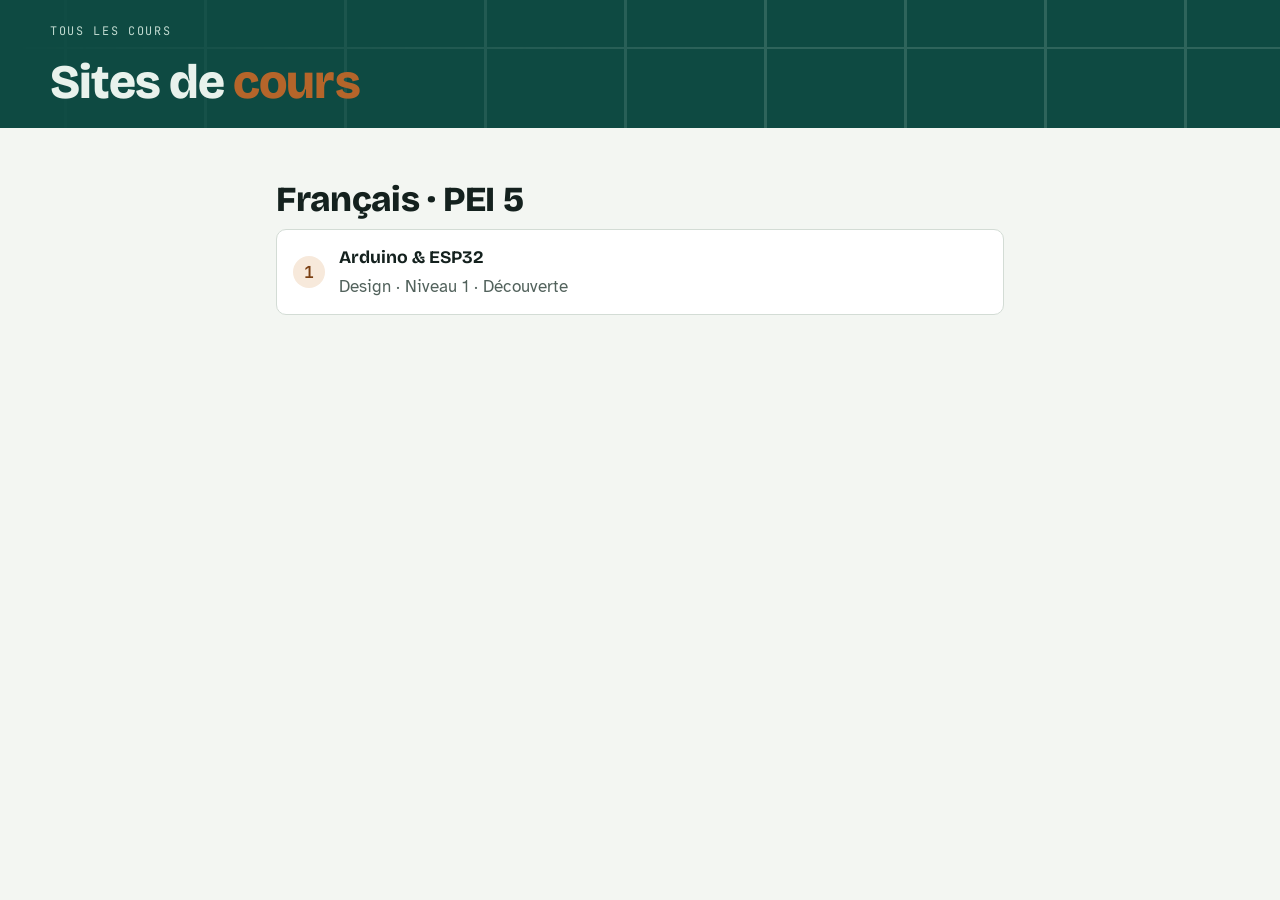
<file: index.html>
<!doctype html>
<html lang="fr">
<head>
<meta charset="utf-8">
<meta name="viewport" content="width=device-width,initial-scale=1">
<title>Sites de cours</title>
<link rel="preconnect" href="https://fonts.googleapis.com">
<link rel="preconnect" href="https://fonts.gstatic.com" crossorigin>
<link rel="stylesheet" href="https://fonts.googleapis.com/css2?family=Bricolage+Grotesque:opsz,wght@12..96,500;12..96,700;12..96,800&family=Atkinson+Hyperlegible:ital,wght@0,400;0,700;1,400&family=JetBrains+Mono:wght@400;600&display=swap">
<link rel="stylesheet" href="commun/base.css">
<link rel="stylesheet" href="commun/themes/circuit-imprime.css">
<link rel="stylesheet" href="commun/sommaire.css">
</head>
<body>
<header class="board"><div class="board-in"><p class="silk">Tous les cours</p><h1>Sites de <span>cours</span></h1></div></header>
<main class="sommaire">
  <h2>Français · PEI 5</h2>
  <ol class="etapes">
    <li><a href="fr/pei5/arduino-esp32/"><b>Arduino &amp; ESP32</b><span>Design · Niveau 1 · Découverte</span></a></li>
  </ol>
  <!-- Ajouter ici les autres niveaux et sites, puis une section « English » -->
</main>
</body>
</html>
</file>
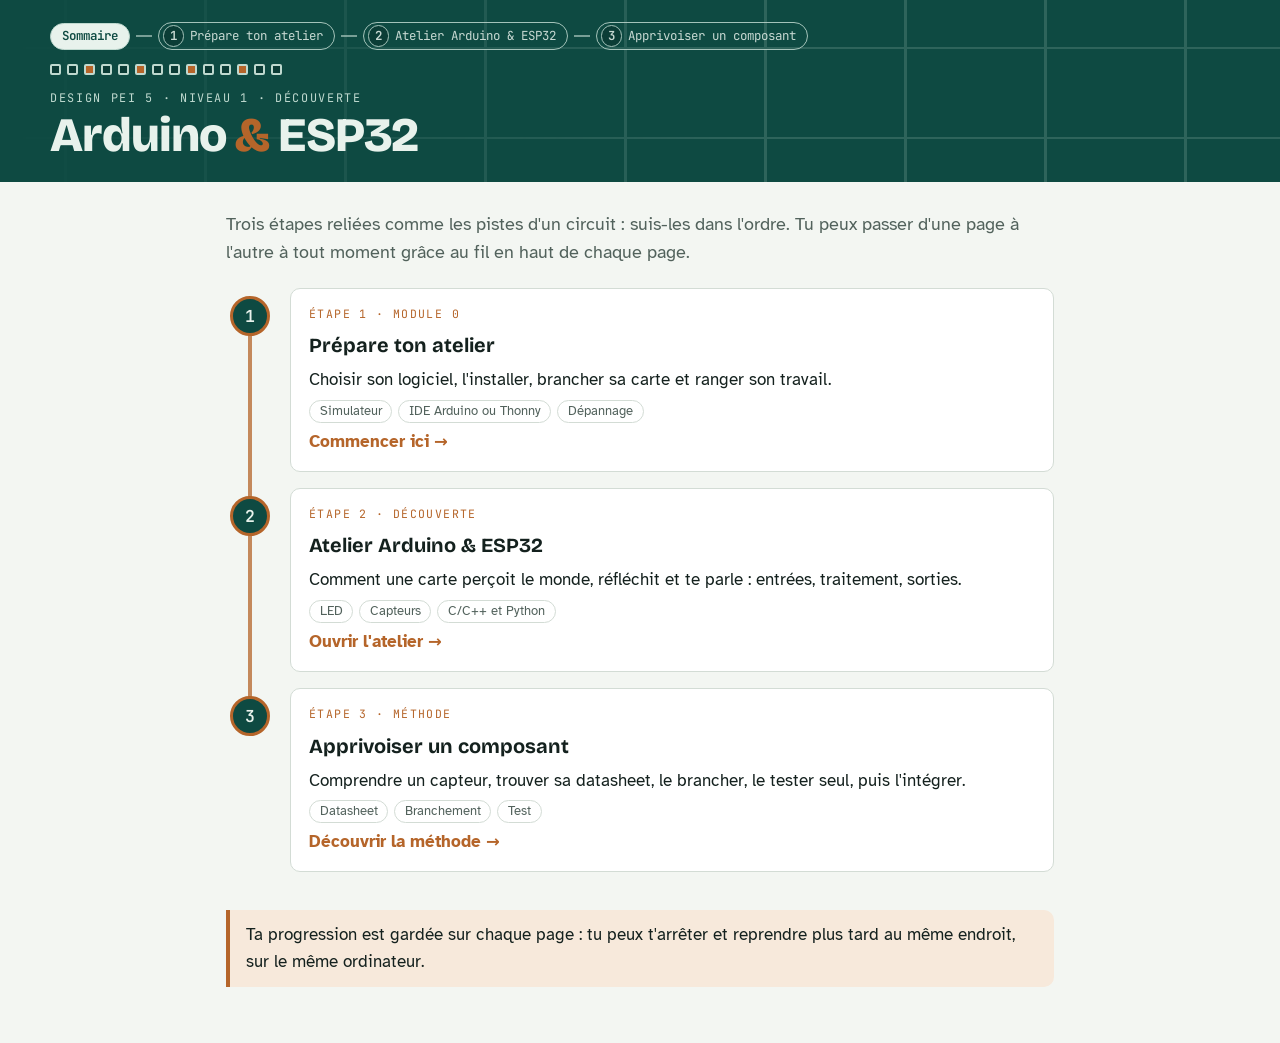
<file: fr/pei5/arduino-esp32/index.html>
<!doctype html>
<html lang="fr">
<head>
<meta charset="utf-8">
<meta name="viewport" content="width=device-width,initial-scale=1,viewport-fit=cover">
<title>Arduino &amp; ESP32 · Design PEI 5</title>
<link rel="preconnect" href="https://fonts.googleapis.com">
<link rel="preconnect" href="https://fonts.gstatic.com" crossorigin>
<link rel="stylesheet" href="https://fonts.googleapis.com/css2?family=Bricolage+Grotesque:opsz,wght@12..96,500;12..96,700;12..96,800&family=Atkinson+Hyperlegible:ital,wght@0,400;0,700;1,400&family=JetBrains+Mono:wght@400;600&display=swap">
<!-- Styles communs : à modifier une seule fois pour toutes les pages -->
<link rel="stylesheet" href="../../../commun/base.css">
<link rel="stylesheet" href="../../../commun/themes/circuit-imprime.css">
<link rel="stylesheet" href="../../../commun/parcours.css">
<!-- Intégrée dans Google Sites : le menu de Sites remplace le fil de parcours -->
<script>try{if(self!==top)document.documentElement.classList.add("integre")}catch(e){document.documentElement.classList.add("integre")}</script>
<style>
/* Page de liaison : les trois pages reliées par une piste de cuivre */
.hub{max-width:860px;margin:0 auto;padding:28px 16px 56px;display:grid;gap:22px}
.circuit{list-style:none;margin:0;padding:0;display:grid;gap:0;counter-reset:e}
.circuit li{counter-increment:e;display:grid;grid-template-columns:48px minmax(0,1fr);gap:16px}
.circuit .via{position:relative;display:flex;justify-content:center}
.circuit .via::before{content:"";position:absolute;top:0;bottom:0;width:4px;background:var(--copper);opacity:.75}
.circuit li:first-child .via::before{top:28px}
.circuit li:last-child .via::before{bottom:auto;height:28px}
.circuit .via span{position:relative;margin-top:8px;width:40px;height:40px;border-radius:50%;display:grid;place-items:center;background:var(--pcb);color:var(--pcb-ink);border:3px solid var(--copper);font-family:var(--f-mono);font-weight:600}
.circuit .via span::before{content:counter(e)}
.circuit a.card{display:grid;gap:6px;margin-bottom:16px;padding:16px 18px;background:var(--surface);border:1.5px solid var(--line);border-radius:var(--r);color:inherit;text-decoration:none;transition:border-color .2s,transform .2s}
.circuit a.card:hover{border-color:var(--copper);transform:translateX(3px)}
.circuit .card b{font-family:var(--f-display);font-size:1.25rem}
.circuit .card .etq{font-family:var(--f-mono);font-size:.72rem;letter-spacing:.12em;text-transform:uppercase;color:var(--copper)}
.circuit .card .tags{display:flex;gap:6px;flex-wrap:wrap}
.circuit .card .tags i{font-style:normal;font-size:.82rem;border:1px solid var(--line);border-radius:99px;padding:0 .6rem;color:var(--muted)}
.circuit .card .go{font-weight:700;color:var(--copper)}
.tip{border-left:4px solid var(--copper);background:var(--copper-soft);border-radius:0 var(--r) var(--r) 0;padding:12px 16px}
</style>
</head>
<body>
<header class="board">
  <div class="board-in">
    <nav class="fil" aria-label="Parcours du cours">
      <ol class="parcours">
        <li><a class="som" href="index.html" aria-current="page">Sommaire</a></li>
        <li><a href="Preparer-ton-atelier.html"><b>1</b><span class="t">Prépare ton atelier</span></a></li>
        <li><a href="Atelier-Arduino-ESP32.html"><b>2</b><span class="t">Atelier Arduino &amp; ESP32</span></a></li>
        <li><a href="Apprivoiser-un-composant.html"><b>3</b><span class="t">Apprivoiser un composant</span></a></li>
      </ol>
    </nav>
    <div class="pins" aria-hidden="true"><i></i><i></i><i></i><i></i><i></i><i></i><i></i><i></i><i></i><i></i><i></i><i></i><i></i><i></i></div>
    <div class="board-top">
      <div>
        <p class="silk">Design PEI 5 · Niveau 1 · Découverte</p>
        <h1>Arduino <span>&amp;</span> ESP32</h1>
      </div>
    </div>
  </div>
</header>

<main class="hub">
  <p class="lead">Trois étapes reliées comme les pistes d'un circuit : suis-les dans l'ordre. Tu peux passer d'une page à l'autre à tout moment grâce au fil en haut de chaque page.</p>
  <ol class="circuit">
    <li>
      <div class="via" aria-hidden="true"><span></span></div>
      <a class="card" href="Preparer-ton-atelier.html">
        <span class="etq">Étape 1 · Module 0</span>
        <b>Prépare ton atelier</b>
        <span>Choisir son logiciel, l'installer, brancher sa carte et ranger son travail.</span>
        <span class="tags"><i>Simulateur</i><i>IDE Arduino ou Thonny</i><i>Dépannage</i></span>
        <span class="go">Commencer ici →</span>
      </a>
    </li>
    <li>
      <div class="via" aria-hidden="true"><span></span></div>
      <a class="card" href="Atelier-Arduino-ESP32.html">
        <span class="etq">Étape 2 · Découverte</span>
        <b>Atelier Arduino &amp; ESP32</b>
        <span>Comment une carte perçoit le monde, réfléchit et te parle : entrées, traitement, sorties.</span>
        <span class="tags"><i>LED</i><i>Capteurs</i><i>C/C++ et Python</i></span>
        <span class="go">Ouvrir l'atelier →</span>
      </a>
    </li>
    <li>
      <div class="via" aria-hidden="true"><span></span></div>
      <a class="card" href="Apprivoiser-un-composant.html">
        <span class="etq">Étape 3 · Méthode</span>
        <b>Apprivoiser un composant</b>
        <span>Comprendre un capteur, trouver sa datasheet, le brancher, le tester seul, puis l'intégrer.</span>
        <span class="tags"><i>Datasheet</i><i>Branchement</i><i>Test</i></span>
        <span class="go">Découvrir la méthode →</span>
      </a>
    </li>
  </ol>
  <p class="tip">Ta progression est gardée sur chaque page : tu peux t'arrêter et reprendre plus tard au même endroit, sur le même ordinateur.</p>
</main>
</body>
</html>
</file>
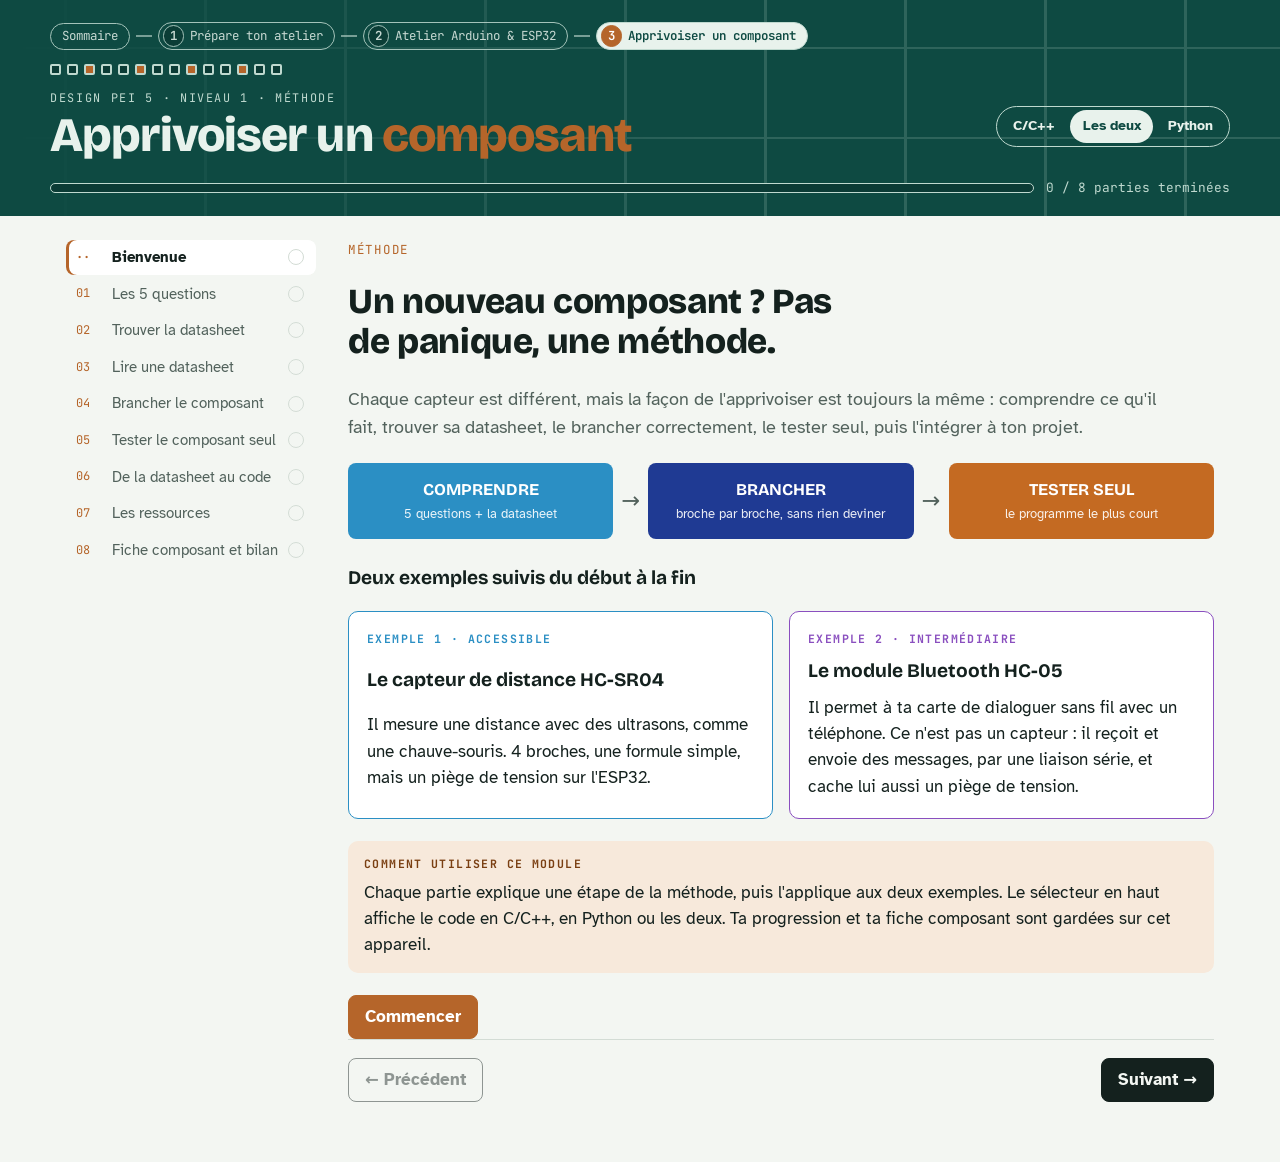
<file: fr/pei5/arduino-esp32/Apprivoiser-un-composant.html>
<!doctype html>
<html lang="fr">
<head>
<meta charset="utf-8">
<meta name="viewport" content="width=device-width,initial-scale=1,viewport-fit=cover">
<title>Apprivoiser un composant</title>
<link rel="preconnect" href="https://fonts.googleapis.com">
<link rel="preconnect" href="https://fonts.gstatic.com" crossorigin>
<link rel="stylesheet" href="https://fonts.googleapis.com/css2?family=Bricolage+Grotesque:opsz,wght@12..96,500;12..96,700;12..96,800&family=Atkinson+Hyperlegible:ital,wght@0,400;0,700;1,400&family=JetBrains+Mono:wght@400;600&display=swap">
<!-- Styles communs : à modifier une seule fois pour toutes les pages -->
<link rel="stylesheet" href="../../../commun/base.css">
<link rel="stylesheet" href="../../../commun/themes/circuit-imprime.css">
<link rel="stylesheet" href="../../../commun/parcours.css">
<!-- Intégrée dans Google Sites : le menu de Sites remplace le fil de parcours -->
<script>try{if(self!==top)document.documentElement.classList.add("integre")}catch(e){document.documentElement.classList.add("integre")}</script>
<style>
/* Ajouts du module méthode : mêmes jetons que l'atelier */
.steps{margin:0;padding-left:1.4rem;display:grid;gap:8px}
.steps li::marker{font-family:var(--f-mono);color:var(--copper);font-weight:600}
.kbd{font-family:var(--f-mono);font-size:.82em;border:1px solid var(--line);border-bottom-width:2px;border-radius:4px;padding:0 .35em;background:var(--paper)}
.ex{border:1.5px solid var(--line);border-radius:var(--r);background:var(--surface);padding:18px;display:grid;gap:12px;min-width:0}
.ex>.label{font-weight:700}
.ex.mid{border-color:#2B8FC4}.ex.mid>.label{color:#2B8FC4}
.ex.hard{border-color:#8A4FBF}.ex.hard>.label{color:#8A4FBF}
:root[data-theme="dark"] .ex.hard>.label{color:#C49AEB}
@media (prefers-color-scheme: dark){:root:not([data-theme="light"]) .ex.mid>.label{color:#7CC4EC}:root:not([data-theme="light"]) .ex.hard>.label{color:#C49AEB}}
.lvl-tag{display:inline-block;font-family:var(--f-mono);font-size:.7rem;letter-spacing:.08em;text-transform:uppercase;border-radius:99px;padding:.05rem .55rem;border:1px solid currentColor}
.zones{display:grid;gap:10px;grid-template-columns:repeat(auto-fit,minmax(200px,1fr))}
.zone{border-radius:8px;padding:12px;background:var(--paper);border:1px solid var(--line);display:grid;gap:4px;align-content:start}
.zone b{font-family:var(--f-display)}
.zone .n{font-family:var(--f-mono);font-size:.75rem;color:var(--copper)}
.wire{display:grid;gap:10px;grid-template-columns:repeat(auto-fit,minmax(210px,1fr))}
.fiche{display:grid;gap:12px;grid-template-columns:repeat(auto-fit,minmax(230px,1fr))}
.fiche input,.fiche select,.fiche textarea{width:100%}
textarea{font:inherit;padding:.4rem .6rem;border:1.5px solid var(--line);border-radius:8px;background:var(--paper);color:var(--ink);min-height:70px;resize:vertical}
.board-top a.back{color:var(--pcb-ink);font-size:.86rem;text-decoration:none;border-bottom:1px solid var(--silk)}
.res{display:grid;gap:10px}
.res a{font-weight:700}
@media print{.board,.rail,.foot-nav,.lang,.no-print{display:none!important}.wrap{display:block}section.mod{display:none!important}#m8{display:grid!important}#m8 .quiz,#m8 h3.qz{display:none}}
</style>
</head>
<body>
<header class="board">
  <div class="board-in">
    <nav class="fil" aria-label="Parcours du cours">
      <ol class="parcours">
        <li><a class="som" href="index.html">Sommaire</a></li>
        <li><a href="Preparer-ton-atelier.html"><b>1</b><span class="t">Prépare ton atelier</span></a></li>
        <li><a href="Atelier-Arduino-ESP32.html"><b>2</b><span class="t">Atelier Arduino &amp; ESP32</span></a></li>
        <li><a href="Apprivoiser-un-composant.html" aria-current="page"><b>3</b><span class="t">Apprivoiser un composant</span></a></li>
      </ol>
    </nav>
    <div class="pins" aria-hidden="true"><i></i><i></i><i></i><i></i><i></i><i></i><i></i><i></i><i></i><i></i><i></i><i></i><i></i><i></i></div>
    <div class="board-top">
      <div>
        <p class="silk">Design PEI 5 · Niveau 1 · Méthode</p>
        <h1>Apprivoiser un <span>composant</span></h1>
      </div>
      <div class="lang" role="group" aria-label="Langage affiché">
        <button id="lang-cpp" data-lang="cpp" aria-pressed="false">C/C++</button>
        <button id="lang-both" data-lang="both" aria-pressed="true">Les deux</button>
        <button id="lang-py" data-lang="py" aria-pressed="false">Python</button>
      </div>
    </div>
    <div class="meter"><div class="bar" aria-hidden="true"><b id="meter-bar"></b></div><span id="meter-txt">0 / 8 parties terminées</span></div>
  </div>
</header>

<div class="wrap">
  <nav class="rail" id="rail" aria-label="Parties de la méthode"></nav>
  <main id="main">

<!-- ================= ACCUEIL ================= -->
<section class="mod" id="accueil" data-title="Bienvenue">
  <p class="eyebrow">Méthode</p>
  <h2>Un nouveau composant ? Pas de panique, une méthode.</h2>
  <p class="lead">Chaque capteur est différent, mais la façon de l'apprivoiser est toujours la même : comprendre ce qu'il fait, trouver sa datasheet, le brancher correctement, le tester seul, puis l'intégrer à ton projet.</p>
  <div class="ets" aria-label="Comprendre, brancher, tester">
    <div style="background:#2B8FC4">COMPRENDRE<small>5 questions + la datasheet</small></div><span class="arrow">→</span>
    <div style="background:#1F3A93">BRANCHER<small>broche par broche, sans rien deviner</small></div><span class="arrow">→</span>
    <div style="background:#C46A22">TESTER SEUL<small>le programme le plus court</small></div>
  </div>
  <h3>Deux exemples suivis du début à la fin</h3>
  <div class="grid2">
    <div class="ex mid"><span class="label">Exemple 1 · accessible</span><h3 style="margin:0">Le capteur de distance HC-SR04</h3><p>Il mesure une distance avec des ultrasons, comme une chauve-souris. 4 broches, une formule simple, mais un piège de tension sur l'ESP32.</p></div>
    <div class="ex hard"><span class="label">Exemple 2 · intermédiaire</span><h3 style="margin:0">Le module Bluetooth HC-05</h3><p>Il permet à ta carte de dialoguer sans fil avec un téléphone. Ce n'est pas un capteur : il reçoit et envoie des messages, par une liaison série, et cache lui aussi un piège de tension.</p></div>
  </div>
  <div class="note tip"><span class="label">Comment utiliser ce module</span><p>Chaque partie explique une étape de la méthode, puis l'applique aux deux exemples. Le sélecteur en haut affiche le code en C/C++, en Python ou les deux. Ta progression et ta fiche composant sont gardées sur cet appareil.</p></div>
  <div class="row"><button class="btn copper" data-go="next">Commencer</button></div>
</section>

<!-- ================= 1 LES 5 QUESTIONS ================= -->
<section class="mod" id="m1" data-title="Les 5 questions" hidden>
  <p class="eyebrow">Partie 1</p>
  <h2>La démarche en 5 questions</h2>
  <p class="lead">Avant de brancher quoi que ce soit, réponds à ces cinq questions. Si tu ne sais pas répondre à l'une d'elles, c'est que tu dois encore lire la datasheet.</p>
  <div class="scroll"><table class="t">
    <thead><tr><th>Question</th><th>Pourquoi c'est important</th><th>HC-SR04</th><th>HC-05</th></tr></thead>
    <tbody>
      <tr><td>1. Que fait-il ?</td><td>Savoir ce qu'il mesure ou commande, et dans quelle unité.</td><td>Mesure une distance, de 2 à 400 cm</td><td>Échange des messages sans fil avec un téléphone, jusqu'à 10 m environ</td></tr>
      <tr><td>2. Entrée ou sortie ?</td><td>Une entrée informe la carte, une sortie est commandée par elle.</td><td>Entrée (capteur), mais la carte doit aussi lui envoyer un signal (Trig)</td><td>Les deux : il reçoit des messages et en envoie</td></tr>
      <tr><td>3. Numérique, analogique ou bus ?</td><td>Détermine la broche à utiliser et la façon de lire la valeur.</td><td>Numérique : on mesure la durée d'une impulsion</td><td>Liaison série : TX et RX, comme au module 7 de l'atelier</td></tr>
      <tr><td>4. Quelle tension ?</td><td>Une mauvaise tension peut détruire le composant ou la carte.</td><td><b>5 V</b> (attention avec l'ESP32 en 3,3 V)</td><td><b>5 V</b> pour l'alimentation, mais <b>3,3 V</b> pour les signaux</td></tr>
      <tr><td>5. Comment le brancher ?</td><td>Savoir quelle broche du composant va sur quelle broche de la carte.</td><td>VCC, Trig, Echo, GND</td><td>VCC, GND, TXD, RXD</td></tr>
    </tbody></table></div>
  <div class="lab">
    <p class="label">Labo · Entraîne-toi sur d'autres composants</p>
    <p>Pour chaque composant, indique comment la carte lit ou commande sa valeur.</p>
    <div class="sort" id="sort1"></div>
    <p id="sort1-res" class="score" aria-live="polite"></p>
  </div>
  <div class="note tip"><span class="label">Le savais-tu ?</span><p>Le même composant existe souvent seul (la <b>puce</b>) ou soudé sur une petite carte (le <b>module</b>). Le module ajoute des composants utiles : régulateur de tension, résistances, connecteur. Tu achètes presque toujours un module : c'est sa documentation qu'il faut lire en plus de celle de la puce.</p></div>
  <div class="note py"><span class="label">Une 6ᵉ question : ma carte le fait-elle déjà ?</span><p>L'ESP32 a le <b>Wi-Fi et le Bluetooth intégrés</b> : pas besoin de module, c'est l'objet du niveau 4. Le HC-05 sert surtout à donner le Bluetooth à un Arduino Uno. Avant d'acheter un module, vérifie toujours dans le tableau des caractéristiques de ta carte.</p></div>
</section>

<!-- ================= 2 TROUVER LA DATASHEET ================= -->
<section class="mod" id="m2" data-title="Trouver la datasheet" hidden>
  <p class="eyebrow">Partie 2</p>
  <h2>Trouver la bonne datasheet</h2>
  <p class="lead">La datasheet (fiche technique) est la carte d'identité du composant, écrite par son fabricant. En général en anglais, souvent longue, mais c'est la seule source sûre.</p>
  <div class="panel">
    <p class="label" style="color:var(--copper)">La méthode</p>
    <ol class="steps">
      <li><b>Lis la référence</b> imprimée sur le composant ou sur son module, à la loupe si besoin. C'est elle qu'on cherche, pas le nom donné par le vendeur.</li>
      <li><b>Cherche</b> « référence + datasheet », par exemple <code>HC-05 datasheet</code>.</li>
      <li><b>Préfère</b> le site du fabricant, puis les grands distributeurs de composants (Mouser, DigiKey, LCSC), qui donnent le document officiel.</li>
      <li><b>Cherche aussi la page du module</b> chez le vendeur ou chez Adafruit et SparkFun : elle donne le brochage du module et des exemples.</li>
      <li><b>Vérifie</b> que le document parle bien de ta référence exacte, et enregistre-le en PDF dans le dossier de ton projet.</li>
    </ol>
  </div>
  <div class="grid2">
    <div class="ex mid"><span class="label">HC-SR04</span>
      <p>Référence imprimée au dos du module. C'est un composant générique : il n'a <b>pas de fabricant unique</b>, et sa « datasheet » est une fiche de 3 pages diffusée par les distributeurs.</p>
      <p><b>Piège :</b> il existe un <b>HC-SR04P</b> (ou « 3,3 V ») qui fonctionne de 3 à 5,5 V. Même look, mais pas le même branchement possible. Regarde bien la référence.</p></div>
    <div class="ex hard"><span class="label">HC-05</span>
      <p>Lui aussi est un module générique, construit autour d'une puce Bluetooth. Sa datasheet décrit le module et ses commandes ; la page du vendeur précise la tension acceptée.</p>
      <p><b>Pièges :</b> le <b>HC-06</b> lui ressemble (4 broches, moins de réglages) et le <b>HM-10</b> utilise un autre Bluetooth (BLE). Regarde la référence imprimée au dos.</p></div>
  </div>
  <div class="note trap"><span class="label">Attention, piège</span><p>Méfie-toi des sites qui recopient des datasheets au milieu de publicités et de boutons « Télécharger » : le fichier peut être faux ou d'une autre version. Un PDF qui porte le logo du fabricant est la bonne source.</p></div>
  <h3>Quiz</h3>
  <div class="quiz" data-quiz="m2"></div>
</section>

<!-- ================= 3 LIRE ================= -->
<section class="mod" id="m3" data-title="Lire une datasheet" hidden>
  <p class="eyebrow">Partie 3</p>
  <h2>Lire une datasheet sans tout lire</h2>
  <p class="lead">Personne ne lit une datasheet de la première à la dernière page. Pour démarrer, quatre zones suffisent. Le reste servira plus tard.</p>
  <div class="zones">
    <div class="zone"><span class="n">ZONE 1</span><b>Description</b><span>« Features », « General description ». Ce que fait le composant, en une page.</span></div>
    <div class="zone"><span class="n">ZONE 2</span><b>Brochage</b><span>« Pin configuration », « Pin description ». Le nom et le rôle de chaque broche.</span></div>
    <div class="zone"><span class="n">ZONE 3</span><b>Valeurs électriques</b><span>« Electrical characteristics », « Absolute maximum ratings ». Les tensions et courants à respecter, et les limites à ne jamais dépasser.</span></div>
    <div class="zone"><span class="n">ZONE 4</span><b>Utilisation</b><span>« Typical application », « Timing diagram ». Un schéma de câblage ou la façon de dialoguer avec lui.</span></div>
  </div>
  <div class="grid2">
    <div class="ex mid"><span class="label">HC-SR04 · ce qu'on y lit</span>
      <div class="prose"><ul>
        <li><b>Zone 1 :</b> mesure de 2 cm à 4 m, angle de mesure d'environ 15°.</li>
        <li><b>Zone 2 :</b> VCC, Trig (déclenchement), Echo (réponse), GND.</li>
        <li><b>Zone 3 :</b> alimentation <b>5 V</b>, environ 15 mA. La broche Echo renvoie donc du 5 V.</li>
        <li><b>Zone 4 :</b> une impulsion de 10 µs sur Trig, puis Echo reste à l'état haut pendant le trajet aller-retour du son.</li>
      </ul></div></div>
    <div class="ex hard"><span class="label">HC-05 · ce qu'on y lit</span>
      <div class="prose"><ul>
        <li><b>Zone 1 :</b> Bluetooth classique, profil « port série » (SPP), portée d'environ 10 m.</li>
        <li><b>Zone 2 :</b> VCC, GND, TXD (il émet), RXD (il reçoit). Les broches EN et STATE servent plus tard.</li>
        <li><b>Zone 3 :</b> le module s'alimente en 5 V grâce à son régulateur, mais ses <b>signaux sont en 3,3 V</b> : RXD ne doit pas recevoir 5 V.</li>
        <li><b>Zone 4 :</b> 9600 bauds par défaut, code d'appairage <code>1234</code> (parfois <code>0000</code>), et ce que signifie le clignotement de sa LED.</li>
      </ul></div></div>
  </div>
  <div class="note py"><span class="label">Astuce pour l'anglais</span><p>Les mots qui reviennent le plus : <i>supply voltage</i> (tension d'alimentation), <i>current</i> (courant), <i>pin</i> (broche), <i>pull-up</i> (résistance de tirage), <i>typical</i> (valeur habituelle), <i>max</i> (à ne pas dépasser). Un traducteur en ligne fait le reste.</p></div>
  <div class="lab">
    <p class="label">Labo · Dans quelle zone chercher ?</p>
    <div class="sort" id="sort3"></div>
    <p id="sort3-res" class="score" aria-live="polite"></p>
  </div>
  <h3>Quiz</h3>
  <div class="quiz" data-quiz="m3"></div>
</section>

<!-- ================= 4 BRANCHER ================= -->
<section class="mod" id="m4" data-title="Brancher le composant" hidden>
  <p class="eyebrow">Partie 4</p>
  <h2>Brancher à partir de la datasheet</h2>
  <p class="lead">On ne branche jamais « au hasard » ou « comme sur la photo ». On relie chaque broche du composant à une broche de la carte en sachant pourquoi.</p>
  <div class="panel">
    <p class="label" style="color:var(--copper)">La méthode, carte débranchée</p>
    <ol class="steps">
      <li><b>L'alimentation :</b> relie VCC (ou VIN) à la tension lue en zone 3, et GND à GND. GND est commun à tout le montage.</li>
      <li><b>Le signal :</b> relie chaque broche de données à une broche libre de la carte, du bon type (numérique, analogique, SDA/SCL).</li>
      <li><b>La tension des signaux :</b> un signal de 5 V ne doit jamais arriver sur une broche de l'ESP32 (3,3 V maximum).</li>
      <li><b>Les résistances :</b> une LED en a toujours besoin, un bouton aussi (ou la résistance interne <code>INPUT_PULLUP</code>). La datasheet ou le guide du module dit s'il en faut d'autres.</li>
      <li><b>Note ton câblage</b> dans un tableau, ou dessine-le dans Wokwi ou Tinkercad avant de le réaliser.</li>
    </ol>
  </div>
  <h3>Le câblage des deux exemples</h3>
  <div class="grid2">
    <div class="ex mid"><span class="label">HC-SR04</span>
      <div class="scroll"><table class="t" style="min-width:0">
        <thead><tr><th>Broche</th><th>Arduino Uno</th><th>ESP32</th></tr></thead>
        <tbody>
          <tr><td>VCC</td><td>5V</td><td>VIN (5 V de l'USB)</td></tr>
          <tr><td>Trig</td><td>9</td><td>GPIO 5</td></tr>
          <tr><td>Echo</td><td>10</td><td>GPIO 18 <b>via un pont diviseur</b></td></tr>
          <tr><td>GND</td><td>GND</td><td>GND</td></tr>
        </tbody></table></div>
      <p>Sur l'Uno, tout est en 5 V : on relie directement. Sur l'ESP32, Echo renvoie 5 V : il faut l'abaisser à 3,3 V avec deux résistances.</p></div>
    <div class="ex hard"><span class="label">HC-05</span>
      <div class="scroll"><table class="t" style="min-width:0">
        <thead><tr><th>Broche</th><th>Arduino Uno</th><th>ESP32</th></tr></thead>
        <tbody>
          <tr><td>VCC</td><td>5V</td><td>VIN (5 V de l'USB)</td></tr>
          <tr><td>GND</td><td>GND</td><td>GND</td></tr>
          <tr><td>TXD</td><td>10 (RX logiciel)</td><td>GPIO 16 (RX2)</td></tr>
          <tr><td>RXD</td><td>11 <b>via un pont diviseur</b></td><td>GPIO 17 (TX2), en direct</td></tr>
        </tbody></table></div>
      <p>On <b>croise</b> : TXD du module va sur une broche qui reçoit, RXD sur une broche qui émet. Sur l'Uno, la broche 11 émet du 5 V : le même pont diviseur que pour le HC-SR04 protège RXD. L'ESP32 émet déjà en 3,3 V.</p></div>
  </div>
  <div class="lab">
    <p class="label">Calculatrice · Le pont diviseur de tension</p>
    <p>Deux résistances en série divisent la tension : signal 5 V → R1 → broche 3,3 V → R2 → GND. La broche reçoit <code>5 V × R2 / (R1 + R2)</code>. Il sert pour Echo du HC-SR04 vers l'ESP32, et pour RXD du HC-05 depuis l'Uno. Trouve un couple qui donne entre 3 et 3,3 V.</p>
    <div class="grid2">
      <div class="field"><label for="d-r1">R1 (côté signal 5 V)</label><select id="d-r1"><option>470</option><option selected>1000</option><option>2000</option><option>4700</option></select></div>
      <div class="field"><label for="d-r2">R2 (côté GND)</label><select id="d-r2"><option>470</option><option>1000</option><option selected>1000</option><option>2000</option><option>4700</option><option>10000</option></select></div>
    </div>
    <div class="grid3">
      <div class="stat"><span>Tension sur la broche</span><b id="d-v"></b><span>sur 5 V en entrée</span></div>
      <div class="stat"><span>Verdict pour l'ESP32</span><b id="d-ok"></b><span id="d-why"></span></div>
    </div>
  </div>
  <div class="lab">
    <p class="label">Labo · Câble le HC-SR04 sur l'ESP32</p>
    <p>Choisis où va chaque broche du capteur, puis vérifie.</p>
    <div class="wire" id="wire"></div>
    <div class="row"><button class="btn" id="wire-check">Vérifier mon câblage</button></div>
    <div id="wire-res" aria-live="polite"></div>
  </div>
  <div class="note trap"><span class="label">Attention, piège</span><p>Inverser VCC et GND peut détruire un capteur en une seconde. Avant de brancher l'USB, suis chaque fil du doigt, de la datasheet jusqu'à la carte.</p></div>
  <h3>Quiz</h3>
  <div class="quiz" data-quiz="m4"></div>
</section>

<!-- ================= 5 TESTER SEUL ================= -->
<section class="mod" id="m5" data-title="Tester le composant seul" hidden>
  <p class="eyebrow">Partie 5</p>
  <h2>Valider le composant tout seul</h2>
  <p class="lead">Un nouveau composant se teste <b>seul</b>, sur un montage minimal, avec le programme le plus court possible. Si ça ne marche pas, il n'y a que trois suspects : le composant, le câblage ou ce petit programme.</p>
  <div class="lab">
    <p class="label">Checklist · Avant de mettre sous tension</p>
    <div id="pre"></div>
    <p id="pre-res" class="score" aria-live="polite"></p>
  </div>
  <div class="panel">
    <p class="label" style="color:var(--copper)">La méthode du test seul</p>
    <ol class="steps">
      <li><b>Teste la carte d'abord</b> avec Blink : si la LED clignote, la carte, le câble et le logiciel vont bien.</li>
      <li><b>Branche uniquement le nouveau composant</b>, rien d'autre.</li>
      <li><b>Lance un programme minimal</b> qui affiche la valeur brute au moniteur série ou dans la console.</li>
      <li><b>Compare à une valeur connue</b> : ta main à 10 cm, la température de la pièce.</li>
      <li><b>Seulement ensuite</b>, intègre le composant à ton projet, une nouveauté à la fois.</li>
    </ol>
  </div>
  <div class="grid2">
    <div class="ex mid"><span class="label">HC-SR04 · test seul</span>
      <p>Le programme minimal de la partie 6 affiche la distance deux fois par seconde.</p>
      <div class="prose"><ul>
        <li><b>Attendu :</b> main à 10 cm → environ 10 cm ; vers le plafond → une grande valeur stable.</li>
        <li><b>Toujours 0 ou « pas d'écho » :</b> Trig et Echo inversés, ou pont diviseur mal câblé.</li>
        <li><b>Valeurs qui sautent :</b> objet trop petit, trop mou (un tissu absorbe le son) ou hors de l'angle de 15°.</li>
      </ul></div></div>
    <div class="ex hard"><span class="label">HC-05 · test seul en trois temps</span>
      <div class="prose"><ol class="steps">
        <li><b>Sa LED :</b> un clignotement rapide veut dire qu'il est alimenté et attend un téléphone.</li>
        <li><b>L'appairage :</b> sur un téléphone Android, appaire « HC-05 » (code <code>1234</code>), puis ouvre une application de terminal Bluetooth série. La LED clignote alors lentement.</li>
        <li><b>Le pont série :</b> avec le programme ci-dessous, ce que tu tapes sur le téléphone s'affiche au moniteur série, et inversement.</li>
      </ol></div>
      <p><b>Rien ne s'affiche :</b> TXD et RXD non croisés, ou vitesse différente de 9600 bauds.</p></div>
  </div>
  <h3>Le programme de test du HC-05 : un pont série</h3>
  <div class="code-pair">
    <figure class="code" data-l="cpp"><figcaption><button>Copier</button></figcaption><pre>#include &lt;SoftwareSerial.h&gt;

SoftwareSerial bt(10, 11);           // RX, TX vers le HC-05 (Uno)

void setup() {
  Serial.begin(9600);                // le moniteur série
  bt.begin(9600);                    // le HC-05
  Serial.println("Prêt : connecte ton téléphone");
}

void loop() {
  if (bt.available()) {              // téléphone → moniteur
    Serial.write(bt.read());
  }
  if (Serial.available()) {          // moniteur → téléphone
    bt.write(Serial.read());
  }
}</pre></figure>
    <figure class="code" data-l="py"><figcaption><button>Copier</button></figcaption><pre>from machine import UART
import time

bt = UART(2, baudrate=9600, tx=17, rx=16)   # vers le HC-05
bt.write("Bonjour depuis l'ESP32\n")

while True:
    if bt.any():                     # le téléphone a écrit ?
        print("Reçu :", bt.read())
    time.sleep(0.1)</pre></figure>
  </div>
  <div class="note tip"><span class="label">Valider sans matériel</span><p>Wokwi propose le HC-SR04 dans sa liste de composants : tu peux y tester ton câblage et ton programme avant de toucher un fil. Pour un composant absent du simulateur, compare ton montage au schéma d'un guide fiable (partie 7).</p></div>
  <h3>Quiz</h3>
  <div class="quiz" data-quiz="m5"></div>
</section>

<!-- ================= 6 CODE ================= -->
<section class="mod" id="m6" data-title="De la datasheet au code" hidden>
  <p class="eyebrow">Partie 6</p>
  <h2>De la datasheet au code</h2>
  <p class="lead">Deux cas fréquents : tu traduis la datasheet en quelques lignes (HC-SR04), ou tu réutilises un outil que tu connais déjà, ici la liaison série (HC-05). Pour les composants plus complexes, on utilise une <b>bibliothèque</b> écrite par d'autres.</p>
  <div class="ex mid"><span class="label">HC-SR04 · on code soi-même</span>
    <p>Zone 4 de la datasheet : une impulsion de 10 µs sur Trig, puis Echo reste haut pendant l'aller-retour du son. Le son parcourt 0,034 cm par microseconde, et on divise par 2 pour n'avoir que l'aller :</p>
    <p style="font-family:var(--f-mono);font-weight:600">distance (cm) = durée (µs) × 0,034 / 2</p>
    <div class="code-pair">
      <figure class="code" data-l="cpp"><figcaption><button>Copier</button></figcaption><pre>const int TRIG = 9;                  // ESP32 : 5
const int ECHO = 10;                 // ESP32 : 18 (via le pont diviseur)

void setup() {
  pinMode(TRIG, OUTPUT);
  pinMode(ECHO, INPUT);
  Serial.begin(9600);
}

void loop() {
  digitalWrite(TRIG, LOW);           // impulsion de 10 µs
  delayMicroseconds(2);
  digitalWrite(TRIG, HIGH);
  delayMicroseconds(10);
  digitalWrite(TRIG, LOW);
  long duree = pulseIn(ECHO, HIGH, 30000);   // en µs, 30 ms max
  float distance = duree * 0.034 / 2;
  Serial.print("Distance : ");
  Serial.print(distance);
  Serial.println(" cm");
  delay(500);
}</pre></figure>
      <figure class="code" data-l="py"><figcaption><button>Copier</button></figcaption><pre>from machine import Pin, time_pulse_us
import time

trig = Pin(5, Pin.OUT)
echo = Pin(18, Pin.IN)               # via le pont diviseur

while True:
    trig.value(0)                    # impulsion de 10 µs
    time.sleep_us(2)
    trig.value(1)
    time.sleep_us(10)
    trig.value(0)
    duree = time_pulse_us(echo, 1, 30000)   # en µs, 30 ms max
    if duree &gt; 0:
        print("Distance :", duree * 0.034 / 2, "cm")
    else:
        print("Pas d'écho")
    time.sleep(0.5)</pre></figure>
    </div>
  </div>
  <div class="ex hard"><span class="label">HC-05 · on réutilise la liaison série</span>
    <p>Pour la carte, le HC-05 est un simple <b>port série sans fil</b> : ce que le téléphone envoie arrive comme des caractères, exactement comme au module 7 de l'atelier. Ce programme allume la LED quand on envoie <code>1</code> et l'éteint avec <code>0</code>.</p>
    <div class="code-pair">
      <figure class="code" data-l="cpp"><figcaption><button>Copier</button></figcaption><pre>#include &lt;SoftwareSerial.h&gt;

SoftwareSerial bt(10, 11);           // RX, TX (Uno)

void setup() {
  pinMode(13, OUTPUT);
  Serial.begin(9600);
  bt.begin(9600);
}

void loop() {
  if (bt.available()) {
    char c = bt.read();              // un caractère reçu
    Serial.println(c);               // pour vérifier au moniteur
    if (c == '1') {
      digitalWrite(13, HIGH);
      bt.println("LED allumée");     // réponse au téléphone
    }
    if (c == '0') {
      digitalWrite(13, LOW);
      bt.println("LED éteinte");
    }
  }
}</pre></figure>
      <figure class="code" data-l="py"><figcaption><button>Copier</button></figcaption><pre>from machine import UART, Pin
import time

led = Pin(2, Pin.OUT)
bt = UART(2, baudrate=9600, tx=17, rx=16)

while True:
    if bt.any():
        msg = bt.read().strip()      # par exemple b'1'
        print("Reçu :", msg)
        if msg == b"1":
            led.value(1)
            bt.write("LED allumée\n")   # réponse au téléphone
        elif msg == b"0":
            led.value(0)
            bt.write("LED éteinte\n")
    time.sleep(0.1)</pre></figure>
    </div>
    <p class="only-cpp" style="color:var(--muted)">Sur l'ESP32 en C/C++, le Bluetooth est intégré : on utiliserait plutôt la bibliothèque BluetoothSerial fournie avec le paquet ESP32, sans module.</p>
  </div>
  <div class="note tip"><span class="label">Choisir une bibliothèque</span><p>Préfère celle du fabricant du module ou d'un grand nom (Adafruit, SparkFun), récente et avec des exemples. Ouvre toujours son <b>exemple</b> (Fichier › Exemples dans l'IDE Arduino) avant d'écrire ton propre code.</p></div>
  <h3>Quiz</h3>
  <div class="quiz" data-quiz="m6"></div>
</section>

<!-- ================= 7 RESSOURCES ================= -->
<section class="mod" id="m7" data-title="Les ressources" hidden>
  <p class="eyebrow">Partie 7</p>
  <h2>Les ressources incontournables</h2>
  <p class="lead">Quand tu bloques, ne cherche pas au hasard. Selon ta question, il y a un bon endroit où chercher.</p>
  <div class="scroll"><table class="t">
    <thead><tr><th>Je cherche…</th><th>Où chercher</th><th>Pourquoi</th></tr></thead>
    <tbody>
      <tr><td>La datasheet d'un composant</td><td>Le site du fabricant, puis <a href="https://www.mouser.fr" target="_blank" rel="noopener">Mouser</a>, <a href="https://www.digikey.fr" target="_blank" rel="noopener">DigiKey</a>, <a href="https://www.lcsc.com" target="_blank" rel="noopener">LCSC</a></td><td>Le document officiel, dans sa dernière version.</td></tr>
      <tr><td>Les broches de l'Arduino</td><td><a href="https://docs.arduino.cc" target="_blank" rel="noopener">docs.arduino.cc</a></td><td>Le brochage officiel de chaque carte Arduino.</td></tr>
      <tr><td>Les broches de l'ESP32</td><td><a href="https://docs.espressif.com" target="_blank" rel="noopener">docs.espressif.com</a> et l'article « ESP32 Pinout Reference » de <a href="https://randomnerdtutorials.com" target="_blank" rel="noopener">Random Nerd Tutorials</a></td><td>Quelles broches utiliser, et lesquelles éviter.</td></tr>
      <tr><td>Un guide de câblage pas à pas</td><td><a href="https://randomnerdtutorials.com" target="_blank" rel="noopener">Random Nerd Tutorials</a>, <a href="https://learn.adafruit.com" target="_blank" rel="noopener">Adafruit Learn</a>, les « Hookup Guides » de <a href="https://learn.sparkfun.com" target="_blank" rel="noopener">SparkFun</a></td><td>Schémas et code testés, souvent en C/C++ et en MicroPython.</td></tr>
      <tr><td>Une fonction du langage Arduino</td><td><a href="https://docs.arduino.cc/language-reference/" target="_blank" rel="noopener">Référence du langage Arduino</a></td><td>Chaque fonction expliquée, avec un exemple.</td></tr>
      <tr><td>Une fonction MicroPython</td><td><a href="https://docs.micropython.org/en/latest/esp32/quickref.html" target="_blank" rel="noopener">Référence rapide ESP32 de MicroPython</a></td><td>Broches, I2C, PWM, Wi-Fi : tout sur une page.</td></tr>
      <tr><td>Vérifier un montage sans matériel</td><td><a href="https://wokwi.com" target="_blank" rel="noopener">Wokwi</a> (ESP32 et Uno), <a href="https://www.tinkercad.com" target="_blank" rel="noopener">Tinkercad</a> (Uno)</td><td>Tester câblage et code sans rien risquer.</td></tr>
      <tr><td>Demander de l'aide</td><td><a href="https://forum.arduino.cc" target="_blank" rel="noopener">forum.arduino.cc</a>, section en français</td><td>Une grande communauté qui répond vite.</td></tr>
    </tbody></table></div>
  <div class="panel">
    <p class="label" style="color:var(--copper)">Bien poser sa question sur un forum</p>
    <ol class="steps">
      <li>Cherche d'abord si la question a déjà été posée, avec le message d'erreur exact.</li>
      <li>Donne la <b>carte</b>, le <b>composant</b> (référence exacte) et le <b>logiciel</b> utilisés.</li>
      <li>Joins une <b>photo nette du montage</b> ou un schéma (une capture de Wokwi convient).</li>
      <li>Colle ton <b>code complet</b> dans un bloc de code, et le <b>message d'erreur</b> complet.</li>
      <li>Explique ce que tu attendais, ce qui se passe à la place, et ce que tu as déjà essayé.</li>
    </ol>
  </div>
  <div class="note trap"><span class="label">Attention, piège</span><p>Une vidéo ou un article sans schéma ni référence exacte du composant est peu fiable. Vérifie toujours le brochage d'un guide avec la datasheet : deux modules qui se ressemblent n'ont pas forcément les broches dans le même ordre.</p></div>
  <div class="row"><button class="btn copper" id="m7-done">J'ai noté mes ressources</button></div>
</section>

<!-- ================= 8 BILAN ================= -->
<section class="mod" id="m8" data-title="Fiche composant et bilan" hidden>
  <p class="eyebrow">Partie 8 · Bilan</p>
  <h2>Ma fiche composant</h2>
  <p class="lead">Remplis cette fiche pour chaque nouveau composant. Elle résume la méthode et devient ton aide-mémoire. Elle est gardée sur cet appareil, et tu peux l'imprimer.</p>
  <div class="panel">
    <div class="row no-print"><span style="color:var(--muted)">Remplir avec un exemple :</span><button class="btn ghost" data-fill="hc">HC-SR04</button><button class="btn ghost" data-fill="bt">HC-05</button><button class="btn ghost" data-fill="">Vider</button></div>
    <div class="fiche" id="fiche"></div>
    <div class="row no-print"><button class="btn" id="f-print">Imprimer la fiche</button></div>
  </div>
  <h3 class="qz">Quiz final</h3>
  <div class="quiz" data-quiz="m8"></div>
  <div class="panel no-print" style="background:var(--copper-soft);border-color:var(--copper)">
    <p class="label" style="color:var(--copper-ink)">Et maintenant</p>
    <p>Applique la méthode à la photorésistance de la mission « lampe éco-intelligente » de l'atelier, puis à chaque capteur du niveau 2.</p>
    <div class="row"><a class="btn copper" href="Atelier-Arduino-ESP32.html" style="text-decoration:none">Ouvrir l'atelier Arduino &amp; ESP32</a><a class="btn ghost" href="index.html" style="text-decoration:none">Retour au sommaire</a></div>
  </div>
</section>

    <div class="foot-nav" id="foot">
      <button class="btn ghost" id="prev">← Précédent</button>
      <button class="btn" id="next">Suivant →</button>
    </div>
  </main>
</div>

<script>
(function(){
const LS = {get(k,d){try{const v=localStorage.getItem("aam:"+k);return v===null?d:JSON.parse(v)}catch(e){return d}},
            set(k,v){try{localStorage.setItem("aam:"+k,JSON.stringify(v))}catch(e){}}};
const $ = s=>document.querySelector(s), $$ = s=>[...document.querySelectorAll(s)];
const esc=s=>String(s).replace(/&/g,"&amp;").replace(/</g,"&lt;").replace(/>/g,"&gt;").replace(/"/g,"&quot;");
const fr=(n,d=2)=>n.toLocaleString("fr-FR",{minimumFractionDigits:d,maximumFractionDigits:d});

/* ---------- langage (même réglage que l'atelier) ---------- */
function setLang(l){document.documentElement.dataset.lang=l;$$(".lang button").forEach(b=>b.setAttribute("aria-pressed",b.dataset.lang===l));try{localStorage.setItem("aae1:lang",JSON.stringify(l))}catch(e){}}
$$(".lang button").forEach(b=>b.onclick=()=>setLang(b.dataset.lang));
let startLang="both";try{const v=localStorage.getItem("aae1:lang");if(v)startLang=JSON.parse(v)}catch(e){}
setLang(startLang);

/* ---------- coloration du code ---------- */
function hl(code,lang){
  const re = lang==="py"
    ? /(#.*$)|("(?:[^"\\]|\\.)*")|\b(\d+(?:\.\d+)?|0x[0-9A-Fa-f]+)\b|\b(from|import|while|True|False|if|else|elif|for|in|range|def|return|not|and|or|print)\b/gm
    : /(\/\/.*$)|("(?:[^"\\]|\\.)*")|\b(0x[0-9A-Fa-f]+|\d+(?:\.\d+)?)\b|\b(void|int|long|byte|float|char|const|if|else|for|while|return|HIGH|LOW|OUTPUT|INPUT|INPUT_PULLUP|true|false|HEX)\b|(#include)/gm;
  let out="",last=0;
  for(const m of code.matchAll(re)){out+=esc(code.slice(last,m.index));const c=m[1]?"c":m[2]?"s":m[3]?"n":"k";out+=`<span class="t-${c}">${esc(m[0])}</span>`;last=m.index+m[0].length}
  return out+esc(code.slice(last));
}
$$("figure.code pre").forEach(pre=>{const code=pre.textContent,lang=pre.closest(".code").dataset.l;pre.dataset.raw=code;
  pre.innerHTML=code.split("\n").map((l,i)=>`<span class="ln" data-i="${i}">${hl(l,lang)||" "}</span>`).join("")});
document.addEventListener("click",e=>{
  const b=e.target.closest("figure.code figcaption button"); if(!b)return;
  const raw=b.closest("figure").querySelector("pre").dataset.raw;
  const done=()=>{b.textContent="Copié";setTimeout(()=>b.textContent="Copier",1400)};
  try{navigator.clipboard.writeText(raw).then(done,()=>selectPre(b))}catch(err){selectPre(b)}
});
function selectPre(b){const r=document.createRange();r.selectNodeContents(b.closest("figure").querySelector("pre"));const s=getSelection();s.removeAllRanges();s.addRange(r);b.textContent="Ctrl+C"}

/* ---------- navigation ---------- */
const mods=$$("section.mod"), rail=$("#rail"), TOTAL=mods.length-1;
let done=LS.get("done",{});
mods.forEach((m,i)=>{
  const b=document.createElement("button");b.dataset.id=m.id;
  b.innerHTML=`<span class="n">${i===0?"··":String(i).padStart(2,"0")}</span><span class="t">${m.dataset.title}</span><span class="ck" aria-hidden="true"></span>`;
  b.setAttribute("aria-label",m.dataset.title);b.onclick=()=>show(m.id);rail.appendChild(b);
});
let cur=0;
function show(id,scroll=true){
  const i=Math.max(0,mods.findIndex(m=>m.id===id));cur=i;
  mods.forEach((m,j)=>m.hidden=j!==i);
  $$("#rail button").forEach((b,j)=>b.setAttribute("aria-current",j===i));
  $("#prev").disabled=i===0;$("#next").disabled=i===mods.length-1;
  $("#next").textContent=i===mods.length-1?"Fin de la méthode":"Suivant →";
  try{history.replaceState(null,"","#"+mods[i].id)}catch(e){}
  LS.set("cur",mods[i].id);
  if(scroll) window.scrollTo({top:0,behavior:"smooth"});
}
$("#prev").onclick=()=>show(mods[cur-1].id);
$("#next").onclick=()=>show(mods[cur+1].id);
$$("[data-go=next]").forEach(b=>b.onclick=()=>show(mods[cur+1].id));
function markDone(id){done[id]=true;LS.set("done",done);refreshDone()}
function refreshDone(){
  $$("#rail button").forEach(b=>b.classList.toggle("done",!!done[b.dataset.id]));
  const n=mods.slice(1).filter(m=>done[m.id]).length;
  $("#meter-bar").style.width=(n/TOTAL*100)+"%";$("#meter-txt").textContent=`${n} / ${TOTAL} parties terminées`;
}

/* ---------- quiz ---------- */
const QUIZ={
 m2:[{q:"Pour trouver la datasheet, on cherche…",o:["le nom donné par le vendeur","la référence imprimée sur le composant","la couleur du module"],a:1,w:"La référence exacte (HC-05, HC-SR04P…) est la seule clé fiable."},
     {q:"Quelle est la source la plus sûre ?",o:["Un PDF au logo du fabricant","Une vidéo sans schéma","Un site rempli de publicités"],a:0,w:"Le fabricant, ou un grand distributeur qui reprend son document officiel."},
     {q:"Tu veux le Bluetooth sur ton ESP32. Que vérifies-tu d'abord ?",o:["Si l'ESP32 ne l'a pas déjà intégré","La couleur du module","La longueur du câble"],a:0,w:"L'ESP32 a déjà le Wi-Fi et le Bluetooth : le HC-05 sert surtout à l'Uno."}],
 m3:[{q:"Dans quelle zone trouver la tension d'alimentation ?",o:["Description","Brochage","Valeurs électriques"],a:2,w:"« Electrical characteristics » et « Absolute maximum ratings »."},
     {q:"« Absolute maximum ratings » indique…",o:["les valeurs conseillées","les limites à ne jamais dépasser","les prix"],a:1,w:"Au-delà, le composant peut être détruit."},
     {q:"Le HC-05 s'alimente en 5 V. Quelle tension sa broche RXD accepte-t-elle ?",o:["3,3 V","5 V sans problème","12 V"],a:0,w:"Ses signaux sont en 3,3 V : depuis l'Uno, il faut un pont diviseur."}],
 m4:[{q:"La broche Echo du HC-SR04 renvoie 5 V. Sur l'ESP32, il faut…",o:["la relier directement","un pont diviseur de tension","une LED"],a:1,w:"Les broches de l'ESP32 supportent 3,3 V au maximum."},
     {q:"5 V × 2000 / (1000 + 2000) = ?",o:["2,5 V","3,33 V","5 V"],a:1,w:"R1 = 1 kΩ et R2 = 2 kΩ donnent environ 3,3 V : parfait pour l'ESP32."},
     {q:"La broche TXD du HC-05 se relie à…",o:["une broche qui reçoit (RX) sur la carte","une broche qui émet (TX) sur la carte","GND"],a:0,w:"On croise TX et RX, comme au module 7 de l'atelier."}],
 m5:[{q:"Pourquoi tester un composant seul ?",o:["Pour aller plus vite à la fin","Pour limiter les suspects en cas de problème","Parce que la carte ne supporte qu'un composant"],a:1,w:"Seuls restent le composant, son câblage et un petit programme."},
     {q:"La LED du HC-05 clignote très vite. Cela veut dire…",o:["qu'il est alimenté et attend un appairage","qu'il est connecté","qu'il est cassé"],a:0,w:"Une fois connecté, elle clignote lentement."},
     {q:"Ton iPhone ne voit pas le HC-05. Pourquoi ?",o:["L'iPhone ne propose pas ce Bluetooth « port série » classique","Le HC-05 est grillé","Il manque le Wi-Fi"],a:0,w:"Teste avec un téléphone Android ou un ordinateur. Pour l'iPhone, il faut un module BLE comme le HM-10."}],
 m6:[{q:"Une durée d'écho de 580 µs correspond à…",o:["environ 10 cm","environ 58 cm","environ 1 m"],a:0,w:"580 × 0,034 / 2 ≈ 9,9 cm."},
     {q:"Pourquoi le HC-05 n'a-t-il pas besoin d'une bibliothèque spéciale ?",o:["C'est une liaison série : on lit et on écrit des caractères","Il ne transmet rien","Il fonctionne en Wi-Fi"],a:0,w:"On réutilise ce qu'on sait déjà du module 7 de l'atelier."},
     {q:"Avant d'écrire ton code avec une nouvelle bibliothèque, tu…",o:["ouvres son exemple","supprimes Blink","changes de carte"],a:0,w:"L'exemple montre la bonne façon de l'utiliser."}],
 m8:[{q:"Quelle est la première étape face à un nouveau composant ?",o:["Le brancher pour voir","Répondre aux 5 questions avec la datasheet","Écrire tout le projet"],a:1,w:"Comprendre avant de brancher."},
     {q:"Un module indique « VIN 3.3–5 V ». Cela veut dire…",o:["qu'il a un régulateur et accepte les deux","qu'il faut deux alimentations","qu'il ne marche qu'en 4 V"],a:0,w:"Le régulateur abaisse le 5 V pour la puce."},
     {q:"Un composant inconnu ne répond pas. Tu…",o:["changes tout d'un coup","testes la carte avec Blink, puis le composant seul","achètes une autre carte"],a:1,w:"Une seule chose à la fois, du plus simple au plus complexe."},
     {q:"Où chercher le brochage officiel d'une ESP32 ?",o:["docs.espressif.com","Dans le moniteur série","Sur l'étiquette du câble"],a:0,w:"La documentation du fabricant, complétée par un guide fiable."},
     {q:"Que faut-il joindre à une question sur un forum ?",o:["Seulement « ça marche pas »","La référence du composant, une photo du montage, le code et l'erreur","Son mot de passe"],a:1,w:"Plus ta question est précise, plus la réponse est rapide."}]
};
let qans=LS.get("quiz",{});
$$(".quiz").forEach(box=>{
  const id=box.dataset.quiz, qs=QUIZ[id]; qans[id]=qans[id]||{};
  qs.forEach((q,i)=>{
    const d=document.createElement("div");d.className="q";
    d.innerHTML=`<p class="qt">${i+1}. ${q.q}</p><div class="opts">${q.o.map((o,j)=>`<button data-j="${j}">${o}</button>`).join("")}</div><p class="why" hidden></p>`;
    const btns=[...d.querySelectorAll(".opts button")];
    const apply=j=>{btns.forEach((b,k)=>{b.disabled=true;if(k===q.a)b.classList.add("good");else if(k===j)b.classList.add("wrong")});
      const w=d.querySelector(".why");w.hidden=false;w.innerHTML=(j===q.a?"<b style='color:var(--ok)'>Bravo.</b> ":"<b style='color:var(--bad)'>Pas tout à fait.</b> ")+q.w};
    btns.forEach(b=>b.onclick=()=>{const j=+b.dataset.j;qans[id][i]=j;LS.set("quiz",qans);apply(j);score()});
    if(qans[id][i]!==undefined) apply(qans[id][i]);
    box.appendChild(d);
  });
  const s=document.createElement("div");s.className="row";
  s.innerHTML=`<p class="score" aria-live="polite"></p><button class="btn ghost" hidden>Recommencer le quiz</button>`;box.appendChild(s);
  s.querySelector("button").onclick=()=>{qans[id]={};LS.set("quiz",qans);
    box.querySelectorAll(".q").forEach(q=>{q.querySelectorAll(".opts button").forEach(b=>{b.disabled=false;b.classList.remove("good","wrong")});q.querySelector(".why").hidden=true});
    s.querySelector("p").textContent="";s.querySelector("button").hidden=true;s.classList.remove("win")};
  function score(){
    const n=Object.keys(qans[id]).length, ok=qs.filter((q,i)=>qans[id][i]===q.a).length;
    if(n===qs.length){s.querySelector("p").textContent=`Score : ${ok} / ${qs.length}`+(ok===qs.length?" · parfait !":ok>=qs.length/2?" · bien joué":" · relis la partie et réessaie");
      s.querySelector("button").hidden=false;s.classList.add("win");markDone(box.closest("section").id)}
  }
  score();
});

/* ---------- jeux de tri ---------- */
function sortGame(el,res,items,cats,onDone){
  let st={};
  items.forEach((it,i)=>{
    const d=document.createElement("div");d.className="it";
    d.innerHTML=`<span>${it[0]}</span><span class="row">${cats.map(c=>`<button>${c}</button>`).join("")}</span>`;
    d.querySelectorAll("button").forEach(b=>b.onclick=()=>{st[i]=b.textContent===it[1];d.className="it "+(st[i]?"ok":"ko");
      d.querySelector("span").innerHTML=it[0]+(st[i]?"":` <small style="color:var(--bad)">→ réponse : ${it[1]}</small>`);
      const n=Object.keys(st).length;if(n===items.length){const k=Object.values(st).filter(Boolean).length;$(res).textContent=`${k} / ${items.length} bonnes réponses`;if(onDone)onDone()}});
    $(el).appendChild(d);
  });
}
sortGame("#sort1","#sort1-res",[["Bouton-poussoir","Numérique"],["Potentiomètre","Analogique"],["Photorésistance","Analogique"],["Écran OLED (SDA, SCL)","Série ou bus"],["Module Bluetooth HC-05 (TX, RX)","Série ou bus"],["LED","Numérique"],["Capteur de température LM35","Analogique"],["Capteur de mouvement PIR","Numérique"]],["Numérique","Analogique","Série ou bus"],()=>markDone("m1"));
sortGame("#sort3","#sort3-res",[["Quelle broche est l'alimentation ?","Brochage"],["Quelle tension maximale supporte-t-il ?","Valeurs électriques"],["Que mesure-t-il, et jusqu'où ?","Description"],["Comment déclencher une mesure ?","Utilisation"],["Quel courant consomme-t-il ?","Valeurs électriques"],["Où brancher la résistance conseillée ?","Utilisation"]],["Description","Brochage","Valeurs électriques","Utilisation"]);

/* ---------- partie 4 : pont diviseur ---------- */
function div(){
  const r1=+$("#d-r1").value,r2=+$("#d-r2").value,v=5*r2/(r1+r2);
  $("#d-v").textContent=fr(v)+" V";
  let ok,why;
  if(v>3.6){ok='<span class="pill bad">DANGER</span>';why="plus de 3,3 V : la broche risque d'être abîmée"}
  else if(v>=2.5){ok='<span class="pill ok">OK</span>';why="assez haut pour être lu comme HIGH, sans danger"}
  else {ok='<span class="pill warn">Trop bas</span>';why="l'ESP32 risque de ne pas voir le signal HIGH"}
  $("#d-ok").innerHTML=ok;$("#d-why").textContent=why;
}
["d-r1","d-r2"].forEach(i=>$("#"+i).onchange=div);div();

/* ---------- partie 4 : câblage ---------- */
const OPTS=["3V3","VIN (5 V)","GND","GPIO 5","GPIO 18 en direct","GPIO 18 via le pont diviseur"];
const WIRE=[["VCC","VIN (5 V)"],["Trig","GPIO 5"],["Echo","GPIO 18 via le pont diviseur"],["GND","GND"]];
$("#wire").innerHTML=WIRE.map((w,i)=>`<div class="field"><label for="w${i}">Broche ${w[0]} du capteur → ESP32 :</label><select id="w${i}"><option value="">choisir…</option>${OPTS.map(o=>`<option>${o}</option>`).join("")}</select></div>`).join("");
$("#wire-check").onclick=()=>{
  const v=WIRE.map((w,i)=>$("#w"+i).value);
  if(v.some(x=>!x)){$("#wire-res").innerHTML='<p style="color:var(--warn)">Choisis une broche pour chacun des quatre fils.</p>';return}
  const msg=[];
  if(v[0]==="GND"||v[3]==="VIN (5 V)"||v[3]==="3V3")msg.push("VCC et GND sont inversés ou mal placés : c'est le court-circuit qui détruit un capteur.");
  if(v[0]==="3V3")msg.push("Le HC-SR04 a besoin de 5 V (zone 3 de sa datasheet) : en 3,3 V il mesure mal ou pas du tout.");
  if(v[2]==="GPIO 18 en direct")msg.push("Echo renvoie 5 V : en direct, il peut abîmer la broche de l'ESP32. Passe par le pont diviseur.");
  if(v[1]==="GPIO 18 via le pont diviseur"||v[2]==="GPIO 5")msg.push("Trig et Echo sont inversés : la carte envoie l'impulsion sur Trig et écoute la réponse sur Echo.");
  const ok=v.every((x,i)=>x===WIRE[i][1]);
  if(ok){$("#wire-res").innerHTML='<p><span class="pill ok">Câblage correct</span> 5 V pour l\'alimentation, Trig en direct, Echo abaissé à 3,3 V, masse commune.</p>';markDone("m4w")}
  else $("#wire-res").innerHTML=`<div class="note trap"><span class="label">À corriger</span>${(msg.length?msg:["Une broche n'est pas au bon endroit : compare avec le tableau de câblage ci-dessus."]).map(m=>`<p>${m}</p>`).join("")}</div>`;
};

/* ---------- partie 5 : checklist ---------- */
const PRE=["La carte est débranchée pendant que je câble","VCC du composant va sur la tension lue dans la datasheet","Tous les GND sont reliés ensemble","Aucun signal de 5 V n'arrive sur une broche de l'ESP32","Chaque LED a sa résistance","J'ai suivi chaque fil du doigt, de la datasheet jusqu'à la carte","Rien d'autre n'est branché que le nouveau composant"];
let pre=LS.get("pre",{});
$("#pre").innerHTML=PRE.map((s,i)=>`<label class="check" for="p${i}"><input type="checkbox" id="p${i}" ${pre[i]?"checked":""}><span>${s}</span></label>`).join("");
function preScore(){const n=PRE.filter((s,i)=>pre[i]).length;$("#pre-res").textContent=n===PRE.length?"Tout est vérifié : tu peux brancher l'USB.":`${n} / ${PRE.length} vérifiés`}
PRE.forEach((s,i)=>$("#p"+i).onchange=e=>{pre[i]=e.target.checked;LS.set("pre",pre);preScore()});preScore();

/* ---------- partie 7 ---------- */
$("#m7-done").onclick=()=>{markDone("m7");$("#m7-done").textContent="C'est noté ✓"};
if(done.m7)$("#m7-done").textContent="C'est noté ✓";

/* ---------- partie 8 : fiche composant ---------- */
const FIELDS=[["nom","Nom du composant","text"],["ref","Référence exacte","text"],["role","Que fait-il ?","text"],["type","Entrée ou sortie ?","sel",["","Entrée","Sortie","Les deux"]],
 ["signal","Numérique, analogique, série ou bus ?","sel",["","Numérique","Analogique","Liaison série","Bus I2C","Autre"]],["tension","Tension d'alimentation","text"],["courant","Courant consommé","text"],
 ["broches","Broches et câblage","area"],["resist","Résistances ou précautions","area"],["code","Bibliothèque ou formule","text"],["test","Résultat du test seul","area"],["lien","Lien vers la datasheet","text"]];
const EX={
 hc:{nom:"Capteur de distance à ultrasons",ref:"HC-SR04",role:"Mesure une distance de 2 à 400 cm",type:"Entrée",signal:"Numérique",tension:"5 V",courant:"environ 15 mA",broches:"VCC → 5 V (VIN) · Trig → GPIO 5 · Echo → GPIO 18 · GND → GND",resist:"ESP32 : pont diviseur sur Echo (R1 = 1 kΩ, R2 = 2 kΩ)",code:"distance = durée × 0,034 / 2 (pulseIn ou time_pulse_us)",test:"Main à 10 cm → environ 10 cm affiché",lien:""},
 bt:{nom:"Module Bluetooth",ref:"HC-05",role:"Échange des messages sans fil avec un téléphone (environ 10 m)",type:"Les deux",signal:"Liaison série",tension:"5 V (signaux en 3,3 V)",courant:"environ 30 à 40 mA",broches:"VCC → 5 V · GND → GND · TXD → RX de la carte · RXD → TX de la carte (croisés)",resist:"Uno : pont diviseur sur RXD (R1 = 1 kΩ, R2 = 2 kΩ). ESP32 : en direct.",code:"Liaison série à 9600 bauds (SoftwareSerial ou UART)",test:"LED rapide → appairage code 1234 → LED lente → messages reçus au moniteur",lien:""}
};
let fiche=LS.get("fiche",{});
$("#fiche").innerHTML=FIELDS.map(([k,l,t,o])=>`<div class="field"${t==="area"?' style="grid-column:1/-1"':""}><label for="f-${k}">${l}</label>${
  t==="sel"?`<select id="f-${k}">${o.map(x=>`<option value="${x}">${x||"choisir…"}</option>`).join("")}</select>`:t==="area"?`<textarea id="f-${k}"></textarea>`:`<input type="text" id="f-${k}">`}</div>`).join("");
function fillFiche(){FIELDS.forEach(([k])=>$("#f-"+k).value=fiche[k]||"")}
FIELDS.forEach(([k])=>$("#f-"+k).addEventListener("input",e=>{fiche[k]=e.target.value;LS.set("fiche",fiche)}));
$$("[data-fill]").forEach(b=>b.onclick=()=>{fiche=b.dataset.fill?{...EX[b.dataset.fill]}:{};LS.set("fiche",fiche);fillFiche()});
$("#f-print").onclick=()=>{try{window.print()}catch(e){}};
fillFiche();

/* ---------- init ---------- */
refreshDone();
const start=(location.hash||"").slice(1)||LS.get("cur","accueil");
show(mods.some(m=>m.id===start)?start:"accueil",false);
})();
</script>
</body>
</html>
</file>
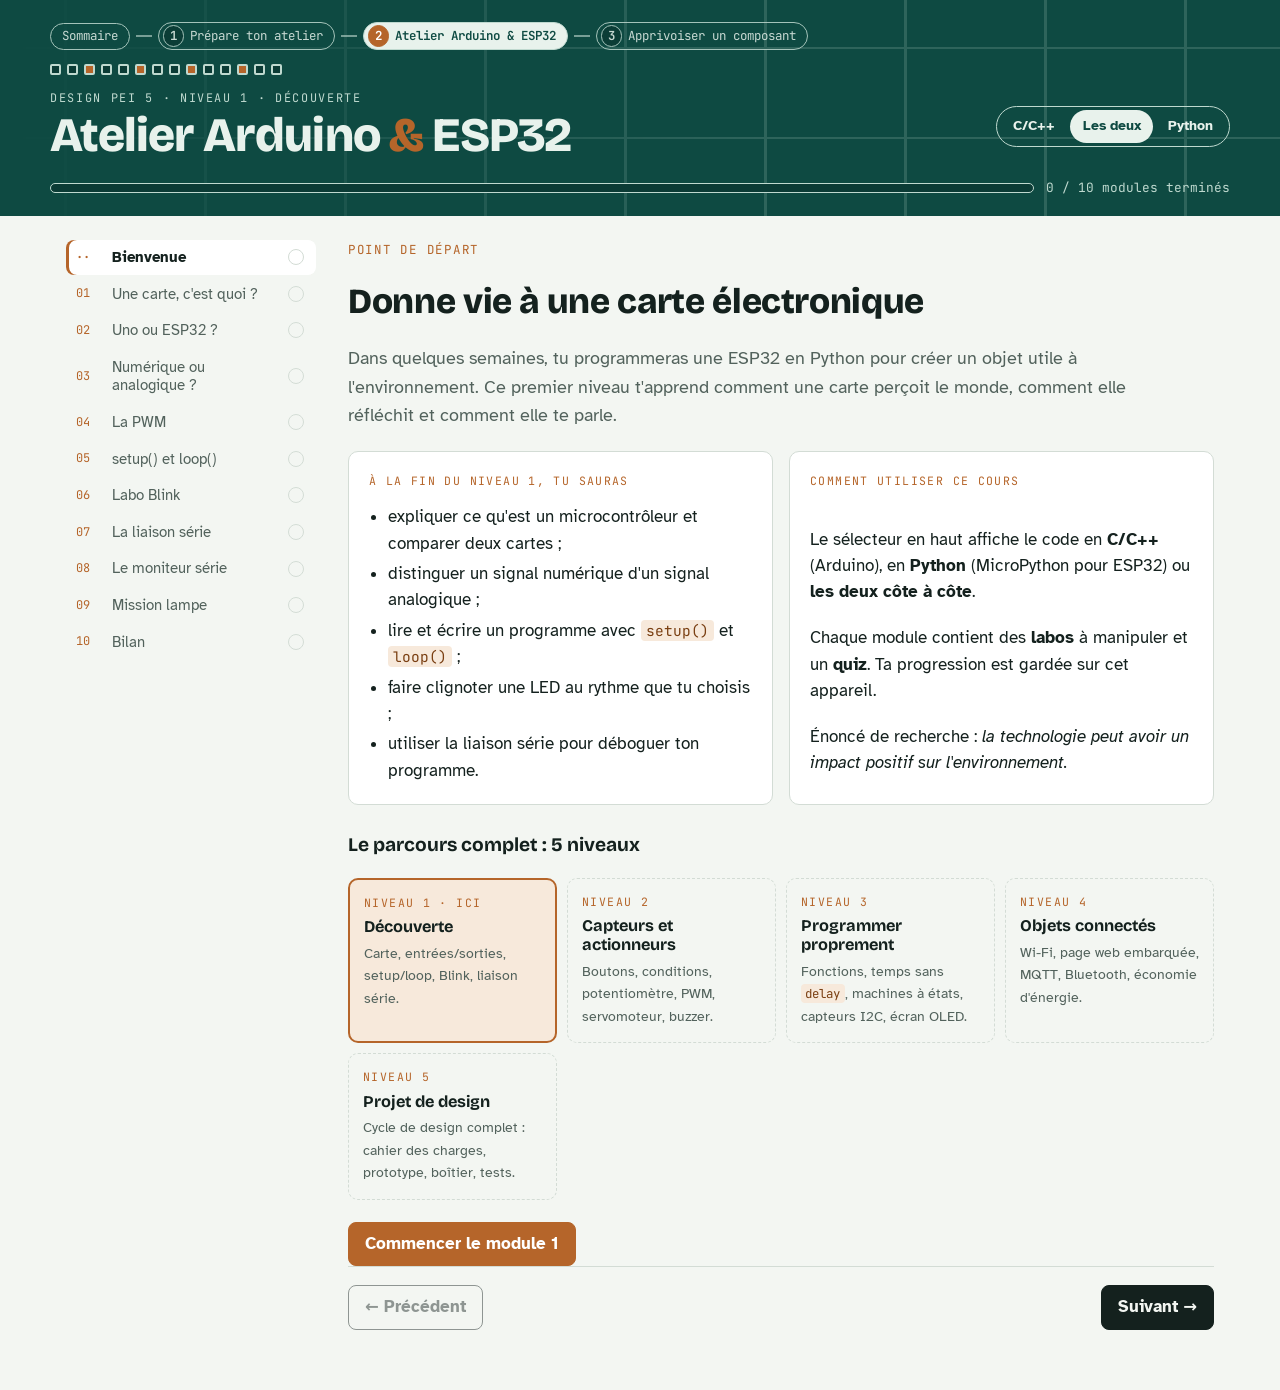
<file: fr/pei5/arduino-esp32/Atelier-Arduino-ESP32.html>
<!doctype html>
<html lang="fr">
<head>
<meta charset="utf-8">
<meta name="viewport" content="width=device-width,initial-scale=1,viewport-fit=cover">
<title>Atelier Arduino &amp; ESP32</title>
<link rel="preconnect" href="https://fonts.googleapis.com">
<link rel="preconnect" href="https://fonts.gstatic.com" crossorigin>
<link rel="stylesheet" href="https://fonts.googleapis.com/css2?family=Bricolage+Grotesque:opsz,wght@12..96,500;12..96,700;12..96,800&family=Atkinson+Hyperlegible:ital,wght@0,400;0,700;1,400&family=JetBrains+Mono:wght@400;600&display=swap">
<!-- Styles communs : à modifier une seule fois pour toutes les pages -->
<link rel="stylesheet" href="../../../commun/base.css">
<link rel="stylesheet" href="../../../commun/themes/circuit-imprime.css">
<link rel="stylesheet" href="../../../commun/parcours.css">
<!-- Intégrée dans Google Sites : le menu de Sites remplace le fil de parcours -->
<script>try{if(self!==top)document.documentElement.classList.add("integre")}catch(e){document.documentElement.classList.add("integre")}</script>
</head>
<body>
<header class="board">
  <div class="board-in">
    <nav class="fil" aria-label="Parcours du cours">
      <ol class="parcours">
        <li><a class="som" href="index.html">Sommaire</a></li>
        <li><a href="Preparer-ton-atelier.html"><b>1</b><span class="t">Prépare ton atelier</span></a></li>
        <li><a href="Atelier-Arduino-ESP32.html" aria-current="page"><b>2</b><span class="t">Atelier Arduino &amp; ESP32</span></a></li>
        <li><a href="Apprivoiser-un-composant.html"><b>3</b><span class="t">Apprivoiser un composant</span></a></li>
      </ol>
    </nav>
    <div class="pins" aria-hidden="true"><i></i><i></i><i></i><i></i><i></i><i></i><i></i><i></i><i></i><i></i><i></i><i></i><i></i><i></i></div>
    <div class="board-top">
      <div>
        <p class="silk">Design PEI 5 · Niveau 1 · Découverte</p>
        <h1>Atelier Arduino <span>&amp;</span> ESP32</h1>
      </div>
      <div class="lang" role="group" aria-label="Langage affiché">
        <button id="lang-cpp" data-lang="cpp" aria-pressed="false">C/C++</button>
        <button id="lang-both" data-lang="both" aria-pressed="true">Les deux</button>
        <button id="lang-py" data-lang="py" aria-pressed="false">Python</button>
      </div>
    </div>
    <div class="meter"><div class="bar" aria-hidden="true"><b id="meter-bar"></b></div><span id="meter-txt">0 / 10 modules terminés</span></div>
  </div>
</header>

<div class="wrap">
  <nav class="rail" id="rail" aria-label="Modules du cours"></nav>
  <main id="main">

<!-- ================= 0 ACCUEIL ================= -->
<section class="mod" id="accueil" data-title="Bienvenue">
  <p class="eyebrow">Point de départ</p>
  <h2>Donne vie à une carte électronique</h2>
  <p class="lead">Dans quelques semaines, tu programmeras une ESP32 en Python pour créer un objet utile à l'environnement. Ce premier niveau t'apprend comment une carte perçoit le monde, comment elle réfléchit et comment elle te parle.</p>
  <div class="grid2">
    <div class="panel">
      <p class="label" style="color:var(--copper)">À la fin du niveau 1, tu sauras</p>
      <div class="prose"><ul>
        <li>expliquer ce qu'est un microcontrôleur et comparer deux cartes ;</li>
        <li>distinguer un signal numérique d'un signal analogique ;</li>
        <li>lire et écrire un programme avec <code>setup()</code> et <code>loop()</code> ;</li>
        <li>faire clignoter une LED au rythme que tu choisis ;</li>
        <li>utiliser la liaison série pour déboguer ton programme.</li>
      </ul></div>
    </div>
    <div class="panel">
      <p class="label" style="color:var(--copper)">Comment utiliser ce cours</p>
      <div class="prose">
        <p>Le sélecteur en haut affiche le code en <b>C/C++</b> (Arduino), en <b>Python</b> (MicroPython pour ESP32) ou <b>les deux côte à côte</b>.</p>
        <p>Chaque module contient des <b>labos</b> à manipuler et un <b>quiz</b>. Ta progression est gardée sur cet appareil.</p>
        <p>Énoncé de recherche : <i>la technologie peut avoir un impact positif sur l'environnement.</i></p>
      </div>
    </div>
  </div>
  <h3>Le parcours complet : 5 niveaux</h3>
  <div class="levels">
    <div class="lvl cur"><span class="label">Niveau 1 · ici</span><h3>Découverte</h3><p>Carte, entrées/sorties, setup/loop, Blink, liaison série.</p></div>
    <div class="lvl"><span class="label">Niveau 2</span><h3>Capteurs et actionneurs</h3><p>Boutons, conditions, potentiomètre, PWM, servomoteur, buzzer.</p></div>
    <div class="lvl"><span class="label">Niveau 3</span><h3>Programmer proprement</h3><p>Fonctions, temps sans <code>delay</code>, machines à états, capteurs I2C, écran OLED.</p></div>
    <div class="lvl"><span class="label">Niveau 4</span><h3>Objets connectés</h3><p>Wi-Fi, page web embarquée, MQTT, Bluetooth, économie d'énergie.</p></div>
    <div class="lvl"><span class="label">Niveau 5</span><h3>Projet de design</h3><p>Cycle de design complet : cahier des charges, prototype, boîtier, tests.</p></div>
  </div>
  <div class="row"><button class="btn copper" data-go="next">Commencer le module 1</button></div>
</section>

<!-- ================= 1 CARTE ================= -->
<section class="mod" id="m1" data-title="Une carte, c'est quoi ?" hidden>
  <p class="eyebrow">Module 1</p>
  <h2>Une carte programmable, c'est quoi ?</h2>
  <div class="prose">
    <p>Une carte Arduino est une <b>petite carte électronique programmable</b> qui sert à réaliser des projets interactifs : allumer des lumières, commander des moteurs, lire des capteurs. On la programme depuis un ordinateur, puis elle fonctionne seule.</p>
    <p>Son cœur est un <b>microcontrôleur</b> : un ordinateur complet miniaturisé sur une seule puce, avec un processeur, de la mémoire et des broches d'entrée/sortie.</p>
    <p><b>Exemple :</b> un robot qui suit une ligne noire. Un capteur voit la ligne, le programme décide, les moteurs corrigent la trajectoire.</p>
  </div>
  <div class="ets" aria-label="Entrées, traitement, sorties">
    <div style="background:#2B8FC4">ENTRÉES<small>capteurs : bouton, lumière, température</small></div><span class="arrow">→</span>
    <div style="background:#1F3A93">TRAITEMENT<small>le programme décide</small></div><span class="arrow">→</span>
    <div style="background:#C46A22">SORTIES<small>actionneurs : LED, moteur, buzzer</small></div>
  </div>
  <div class="lab">
    <p class="label">Labo · Trie les composants</p>
    <p>Pour chaque composant, indique s'il s'agit d'une <b>entrée</b> (il informe la carte) ou d'une <b>sortie</b> (la carte le commande).</p>
    <div class="sort" id="sort1"></div>
    <p id="sort1-res" class="score" aria-live="polite"></p>
  </div>
  <div class="note tip"><span class="label">Le savais-tu ?</span><p>Arduino est né en 2005 à Ivrea, en Italie, pour aider des <b>étudiants en design</b> à créer des prototypes sans être ingénieurs. Ses plans sont libres (open source) : c'est pourquoi il existe tant de cartes compatibles.</p></div>
  <h3>Quiz</h3>
  <div class="quiz" data-quiz="m1"></div>
</section>

<!-- ================= 2 CARTES ================= -->
<section class="mod" id="m2" data-title="Uno ou ESP32 ?" hidden>
  <p class="eyebrow">Module 2</p>
  <h2>Arduino Uno ou ESP32 ?</h2>
  <p class="lead">Les deux cartes font le même métier. L'ESP32 est plus rapide, a beaucoup plus de mémoire et parle Wi-Fi et Bluetooth.</p>
  <div class="scroll">
    <table class="t">
      <thead><tr><th>Caractéristique</th><th>Arduino Uno</th><th class="hl">ESP32 DevKit</th><th>Ce que ça veut dire</th></tr></thead>
      <tbody>
        <tr><td>Microcontrôleur</td><td>ATmega328P, 8 bits</td><td class="hl">ESP32 double cœur, 32 bits</td><td>Le « cerveau ».</td></tr>
        <tr><td>Vitesse d'horloge</td><td>16 MHz</td><td class="hl">jusqu'à 240 MHz</td><td>Battements par seconde : 16 MHz = 16 millions.</td></tr>
        <tr><td>Tension de fonctionnement</td><td>5 V</td><td class="hl"><b>3,3 V</b></td><td>Tension maximale sur les broches.</td></tr>
        <tr><td>Entrées analogiques</td><td>6 (10 bits : 0 à 1023)</td><td class="hl">jusqu'à 18 (12 bits : 0 à 4095)</td><td>Voir module 3.</td></tr>
        <tr><td>Mémoire flash</td><td>32 Ko</td><td class="hl">4 Mo</td><td>Le programme.</td></tr>
        <tr><td>SRAM</td><td>2 Ko</td><td class="hl">520 Ko</td><td>Les variables.</td></tr>
        <tr><td>EEPROM</td><td>1 Ko</td><td class="hl">émulée dans la flash</td><td>Les réglages à garder.</td></tr>
        <tr><td>Ports série (UART)</td><td>1</td><td class="hl">3</td><td>Voir module 7.</td></tr>
        <tr><td>Sans fil</td><td>aucun</td><td class="hl">Wi-Fi + Bluetooth</td><td>Objets connectés.</td></tr>
        <tr><td>Langages</td><td>C/C++</td><td class="hl">C/C++ ou MicroPython</td><td>Ce cours montre les deux.</td></tr>
      </tbody>
    </table>
  </div>
  <details class="panel"><summary><b>Et les autres cartes Arduino ?</b> (Ethernet, Due, Yún)</summary>
    <div class="prose" style="margin-top:10px"><ul>
      <li><b>Arduino Ethernet</b> : un Uno avec prise réseau et lecteur de carte SD, mais sans port USB (il faut un adaptateur FTDI).</li>
      <li><b>Arduino Due</b> : 84 MHz, 32 bits, 54 broches, 2 vraies sorties analogiques (DAC). Elle fonctionne en 3,3 V.</li>
      <li><b>Arduino Yún</b> : un processeur Linux en plus, du Wi-Fi et de l'Ethernet.</li>
    </ul></div>
  </details>
  <h3>Les trois mémoires</h3>
  <div class="grid3">
    <div class="mem" style="border-color:#1F3A93"><span class="label">le livre de recettes</span><h3>Flash</h3><p>Le programme. Non volatile : il reste après une coupure.</p></div>
    <div class="mem" style="border-color:var(--copper)"><span class="label">le brouillon du cuisinier</span><h3>SRAM</h3><p>Les variables pendant que le programme tourne. Volatile : effacée à la coupure.</p></div>
    <div class="mem" style="border-color:var(--ok)"><span class="label">le carnet de notes</span><h3>EEPROM</h3><p>Les réglages à garder (seuil, calibrage). Non volatile, environ 100 000 écritures.</p></div>
  </div>
  <div class="lab">
    <p class="label">Labo · Où va cette donnée ?</p>
    <div class="sort" id="sort2"></div>
    <p id="sort2-res" class="score" aria-live="polite"></p>
  </div>
  <div class="note trap"><span class="label">Attention, piège</span><p>L'Uno fonctionne en 5 V, l'ESP32 en 3,3 V. Envoyer 5 V sur une broche de l'ESP32 peut la détruire. Vérifie toujours la tension d'un capteur avant de le brancher.</p></div>
  <h3>Quiz</h3>
  <div class="quiz" data-quiz="m2"></div>
</section>

<!-- ================= 3 NUM / ANA ================= -->
<section class="mod" id="m3" data-title="Numérique ou analogique ?" hidden>
  <p class="eyebrow">Module 3</p>
  <h2>Numérique ou analogique ?</h2>
  <div class="grid2">
    <div class="panel"><h3>Numérique</h3><p>Comme un interrupteur : <b>deux états</b> seulement, HIGH (1) ou LOW (0). Exemple : un bouton-poussoir.</p></div>
    <div class="panel"><h3>Analogique</h3><p>Comme un curseur de volume : une tension qui <b>varie en continu</b>. La carte la convertit en nombre. Exemple : un capteur de lumière.</p></div>
  </div>
  <div class="lab">
    <p class="label">Labo A · Entrée numérique</p>
    <div class="row">
      <button class="btn" id="press">Maintiens-moi appuyé</button>
      <span>La carte lit : <b class="mono" id="press-v" style="font-size:1.4rem">0</b></span>
      <span class="pill bad" id="press-p">LOW · 0 V</span>
    </div>
  </div>
  <div class="lab">
    <p class="label">Labo B · Entrée analogique et convertisseur (CAN)</p>
    <div class="field"><label for="volt">Tension envoyée par le capteur</label><input type="range" id="volt" min="0" max="5" step="0.01" value="2.5"><output id="volt-o">2,50 V</output></div>
    <div class="grid3">
      <div class="stat"><span>Arduino Uno · analogRead()</span><b id="uno-v">512</b><span>sur 0 à 1023 (10 bits, 0 à 5 V)</span></div>
      <div class="stat"><span>ESP32 · adc.read()</span><b id="esp-v">3103</b><span id="esp-s">sur 0 à 4095 (12 bits, 0 à 3,3 V)</span></div>
      <div class="stat"><span>Calcul inverse (Uno)</span><b id="inv-v">2,50 V</b><span id="inv-s">512 × 5 / 1023</span></div>
    </div>
    <div class="field"><label for="bits">Résolution du CAN pour le dessin : <output id="bits-o">3 bits</output></label><input type="range" id="bits" min="1" max="10" value="3"></div>
    <canvas id="adc" height="240" aria-label="Courbe en escalier du convertisseur"></canvas>
    <p style="color:var(--muted);font-size:.9rem">Plus le CAN a de bits, plus les marches sont petites et plus la mesure est précise. 10 bits donnent 1024 marches de 4,9 mV.</p>
  </div>
  <div class="code-pair">
    <figure class="code" data-l="cpp"><figcaption><button>Copier</button></figcaption><pre>void setup() {
  pinMode(4, INPUT_PULLUP);   // bouton sur la broche 4
  Serial.begin(9600);
}

void loop() {
  int etat = digitalRead(4);       // 0 ou 1
  int valeur = analogRead(A0);     // 0 à 1023
  float tension = valeur * 5.0 / 1023;
  Serial.print("Bouton : ");
  Serial.print(etat);
  Serial.print(" | Tension : ");
  Serial.println(tension);
  delay(500);
}</pre></figure>
    <figure class="code" data-l="py"><figcaption><button>Copier</button></figcaption><pre>from machine import Pin, ADC
import time

bouton = Pin(4, Pin.IN, Pin.PULL_UP)   # entrée numérique
pot = ADC(Pin(34))                      # entrée analogique
pot.atten(ADC.ATTN_11DB)                # plage 0 à 3,3 V

while True:
    etat = bouton.value()               # 0 ou 1
    valeur = pot.read()                 # 0 à 4095
    tension = valeur * 3.3 / 4095
    print("Bouton :", etat, "| Tension :", round(tension, 2))
    time.sleep(0.5)</pre></figure>
  </div>
  <h3>Quiz</h3>
  <div class="quiz" data-quiz="m3"></div>
</section>

<!-- ================= 4 PWM ================= -->
<section class="mod" id="m4" data-title="La PWM" hidden>
  <p class="eyebrow">Module 4</p>
  <h2>La PWM : varier sans sortie analogique</h2>
  <p class="lead">Une broche numérique ne connaît que 0 et 5 V. Pour faire varier la luminosité d'une LED, on l'allume et on l'éteint des centaines de fois par seconde. Le pourcentage de temps allumé s'appelle le <b>rapport cyclique</b>.</p>
  <div class="lab">
    <p class="label">Labo · Règle le rapport cyclique</p>
    <div class="row" style="align-items:center">
      <div class="field" style="flex:1 1 240px"><label for="duty">Rapport cyclique</label><input type="range" id="duty" min="0" max="100" value="25"><output id="duty-o">25 %</output></div>
      <div class="led on" id="pwm-led" aria-label="LED"></div>
    </div>
    <canvas id="pwm" height="150" aria-label="Signal PWM"></canvas>
    <div class="grid3">
      <div class="stat"><span>Arduino : analogWrite(9, …)</span><b id="pwm-a">64</b><span>valeur de 0 à 255</span></div>
      <div class="stat"><span>ESP32 : duty_u16(…)</span><b id="pwm-e">16384</b><span>valeur de 0 à 65535</span></div>
      <div class="stat"><span>Tension moyenne (Uno)</span><b id="pwm-m">1,25 V</b><span>5 V × rapport cyclique</span></div>
    </div>
  </div>
  <div class="code-pair">
    <figure class="code" data-l="cpp"><figcaption><button>Copier</button></figcaption><pre>void setup() {
  pinMode(9, OUTPUT);       // broche 9 : elle a le symbole ~ (PWM)
}

void loop() {
  analogWrite(9, 64);       // 25 % de luminosité
}</pre></figure>
    <figure class="code" data-l="py"><figcaption><button>Copier</button></figcaption><pre>from machine import Pin, PWM

led = PWM(Pin(2), freq=1000)   # 1000 impulsions par seconde
led.duty_u16(16384)            # 25 % de 65535</pre></figure>
  </div>
  <h3>Quiz</h3>
  <div class="quiz" data-quiz="m4"></div>
</section>

<!-- ================= 5 SETUP LOOP ================= -->
<section class="mod" id="m5" data-title="setup() et loop()" hidden>
  <p class="eyebrow">Module 5</p>
  <h2>Les deux parties d'un programme</h2>
  <div class="grid2">
    <div class="panel"><h3><code>setup()</code></h3><p>S'exécute <b>une seule fois</b>, à la mise sous tension ou après un reset. On y configure les broches et on ouvre la liaison série.</p></div>
    <div class="panel"><h3><code>loop()</code></h3><p>Se répète <b>à l'infini</b> après <code>setup()</code>. On y met les tâches répétitives : allumer, attendre, lire un capteur…</p></div>
  </div>
  <div class="note py"><span class="label">Et en Python ?</span><p>Pas de <code>setup()</code> ni de <code>loop()</code> obligatoires, mais la même logique : ce qui est écrit <b>avant</b> <code>while True:</code> joue le rôle de setup ; ce qui est <b>indenté dessous</b> joue le rôle de loop. Les blocs sont délimités par l'indentation, pas par des accolades.</p></div>
  <div class="lab">
    <p class="label">Labo · Exécute le programme pas à pas</p>
    <div class="row">
      <button class="btn" id="st-next">Pas suivant</button>
      <button class="btn ghost" id="st-play">Lecture auto</button>
      <button class="btn ghost" id="st-reset">Recommencer</button>
    </div>
    <div class="code-pair">
      <figure class="code" data-l="cpp"><figcaption><button>Copier</button></figcaption><pre id="st-cpp">void setup() {
  pinMode(13, OUTPUT);              // broche 13 en sortie
  Serial.begin(9600);               // ouvrir la liaison série
  Serial.println("Démarrage !");
}

void loop() {
  digitalWrite(13, HIGH);           // allumer la LED
  Serial.println("LED allumée");
  delay(1000);                      // attendre 1 s
  digitalWrite(13, LOW);            // éteindre la LED
  Serial.println("LED éteinte");
  delay(1000);                      // attendre 1 s
}</pre></figure>
      <figure class="code" data-l="py"><figcaption><button>Copier</button></figcaption><pre id="st-py">from machine import Pin
import time

led = Pin(2, Pin.OUT)               # GPIO 2 en sortie
print("Démarrage !")

while True:
    led.value(1)                    # allumer la LED
    print("LED allumée")
    time.sleep(1)                   # attendre 1 s
    led.value(0)                    # éteindre la LED
    print("LED éteinte")
    time.sleep(1)                   # attendre 1 s</pre></figure>
    </div>
    <div class="grid2">
      <div class="panel" style="grid-template-columns:auto 1fr;align-items:center">
        <div class="led" id="st-led"></div>
        <div><p id="st-exp" style="font-weight:700">Appuie sur « Pas suivant » pour mettre la carte sous tension.</p>
        <p style="color:var(--muted);font-size:.9rem">Temps simulé : <b class="mono" id="st-t">0 ms</b> · tours de loop : <b class="mono" id="st-n">0</b></p></div>
      </div>
      <div class="field"><span class="label" style="color:var(--muted)">Moniteur série</span><div class="monitor" id="st-mon" aria-live="polite"></div></div>
    </div>
  </div>
  <div class="note trap"><span class="label">Attention, piège</span><p>En C/C++, les commentaires commencent par <code>//</code> et chaque instruction finit par <code>;</code>. En Python, les commentaires commencent par <code>#</code> et il n'y a pas de point-virgule.</p></div>
  <h3>Quiz</h3>
  <div class="quiz" data-quiz="m5"></div>
</section>

<!-- ================= 6 BLINK ================= -->
<section class="mod" id="m6" data-title="Labo Blink" hidden>
  <p class="eyebrow">Module 6</p>
  <h2>Labo Blink : à toi de régler le rythme</h2>
  <p class="lead">La LED clignote parce que la carte <b>commande ses broches</b> (<code>digitalWrite</code>), <b>attend</b> (<code>delay</code>) et <b>répète</b> (<code>loop</code>). Change les durées : le code et le chronogramme se mettent à jour.</p>
  <div class="lab">
    <p class="label">Labo · Ton clignotant</p>
    <div class="grid2">
      <div class="field"><label for="b-on">Durée allumée</label><input type="range" id="b-on" min="100" max="2000" step="50" value="1000"><output id="b-on-o">1000 ms</output></div>
      <div class="field"><label for="b-off">Durée éteinte</label><input type="range" id="b-off" min="100" max="2000" step="50" value="1000"><output id="b-off-o">1000 ms</output></div>
    </div>
    <label class="row" for="b-msg" style="flex-wrap:nowrap"><input type="checkbox" id="b-msg" checked> Afficher un message dans le moniteur série</label>
    <div class="row"><div class="led" id="b-led"></div>
      <div class="grid3" style="flex:1 1 300px">
        <div class="stat"><span>Période</span><b id="b-T">2000 ms</b></div>
        <div class="stat"><span>Fréquence</span><b id="b-f">0,5 Hz</b></div>
        <div class="stat"><span>Rapport cyclique</span><b id="b-d">50 %</b></div>
      </div></div>
    <canvas id="chrono" height="150" aria-label="Chronogramme"></canvas>
    <div class="code-pair">
      <figure class="code" data-l="cpp"><figcaption><button>Copier</button></figcaption><pre id="b-cpp"></pre></figure>
      <figure class="code" data-l="py"><figcaption><button>Copier</button></figcaption><pre id="b-py"></pre></figure>
    </div>
    <div class="panel">
      <p class="label" style="color:var(--copper)">Défis : règle les curseurs pour les réussir</p>
      <div id="defis" style="display:grid;gap:6px"></div>
    </div>
  </div>
  <div class="note tip"><span class="label">Pour aller plus loin : la résistance de la LED</span><p>Une LED externe a besoin d'une résistance en série. Loi d'Ohm : R = (U − U<sub>LED</sub>) / I. Uno : (5 − 2) / 0,015 ≈ 200 Ω. ESP32 : (3,3 − 2) / 0,010 ≈ 130 Ω. Une résistance de 220 Ω convient aux deux.</p></div>
  <div class="note trap"><span class="label">Attention, piège</span><p>Si tu oublies le deuxième <code>delay()</code>, la LED se rallume quelques microsecondes après s'être éteinte : elle semble toujours allumée.</p></div>
  <h3>Quiz</h3>
  <div class="quiz" data-quiz="m6"></div>
</section>

<!-- ================= 7 SERIE ================= -->
<section class="mod" id="m7" data-title="La liaison série" hidden>
  <p class="eyebrow">Module 7</p>
  <h2>La liaison série : la carte te parle</h2>
  <p class="lead">La liaison série envoie les données <b>bit par bit, l'un après l'autre, sur un seul fil</b>. Comme une conversation où l'on ne dirait qu'un mot à la fois.</p>
  <div class="lab">
    <p class="label">Labo · Regarde un message voyager</p>
    <div class="grid2">
      <div class="field"><label for="u-txt">Ton message</label><input type="text" id="u-txt" maxlength="16" value="Allo"></div>
      <div class="field"><label for="u-baud">Vitesse (bauds)</label><select id="u-baud"><option>300</option><option selected>9600</option><option>115200</option></select></div>
    </div>
    <div class="row" id="u-chars" aria-label="Choisis un caractère"></div>
    <p id="u-info" class="mono" style="font-size:.9rem"></p>
    <canvas id="uart" height="180" aria-label="Trame série"></canvas>
    <div class="grid3">
      <div class="stat"><span>Durée d'un bit</span><b id="u-bit"></b><span>1 / vitesse</span></div>
      <div class="stat"><span>Caractères par seconde</span><b id="u-cps"></b><span>10 bits par caractère</span></div>
      <div class="stat"><span>Durée de ton message</span><b id="u-msg"></b><span id="u-bytes"></span></div>
    </div>
  </div>
  <div class="prose">
    <h3>À quoi sert-elle ?</h3>
    <ul>
      <li><b>Téléverser</b> le programme depuis l'ordinateur.</li>
      <li><b>Déboguer</b> : afficher des messages et des valeurs dans le moniteur série.</li>
      <li><b>Communiquer</b> avec un autre appareil (module Bluetooth, autre carte) par les broches TX et RX.</li>
      <li><b>Dialoguer avec des capteurs</b> série et commander des actionneurs.</li>
    </ul>
    <p>Sur l'Uno, elle passe par le <b>port USB</b> et par les broches <b>0 (RX)</b> et <b>1 (TX)</b>. Les petites LED TX et RX de la carte clignotent quand des données circulent.</p>
  </div>
  <div class="lab">
    <p class="label">Labo · Branche deux cartes</p>
    <p>Complète le câblage entre la carte A et un module Bluetooth (carte B).</p>
    <div class="grid3" id="wire"></div>
    <p id="wire-res" class="score" aria-live="polite"></p>
  </div>
  <div class="note trap"><span class="label">Attention, piège</span><p>Sur l'Uno, l'USB et les broches 0/1 partagent le même UART. Débranche tout module des broches 0 et 1 avant de téléverser.</p></div>
  <div class="note py"><span class="label">Et sur l'ESP32 ?</span><p>L'ESP32 a 3 UART. L'UART 0 sert à l'USB et à <code>print()</code>. Pour un module externe, on utilise l'UART 2 (GPIO 17 = TX, GPIO 16 = RX).</p></div>
  <div class="code-pair">
    <figure class="code" data-l="cpp"><figcaption><button>Copier</button></figcaption><pre>void setup() {
  Serial.begin(9600);                  // USB + broches 0/1
}

void loop() {
  Serial.println("Bonjour le module !");
  if (Serial.available() &gt; 0) {        // des données sont arrivées ?
    char c = Serial.read();
    Serial.print("Reçu : ");
    Serial.println(c);
  }
  delay(1000);
}</pre></figure>
    <figure class="code" data-l="py"><figcaption><button>Copier</button></figcaption><pre>from machine import UART
import time

uart = UART(2, baudrate=9600, tx=17, rx=16)

while True:
    uart.write("Bonjour le module !\n")  # envoyer par TX
    if uart.any():                        # des données sur RX ?
        print("Reçu :", uart.read())
    time.sleep(1)</pre></figure>
  </div>
  <h3>Quiz</h3>
  <div class="quiz" data-quiz="m7"></div>
</section>

<!-- ================= 8 MONITEUR ================= -->
<section class="mod" id="m8" data-title="Le moniteur série" hidden>
  <p class="eyebrow">Module 8</p>
  <h2>Le moniteur série, ton meilleur ami pour déboguer</h2>
  <p class="lead">Le moniteur série est une fenêtre qui affiche <b>en temps réel</b> les messages envoyés par la carte. Il permet de vérifier ce que fait vraiment ton programme.</p>
  <div class="panel">
    <div class="tabs" role="tablist" id="mon-tabs">
      <button role="tab" id="tab-ide" aria-selected="true" data-p="p-ide">IDE Arduino</button>
      <button role="tab" id="tab-tk" aria-selected="false" data-p="p-tk">Tinkercad</button>
      <button role="tab" id="tab-th" aria-selected="false" data-p="p-th">Thonny (ESP32)</button>
      <button role="tab" id="tab-wk" aria-selected="false" data-p="p-wk">Wokwi (ESP32)</button>
    </div>
    <div id="p-ide" class="prose"><ol style="margin:0;padding-left:1.2rem;display:grid;gap:4px"><li>Téléverse ton programme sur la carte.</li><li>Ouvre <b>Outils › Moniteur série</b>, ou clique sur la <b>loupe</b> en haut à droite (Ctrl + Maj + M).</li><li>Choisis en bas la <b>même vitesse</b> que dans <code>Serial.begin()</code>.</li></ol></div>
    <div id="p-tk" class="prose" hidden><ol style="margin:0;padding-left:1.2rem;display:grid;gap:4px"><li>Clique sur <b>Code</b> (mode Texte ou Blocs + Texte).</li><li>En bas du panneau Code, clique sur <b>Moniteur série</b>.</li><li>Lance la simulation : les messages apparaissent.</li></ol></div>
    <div id="p-th" class="prose" hidden><ol style="margin:0;padding-left:1.2rem;display:grid;gap:4px"><li>Branche l'ESP32 et choisis l'interpréteur <b>MicroPython (ESP32)</b>.</li><li>Clique sur <b>Exécuter</b> (flèche verte).</li><li>Les <code>print()</code> s'affichent dans la <b>Console (Shell)</b> en bas. Pas de vitesse à régler : c'est 115 200 bauds.</li></ol></div>
    <div id="p-wk" class="prose" hidden><ol style="margin:0;padding-left:1.2rem;display:grid;gap:4px"><li>Sur <a href="https://wokwi.com" target="_blank" rel="noopener">wokwi.com</a>, crée un projet <b>ESP32 MicroPython</b>.</li><li>Lance la simulation.</li><li>La console série s'affiche sous le schéma. Idéal pour s'entraîner sans matériel.</li></ol></div>
  </div>
  <div class="lab">
    <p class="label">Labo · Le piège des bauds</p>
    <p>Le programme contient <code>Serial.begin(9600);</code>. Règle la vitesse du moniteur et observe.</p>
    <div class="field" style="max-width:260px"><label for="mon-baud">Vitesse du moniteur</label><select id="mon-baud"><option>300</option><option>4800</option><option selected>9600</option><option>115200</option></select></div>
    <div class="monitor" id="mon-out"></div>
    <p id="mon-res" aria-live="polite"></p>
  </div>
  <h3>print ou println ?</h3>
  <div class="code-pair">
    <figure class="code" data-l="cpp"><figcaption><button>Copier</button></figcaption><pre>int temperature = 23;
Serial.print("Température : ");   // pas de retour à la ligne
Serial.print(temperature);        // la valeur de la variable
Serial.println(" °C");            // retour à la ligne (ln = line)
// Affiche : Température : 23 °C</pre></figure>
    <figure class="code" data-l="py"><figcaption><button>Copier</button></figcaption><pre>temperature = 23
print("Température :", temperature, "°C")   # une seule instruction
print(f"Température : {temperature} °C")    # variante f-string</pre></figure>
  </div>
  <div class="note trap"><span class="label">Attention, piège</span><p>Place le message <b>juste après</b> le changement d'état de la LED, pas après le <code>delay()</code> : sinon il s'affiche avec une seconde de retard.</p></div>
  <h3>Quiz</h3>
  <div class="quiz" data-quiz="m8"></div>
</section>

<!-- ================= 9 MISSION ================= -->
<section class="mod" id="m9" data-title="Mission lampe" hidden>
  <p class="eyebrow">Module 9 · Mission</p>
  <h2>La lampe éco-intelligente</h2>
  <p class="lead">Combien de lumières restent allumées en plein jour ? Avec ce que tu sais déjà, tu peux concevoir une lampe qui ne s'allume que lorsqu'il fait sombre.</p>
  <div class="lab">
    <p class="label">Labo · Simule ta lampe</p>
    <div class="grid2">
      <div class="field"><label for="l-lum">Luminosité mesurée par le capteur</label><input type="range" id="l-lum" min="0" max="4095" value="900"><output id="l-lum-o">900</output></div>
      <div class="field"><label for="l-seuil">Seuil choisi</label><input type="range" id="l-seuil" min="0" max="4095" value="1500"><output id="l-seuil-o">1500</output></div>
    </div>
    <div class="grid2">
      <div class="sky" id="l-sky"><div class="lamp" id="l-lamp" aria-label="Lampe"></div></div>
      <div class="field"><span class="label" style="color:var(--muted)">Console</span><div class="monitor" id="l-mon" style="height:120px"></div></div>
    </div>
    <p>Matériel : photorésistance + résistance de 10 kΩ sur le GPIO 34 (A0 sur l'Uno), LED + 220 Ω sur le GPIO 2 (broche 13 sur l'Uno).</p>
  </div>
  <div class="code-pair">
    <figure class="code" data-l="cpp"><figcaption><button>Copier</button></figcaption><pre>const int SEUIL = 400;            // Uno : 0 à 1023

void setup() {
  pinMode(13, OUTPUT);             // la lampe
  Serial.begin(9600);
}

void loop() {
  int lumiere = analogRead(A0);    // le capteur
  if (lumiere &lt; SEUIL) {           // il fait sombre ?
    digitalWrite(13, HIGH);
    Serial.println("Sombre : lampe allumée");
  } else {
    digitalWrite(13, LOW);         // on économise l'énergie
    Serial.println("Clair : lampe éteinte");
  }
  delay(1000);
}</pre></figure>
    <figure class="code" data-l="py"><figcaption><button>Copier</button></figcaption><pre>from machine import Pin, ADC
import time

led = Pin(2, Pin.OUT)              # la lampe
ldr = ADC(Pin(34))                 # le capteur de lumière
ldr.atten(ADC.ATTN_11DB)
SEUIL = 1500                       # ESP32 : 0 à 4095

while True:
    lumiere = ldr.read()
    if lumiere &lt; SEUIL:             # il fait sombre ?
        led.value(1)
        print(lumiere, ": sombre, lampe allumée")
    else:
        led.value(0)               # on économise l'énergie
        print(lumiere, ": clair, lampe éteinte")
    time.sleep(1)</pre></figure>
  </div>
  <div class="lab">
    <p class="label">Calculatrice · L'énergie économisée</p>
    <div class="grid2">
      <div class="field"><label for="e-w">Puissance de l'ampoule</label><input type="range" id="e-w" min="1" max="60" value="10"><output id="e-w-o">10 W</output></div>
      <div class="field"><label for="e-h">Heures sombres par jour</label><input type="range" id="e-h" min="0" max="24" value="15"><output id="e-h-o">15 h</output></div>
    </div>
    <div class="grid3">
      <div class="stat"><span>Toujours allumée</span><b id="e-a"></b><span>par jour</span></div>
      <div class="stat"><span>Lampe intelligente</span><b id="e-b"></b><span>par jour</span></div>
      <div class="stat"><span>Économie</span><b id="e-c" style="color:var(--ok)"></b><span id="e-d"></span></div>
    </div>
  </div>
  <div class="note tip"><span class="label">Défis pour le niveau 2</span><p>Ajoute un capteur de présence pour n'allumer que s'il y a quelqu'un. Fais varier la luminosité avec la PWM au lieu de tout ou rien.</p></div>
  <div class="row"><button class="btn copper" id="m9-done">J'ai terminé la mission</button></div>
</section>

<!-- ================= 10 BILAN ================= -->
<section class="mod" id="m10" data-title="Bilan" hidden>
  <p class="eyebrow">Module 10</p>
  <h2>Bilan du niveau 1</h2>
  <h3>Quiz final</h3>
  <div class="quiz" data-quiz="m10"></div>
  <h3>Aide-mémoire C/C++ ↔ MicroPython</h3>
  <div class="scroll"><table class="t">
    <thead><tr><th>Action</th><th>Arduino (C/C++)</th><th>ESP32 (MicroPython)</th></tr></thead>
    <tbody>
      <tr><td>Broche en sortie</td><td><code>pinMode(13, OUTPUT);</code></td><td><code>led = Pin(2, Pin.OUT)</code></td></tr>
      <tr><td>Broche en entrée</td><td><code>pinMode(4, INPUT_PULLUP);</code></td><td><code>bt = Pin(4, Pin.IN, Pin.PULL_UP)</code></td></tr>
      <tr><td>Écrire 1 / 0</td><td><code>digitalWrite(13, HIGH);</code></td><td><code>led.value(1)</code></td></tr>
      <tr><td>Lire numérique</td><td><code>digitalRead(4)</code></td><td><code>bt.value()</code></td></tr>
      <tr><td>Lire analogique</td><td><code>analogRead(A0)</code> → 0 à 1023</td><td><code>ADC(Pin(34)).read()</code> → 0 à 4095</td></tr>
      <tr><td>Attendre 1 s</td><td><code>delay(1000);</code></td><td><code>time.sleep(1)</code></td></tr>
      <tr><td>Liaison série</td><td><code>Serial.begin(9600);</code></td><td>automatique (115 200 bauds)</td></tr>
      <tr><td>Afficher</td><td><code>Serial.println("Bonjour");</code></td><td><code>print("Bonjour")</code></td></tr>
      <tr><td>Répéter</td><td><code>void loop() { … }</code></td><td><code>while True:</code></td></tr>
      <tr><td>Commentaire</td><td><code>// …</code></td><td><code># …</code></td></tr>
      <tr><td>Bloc</td><td>accolades <code>{ }</code> et <code>;</code></td><td>indentation (4 espaces)</td></tr>
    </tbody></table></div>
  <h3>Auto-évaluation</h3>
  <div class="panel" id="self"></div>
  <div class="panel" style="background:var(--copper-soft);border-color:var(--copper)">
    <p class="label" style="color:var(--copper-ink)">Prochaine étape · Niveau 2</p>
    <p>Capteurs et actionneurs : conditions <code>if</code>, boutons, potentiomètre, servomoteur et buzzer, toujours en C/C++ et en Python.</p>
    <p>Avant chaque nouveau capteur, utilise la méthode « Apprivoiser un composant ».</p>
    <div class="row"><a class="btn copper" href="Apprivoiser-un-composant.html" style="text-decoration:none">Ouvrir « Apprivoiser un composant »</a></div>
  </div>
</section>

    <div class="foot-nav" id="foot">
      <button class="btn ghost" id="prev">← Précédent</button>
      <button class="btn" id="next">Suivant →</button>
    </div>
  </main>
</div>

<script>
(function(){
const LS = {get(k,d){try{const v=localStorage.getItem("aae1:"+k);return v===null?d:JSON.parse(v)}catch(e){return d}},
            set(k,v){try{localStorage.setItem("aae1:"+k,JSON.stringify(v))}catch(e){}}};
const $ = s=>document.querySelector(s), $$ = s=>[...document.querySelectorAll(s)];
const fr = (n,d=2)=>n.toLocaleString("fr-FR",{minimumFractionDigits:d,maximumFractionDigits:d});
const css = v=>getComputedStyle(document.documentElement).getPropertyValue(v).trim();

/* ---------- langage ---------- */
function setLang(l){document.documentElement.dataset.lang=l;$$(".lang button").forEach(b=>b.setAttribute("aria-pressed",b.dataset.lang===l));LS.set("lang",l)}
$$(".lang button").forEach(b=>b.onclick=()=>setLang(b.dataset.lang));
setLang(LS.get("lang","both"));

/* ---------- coloration du code ---------- */
const esc=s=>s.replace(/&/g,"&amp;").replace(/</g,"&lt;").replace(/>/g,"&gt;");
function hl(code,lang){
  const re = lang==="py"
    ? /(#.*$)|("(?:[^"\\]|\\.)*")|\b(\d+(?:\.\d+)?)\b|\b(from|import|while|True|False|if|else|elif|for|in|range|def|return|not|and|or|print)\b/gm
    : /(\/\/.*$)|("(?:[^"\\]|\\.)*")|\b(\d+(?:\.\d+)?)\b|\b(void|int|float|char|const|if|else|for|while|return|HIGH|LOW|OUTPUT|INPUT|INPUT_PULLUP|true|false)\b/gm;
  let out="",last=0;
  for(const m of code.matchAll(re)){out+=esc(code.slice(last,m.index));const c=m[1]?"c":m[2]?"s":m[3]?"n":"k";out+=`<span class="t-${c}">${esc(m[0])}</span>`;last=m.index+m[0].length}
  return out+esc(code.slice(last));
}
function render(pre,code){
  const lang=pre.closest(".code").dataset.l;
  if(code===undefined) code=pre.textContent;
  pre.dataset.raw=code;
  pre.innerHTML=code.split("\n").map((l,i)=>`<span class="ln" data-i="${i}">${hl(l,lang)||" "}</span>`).join("");
}
$$("figure.code pre").forEach(p=>render(p));
document.addEventListener("click",e=>{
  const b=e.target.closest("figure.code figcaption button"); if(!b)return;
  const raw=b.closest("figure").querySelector("pre").dataset.raw;
  const done=()=>{b.textContent="Copié";setTimeout(()=>b.textContent="Copier",1400)};
  try{navigator.clipboard.writeText(raw).then(done,()=>{selectPre(b);})}catch(err){selectPre(b)}
});
function selectPre(b){const r=document.createRange();r.selectNodeContents(b.closest("figure").querySelector("pre"));const s=getSelection();s.removeAllRanges();s.addRange(r);b.textContent="Ctrl+C"}

/* ---------- navigation ---------- */
const mods=$$("section.mod");
const rail=$("#rail");
let done=LS.get("done",{});
mods.forEach((m,i)=>{
  const b=document.createElement("button");b.dataset.id=m.id;
  b.innerHTML=`<span class="n">${i===0?"··":String(i).padStart(2,"0")}</span><span class="t">${m.dataset.title}</span><span class="ck" aria-hidden="true"></span>`;
  b.setAttribute("aria-label",m.dataset.title);
  b.onclick=()=>show(m.id);rail.appendChild(b);
});
let cur=0;
function show(id,scroll=true){
  const i=Math.max(0,mods.findIndex(m=>m.id===id));cur=i;
  mods.forEach((m,j)=>m.hidden=j!==i);
  $$("#rail button").forEach((b,j)=>b.setAttribute("aria-current",j===i));
  $("#prev").disabled=i===0;$("#next").disabled=i===mods.length-1;
  $("#next").textContent=i===mods.length-1?"Fin du niveau 1":"Suivant →";
  try{history.replaceState(null,"","#"+mods[i].id)}catch(e){}
  LS.set("cur",mods[i].id);
  if(scroll) window.scrollTo({top:0,behavior:"smooth"});
  redrawAll();
}
$("#prev").onclick=()=>show(mods[cur-1].id);
$("#next").onclick=()=>show(mods[cur+1].id);
$$("[data-go=next]").forEach(b=>b.onclick=()=>show(mods[cur+1].id));
function markDone(id){done[id]=true;LS.set("done",done);refreshDone()}
function refreshDone(){
  $$("#rail button").forEach(b=>b.classList.toggle("done",!!done[b.dataset.id]));
  const n=mods.slice(1).filter(m=>done[m.id]).length;
  $("#meter-bar").style.width=(n/10*100)+"%";$("#meter-txt").textContent=`${n} / 10 modules terminés`;
}

/* ---------- quiz ---------- */
const QUIZ={
 m1:[{q:"Qu'est-ce qu'un microcontrôleur ?",o:["Un écran pour afficher le code","Un ordinateur complet miniaturisé sur une seule puce","Un câble USB spécial","Un logiciel de programmation"],a:1,w:"Il réunit processeur, mémoire et entrées/sorties sur une seule puce."},
     {q:"Un capteur de température est…",o:["une entrée","une sortie","une mémoire"],a:0,w:"Il informe la carte : c'est une entrée."},
     {q:"Une fois programmée, la carte Arduino…",o:["a toujours besoin de l'IDE ouvert","fonctionne seule si elle est alimentée","s'efface quand on débranche l'USB"],a:1,w:"Le programme est stocké dans la mémoire flash, qui est non volatile."}],
 m2:[{q:"Quelle carte possède le Wi-Fi intégré ?",o:["Arduino Uno","ESP32","Arduino Due"],a:1,w:"L'ESP32 intègre Wi-Fi et Bluetooth."},
     {q:"Où est stocké le programme téléversé ?",o:["En SRAM","En mémoire flash","En EEPROM"],a:1,w:"La flash garde le programme même hors tension."},
     {q:"Tu branches un capteur qui envoie 5 V sur une broche de l'ESP32. Que risques-tu ?",o:["Rien, c'est prévu","Une mesure plus précise","D'abîmer la carte, qui fonctionne en 3,3 V"],a:2,w:"Les broches de l'ESP32 ne supportent pas plus de 3,3 V."}],
 m3:[{q:"Combien d'états possède une entrée numérique ?",o:["2","1024","Une infinité"],a:0,w:"HIGH (1) ou LOW (0)."},
     {q:"Sur l'Uno, analogRead() renvoie 1023. Quelle est la tension ?",o:["0 V","2,5 V","5 V"],a:2,w:"1023 est la valeur maximale : 1023 × 5 / 1023 = 5 V."},
     {q:"Pourquoi l'ESP32 renvoie-t-il jusqu'à 4095 ?",o:["Son CAN a 12 bits (2¹² = 4096 valeurs)","Il fonctionne en 40 V","C'est une erreur"],a:0,w:"12 bits donnent 4096 valeurs, de 0 à 4095."}],
 m4:[{q:"La PWM fait varier…",o:["la fréquence du Wi-Fi","le pourcentage de temps où la broche est à l'état haut","la taille de la mémoire"],a:1,w:"C'est le rapport cyclique."},
     {q:"analogWrite(9, 255) sur l'Uno correspond à…",o:["0 %","50 %","100 %"],a:2,w:"255 est la valeur maximale : la broche reste toujours à l'état haut."}],
 m5:[{q:"Combien de fois s'exécute setup() ?",o:["Une seule fois au démarrage","À chaque tour de loop()","Jamais"],a:0,w:"setup() sert aux réglages initiaux."},
     {q:"En MicroPython, quel est l'équivalent de loop() ?",o:["def loop():","while True:","import loop"],a:1,w:"Le bloc indenté sous while True: se répète à l'infini."},
     {q:"Comment commence un commentaire en C/C++ ?",o:["#","//","--"],a:1,w:"// en C/C++, # en Python."}],
 m6:[{q:"LED allumée 500 ms, éteinte 500 ms : quelle fréquence ?",o:["0,5 Hz","1 Hz","2 Hz"],a:1,w:"Période = 1000 ms = 1 s, donc 1 Hz."},
     {q:"delay(1000) attend…",o:["1000 secondes","1 seconde","1 milliseconde"],a:1,w:"delay() compte en millisecondes."}],
 m7:[{q:"Comment relie-t-on deux appareils en série ?",o:["TX sur TX, RX sur RX","TX sur RX, RX sur TX, et GND commun","Seulement GND"],a:1,w:"On croise : ce que l'un émet, l'autre le reçoit."},
     {q:"Combien de bits faut-il pour envoyer un caractère (START + 8 bits + STOP) ?",o:["8","10","16"],a:1,w:"1 + 8 + 1 = 10 bits."},
     {q:"Sur l'Uno, quelles broches utilise la liaison série ?",o:["0 (RX) et 1 (TX)","12 et 13","A0 et A1"],a:0,w:"Ce sont aussi celles de l'USB : à libérer pendant le téléversement."}],
 m8:[{q:"Le moniteur affiche des caractères bizarres. Cause probable ?",o:["La LED est grillée","La vitesse du moniteur est différente de Serial.begin()","Le programme est trop long"],a:1,w:"Émetteur et récepteur doivent utiliser la même vitesse."},
     {q:"Quelle différence entre print et println ?",o:["println passe à la ligne après le message","println est plus rapide","Aucune"],a:0,w:"ln = line : retour à la ligne."}],
 m10:[{q:"Un bouton-poussoir se branche sur…",o:["une entrée numérique","une sortie analogique","la broche 5 V uniquement"],a:0,w:"Deux états : appuyé ou relâché."},
     {q:"Quelle mémoire perd ses données à la coupure ?",o:["Flash","SRAM","EEPROM"],a:1,w:"La SRAM est volatile."},
     {q:"Dans quelle fonction place-t-on Serial.begin(9600) ?",o:["setup()","loop()","Aucune"],a:0,w:"On ouvre la liaison une seule fois, au démarrage."},
     {q:"time.sleep(0.5) en MicroPython équivaut à…",o:["delay(5)","delay(500)","delay(0.5)"],a:1,w:"0,5 s = 500 ms."},
     {q:"À 9600 bauds, combien de caractères par seconde environ ?",o:["96","960","9600"],a:1,w:"9600 bits/s ÷ 10 bits par caractère = 960."},
     {q:"Quelle ligne allume la LED intégrée d'une ESP32 DevKit ?",o:["led = Pin(2, Pin.OUT) puis led.value(1)","digitalWrite(2)","print(LED)"],a:0,w:"On configure le GPIO 2 en sortie, puis on écrit 1."},
     {q:"La lampe intelligente s'allume quand…",o:["la mesure est au-dessus du seuil","la mesure est en dessous du seuil","toutes les secondes"],a:1,w:"Une mesure faible signifie qu'il fait sombre."},
     {q:"Pourquoi une résistance en série avec une LED ?",o:["Pour limiter le courant et protéger la LED","Pour la faire clignoter","Pour mesurer la lumière"],a:0,w:"Sans elle, le courant serait trop fort."}]
};
let qans=LS.get("quiz",{});
$$(".quiz").forEach(box=>{
  const id=box.dataset.quiz, qs=QUIZ[id]; qans[id]=qans[id]||{};
  qs.forEach((q,i)=>{
    const d=document.createElement("div");d.className="q";
    d.innerHTML=`<p class="qt">${i+1}. ${q.q}</p><div class="opts">${q.o.map((o,j)=>`<button data-j="${j}">${o}</button>`).join("")}</div><p class="why" hidden></p>`;
    const btns=[...d.querySelectorAll(".opts button")];
    const apply=j=>{btns.forEach((b,k)=>{b.disabled=true;if(k===q.a)b.classList.add("good");else if(k===j)b.classList.add("wrong")});
      const w=d.querySelector(".why");w.hidden=false;w.innerHTML=(j===q.a?"<b style='color:var(--ok)'>Bravo.</b> ":"<b style='color:var(--bad)'>Pas tout à fait.</b> ")+q.w};
    btns.forEach(b=>b.onclick=()=>{const j=+b.dataset.j;qans[id][i]=j;LS.set("quiz",qans);apply(j);score()});
    if(qans[id][i]!==undefined) apply(qans[id][i]);
    box.appendChild(d);
  });
  const s=document.createElement("div");s.className="row";
  s.innerHTML=`<p class="score" aria-live="polite"></p><button class="btn ghost" hidden>Recommencer le quiz</button>`;box.appendChild(s);
  s.querySelector("button").onclick=()=>{qans[id]={};LS.set("quiz",qans);
    box.querySelectorAll(".q").forEach(q=>{q.querySelectorAll(".opts button").forEach(b=>{b.disabled=false;b.classList.remove("good","wrong")});q.querySelector(".why").hidden=true});
    s.querySelector("p").textContent="";s.querySelector("button").hidden=true;s.classList.remove("win")};
  function score(){
    const n=Object.keys(qans[id]).length, ok=qs.filter((q,i)=>qans[id][i]===q.a).length;
    if(n===qs.length){s.querySelector("p").textContent=`Score : ${ok} / ${qs.length}`+(ok===qs.length?" · parfait !":ok>=qs.length/2?" · bien joué":" · relis le module et réessaie");
      s.querySelector("button").hidden=false;s.classList.add("win");markDone(box.closest("section").id)}
  }
  score();
});

/* ---------- jeux de tri ---------- */
function sortGame(el,res,items,cats){
  let st={};
  items.forEach((it,i)=>{
    const d=document.createElement("div");d.className="it";
    d.innerHTML=`<span>${it[0]}</span><span class="row">${cats.map(c=>`<button>${c}</button>`).join("")}</span>`;
    d.querySelectorAll("button").forEach(b=>b.onclick=()=>{st[i]=b.textContent===it[1];d.className="it "+(st[i]?"ok":"ko");
      d.querySelector("span").innerHTML=it[0]+(st[i]?"":` <small style="color:var(--bad)">→ réponse : ${it[1]}</small>`);
      const n=Object.keys(st).length;if(n===items.length){const k=Object.values(st).filter(Boolean).length;$(res).textContent=`${k} / ${items.length} bonnes réponses`}});
    $(el).appendChild(d);
  });
}
sortGame("#sort1","#sort1-res",[["Bouton-poussoir","Entrée"],["LED","Sortie"],["Capteur de lumière","Entrée"],["Moteur","Sortie"],["Buzzer","Sortie"],["Thermomètre","Entrée"],["Écran","Sortie"],["Détecteur de présence","Entrée"]],["Entrée","Sortie"]);
sortGame("#sort2","#sort2-res",[["Le programme Blink","Flash"],["Le nombre d'appuis sur un bouton","SRAM"],["Un seuil de température à garder après extinction","EEPROM"],["La valeur lue sur le capteur à l'instant","SRAM"]],["Flash","SRAM","EEPROM"]);

/* ---------- canvas util ---------- */
function ctx2(c){const r=c.getBoundingClientRect(),dpr=window.devicePixelRatio||1,h=+c.getAttribute("height");c.width=Math.max(300,r.width)*dpr;c.height=h*dpr;c.style.height=h+"px";const x=c.getContext("2d");x.setTransform(dpr,0,0,dpr,0,0);return [x,Math.max(300,r.width),h]}

/* ---------- module 3 ---------- */
const press=$("#press");
const setP=v=>{$("#press-v").textContent=v;const p=$("#press-p");p.textContent=v?"HIGH · 5 V":"LOW · 0 V";p.className="pill "+(v?"ok":"bad")};
["pointerdown","keydown"].forEach(e=>press.addEventListener(e,ev=>{if(ev.type==="keydown"&&ev.key!==" "&&ev.key!=="Enter")return;setP(1)}));
["pointerup","pointerleave","keyup","blur"].forEach(e=>press.addEventListener(e,()=>setP(0)));
function adc(){
  const V=+$("#volt").value,b=+$("#bits").value;
  $("#volt-o").textContent=fr(V)+" V";$("#bits-o").textContent=b+" bit"+(b>1?"s":"")+` (${2**b} marches)`;
  const u=Math.round(V*1023/5);$("#uno-v").textContent=u;$("#inv-v").textContent=fr(u*5/1023)+" V";$("#inv-s").textContent=`${u} × 5 / 1023`;
  if(V>3.3){$("#esp-v").innerHTML='<span class="pill bad">DANGER</span>';$("#esp-s").textContent="plus de 3,3 V : risque de casser l'ESP32"}
  else{$("#esp-v").textContent=Math.round(V*4095/3.3);$("#esp-s").textContent="sur 0 à 4095 (12 bits, 0 à 3,3 V)"}
  const [x,w,h]=ctx2($("#adc")),L=40,R=12,T=12,B=30,pw=w-L-R,ph=h-T-B,n=2**b;
  x.clearRect(0,0,w,h);x.font="12px "+css("--f-mono");x.fillStyle=css("--muted");x.strokeStyle=css("--line");x.lineWidth=1;
  for(let v=0;v<=5;v++){const X=L+v/5*pw;x.beginPath();x.moveTo(X,T);x.lineTo(X,T+ph);x.stroke();x.fillText(v+" V",X-10,h-10)}
  x.fillText(n-1,4,T+10);x.fillText("0",4,T+ph);
  x.setLineDash([5,4]);x.strokeStyle=css("--copper");x.beginPath();x.moveTo(L,T+ph);x.lineTo(L+pw,T);x.stroke();x.setLineDash([]);
  x.strokeStyle=css("--ink");x.lineWidth=2;x.beginPath();
  for(let k=0;k<n;k++){const x0=L+k/n*pw,x1=L+(k+1)/n*pw,y=T+ph-(k/(n-1))*ph;k?x.lineTo(x0,y):x.moveTo(x0,y);x.lineTo(x1,y)}x.stroke();
  const k=Math.min(n-1,Math.floor(V/5*n)),X=L+V/5*pw,Y=T+ph-(k/(n-1))*ph;
  x.fillStyle=css("--bad");x.beginPath();x.arc(X,Y,6,0,7);x.fill();x.fillStyle=css("--ink");x.font="bold 13px "+css("--f-mono");x.fillText("lu : "+k,Math.min(X+10,w-70),Math.max(Y-8,T+12));
}
["volt","bits"].forEach(i=>$("#"+i).oninput=adc);

/* ---------- module 4 ---------- */
function pwm(){
  const d=+$("#duty").value/100;$("#duty-o").textContent=Math.round(d*100)+" %";
  $("#pwm-a").textContent=Math.round(d*255);$("#pwm-e").textContent=Math.round(d*65535);$("#pwm-m").textContent=fr(5*d)+" V";
  const led=$("#pwm-led");led.classList.toggle("on",d>0);led.style.opacity=d>0?(0.25+0.75*d):1;
  const [x,w,h]=ctx2($("#pwm")),T=20,B=20,ph=h-T-B,per=(w-20)/5;
  x.clearRect(0,0,w,h);x.fillStyle=css("--copper-soft");x.strokeStyle=css("--ink");x.lineWidth=2;
  x.beginPath();x.moveTo(10,T+ph);
  for(let i=0;i<5;i++){const a=10+i*per,on=per*d;x.fillRect(a,T,on,ph);x.lineTo(a,T+ph);if(d>0){x.lineTo(a,T);x.lineTo(a+on,T)}x.lineTo(a+on,T+ph);x.lineTo(a+per,T+ph)}x.stroke();
  x.setLineDash([6,4]);x.strokeStyle=css("--copper");x.beginPath();const ym=T+ph-d*ph;x.moveTo(10,ym);x.lineTo(w-10,ym);x.stroke();x.setLineDash([]);
  x.fillStyle=css("--copper-ink");x.font="12px "+css("--f-mono");x.fillText("moyenne "+fr(5*d)+" V",w-130,Math.max(14,ym-6));
}
$("#duty").oninput=pwm;

/* ---------- module 5 : pas à pas ---------- */
const STEPS=[
 {c:[0],p:[0,1],e:"Mise sous tension : on entre dans setup(). En Python, on importe les outils.",t:0},
 {c:[1],p:[3],e:"La broche de la LED est configurée en sortie.",t:0},
 {c:[2],p:[],e:"La liaison série s'ouvre à 9600 bauds. En Python, rien à faire : elle est déjà ouverte.",t:0},
 {c:[3],p:[4],e:"Message de démarrage envoyé au moniteur.",t:0,m:"Démarrage !"},
 {c:[7],p:[7],e:"loop() commence : la LED s'allume.",t:0,led:1},
 {c:[8],p:[8],e:"Message envoyé : la LED est allumée.",t:0,m:"LED allumée"},
 {c:[9],p:[9],e:"Pause de 1000 ms. La LED reste allumée.",t:1000},
 {c:[10],p:[10],e:"La LED s'éteint.",t:0,led:0},
 {c:[11],p:[11],e:"Message envoyé : la LED est éteinte.",t:0,m:"LED éteinte"},
 {c:[12],p:[12],e:"Pause de 1000 ms… puis loop() recommence au début.",t:1000,end:1}
];
let si=-1,simT=0,turns=0,timer=null;
function stepRender(s){
  $$("#st-cpp .ln,#st-py .ln").forEach(l=>l.classList.remove("on"));
  if(!s)return;
  s.c.forEach(i=>$(`#st-cpp .ln[data-i="${i}"]`).classList.add("on"));s.p.forEach(i=>$(`#st-py .ln[data-i="${i}"]`).classList.add("on"));
  $("#st-exp").textContent=s.e;
}
function step(){
  si++; if(si>=STEPS.length){si=4;turns++}
  const s=STEPS[si];simT+=s.t;
  if(s.led!==undefined)$("#st-led").classList.toggle("on",!!s.led);
  if(s.m){const mo=$("#st-mon");mo.textContent+=`[${String(simT).padStart(5," ")} ms] ${s.m}\n`;mo.scrollTop=mo.scrollHeight}
  $("#st-t").textContent=simT+" ms";$("#st-n").textContent=turns+(si>=4?1:0);
  stepRender(s);
}
$("#st-next").onclick=step;
$("#st-play").onclick=()=>{if(timer){clearInterval(timer);timer=null;$("#st-play").textContent="Lecture auto"}else{timer=setInterval(step,700);$("#st-play").textContent="Pause"}};
$("#st-reset").onclick=()=>{si=-1;simT=0;turns=0;$("#st-mon").textContent="";$("#st-led").classList.remove("on");$("#st-t").textContent="0 ms";$("#st-n").textContent="0";stepRender(null);$("#st-exp").textContent="Appuie sur « Pas suivant » pour mettre la carte sous tension."};

/* ---------- module 6 : blink ---------- */
let bt=null,bstate=false;
const DEFIS=[
 {t:"Clignoter à 2 Hz, de façon régulière (autant allumée qu'éteinte)",ok:(a,b)=>a===250&&b===250},
 {t:"Un flash court de signalisation : 100 ms allumée, 900 ms éteinte",ok:(a,b)=>a===100&&b===900},
 {t:"Période de 2 s avec un rapport cyclique de 25 %",ok:(a,b)=>a===500&&b===1500}
];
let defiOk=LS.get("defis",{});
function blink(){
  const a=+$("#b-on").value,b=+$("#b-off").value,msg=$("#b-msg").checked,P=a+b;
  $("#b-on-o").textContent=a+" ms";$("#b-off-o").textContent=b+" ms";
  $("#b-T").textContent=P+" ms";$("#b-f").textContent=fr(1000/P)+" Hz";$("#b-d").textContent=Math.round(a/P*100)+" %";
  const sec=v=>v%1000===0?String(v/1000):null;
  const pyWait=v=>sec(v)!==null?`time.sleep(${sec(v)})`:`time.sleep_ms(${v})`;
  render($("#b-cpp"),`void setup() {
  pinMode(13, OUTPUT);           // broche 13 en sortie${msg?"\n  Serial.begin(9600);            // ouvrir la liaison série":""}
}

void loop() {
  digitalWrite(13, HIGH);        // allumer${msg?'\n  Serial.println("LED allumée");':""}
  delay(${a});${" ".repeat(Math.max(1,33-("  delay("+a+");").length))}// attendre ${a} ms
  digitalWrite(13, LOW);         // éteindre${msg?'\n  Serial.println("LED éteinte");':""}
  delay(${b});${" ".repeat(Math.max(1,33-("  delay("+b+");").length))}// attendre ${b} ms
}`);
  render($("#b-py"),`from machine import Pin
import time

led = Pin(2, Pin.OUT)            # GPIO 2 en sortie

while True:
    led.value(1)                 # allumer${msg?'\n    print("LED allumée")':""}
    ${pyWait(a)}
    led.value(0)                 # éteindre${msg?'\n    print("LED éteinte")':""}
    ${pyWait(b)}`);
  const [x,w,h]=ctx2($("#chrono")),L=60,R=10,T=20,B=28,pw=w-L-R,ph=h-T-B,span=5000;
  x.clearRect(0,0,w,h);x.font="12px "+css("--f-mono");x.fillStyle=css("--muted");
  x.fillText("HIGH",8,T+8);x.fillText("LOW",8,T+ph);
  for(let s=0;s<=5;s++){const X=L+s/5*pw;x.fillText(s+" s",Math.min(X-8,w-26),h-8);x.strokeStyle=css("--line");x.lineWidth=1;x.beginPath();x.moveTo(X,T);x.lineTo(X,T+ph);x.stroke()}
  x.strokeStyle=css("--ink");x.lineWidth=2;x.beginPath();x.moveTo(L,T);let t=0;
  while(t<span){const t1=Math.min(t+a,span);x.fillStyle=css("--copper-soft");x.fillRect(L+t/span*pw,T,(t1-t)/span*pw,ph);t=t1;if(t>=span)break;t+=b}
  t=0;x.beginPath();x.moveTo(L,T+ph);
  while(t<span){let X=L+t/span*pw;x.lineTo(X,T);const t1=Math.min(t+a,span);X=L+t1/span*pw;x.lineTo(X,T);if(t1>=span)break;x.lineTo(X,T+ph);const t2=Math.min(t1+b,span);x.lineTo(L+t2/span*pw,T+ph);t=t2}
  x.stroke();
  $("#defis").innerHTML=DEFIS.map((d,i)=>{const ok=d.ok(a,b)||defiOk[i];if(d.ok(a,b)&&!defiOk[i]){defiOk[i]=true;LS.set("defis",defiOk)}
    return `<div class="row"><span class="pill ${ok?"ok":"warn"}">${ok?"réussi":"à faire"}</span><span>${d.t}</span></div>`}).join("");
  clearTimeout(bt);bstate=false;const led=$("#b-led");
  const tick=()=>{bstate=!bstate;led.classList.toggle("on",bstate);bt=setTimeout(tick,bstate?a:b)};
  if(!$("#m6").hidden)tick();
}
["b-on","b-off","b-msg"].forEach(i=>$("#"+i).addEventListener("input",blink));

/* ---------- module 7 : UART ---------- */
let uIdx=0;
function uart(){
  const txt=$("#u-txt").value||"A",baud=+$("#u-baud").value;
  uIdx=Math.min(uIdx,txt.length-1);
  $("#u-chars").innerHTML=[...txt].map((c,i)=>`<button class="btn ${i===uIdx?"copper":"ghost"}" data-i="${i}" style="padding:.25rem .7rem;font-family:var(--f-mono)">${c===" "?"␣":esc(c)}</button>`).join("");
  $$("#u-chars button").forEach(b=>b.onclick=()=>{uIdx=+b.dataset.i;uart()});
  const bytes=new TextEncoder().encode(txt);const ch=[...txt][uIdx];const cb=new TextEncoder().encode(ch);const byte=cb[0];
  const bin=byte.toString(2).padStart(8,"0");
  $("#u-info").innerHTML=`« ${esc(ch)} » → code ${byte}${cb.length>1?` (1er octet sur ${cb.length} : les lettres accentuées prennent 2 octets)`:""} → binaire ${bin} → envoyé du bit de poids faible au bit de poids fort`;
  const bits=[1,0,...bin.split("").reverse().map(Number),1,1],lab=["repos","START","b0","b1","b2","b3","b4","b5","b6","b7","STOP","repos"];
  const [x,w,h]=ctx2($("#uart")),L=10,pw=w-20,cw=pw/bits.length,T=30,ph=80;
  x.clearRect(0,0,w,h);x.font="11px "+css("--f-mono");x.textAlign="center";
  bits.forEach((b,i)=>{const X=L+i*cw;x.fillStyle=lab[i]==="START"||lab[i]==="STOP"?css("--copper-soft"):lab[i][0]==="b"?css("--ok-soft"):css("--paper");x.fillRect(X+1,T+ph+14,cw-2,24);x.fillStyle=css("--ink");x.fillText(lab[i],X+cw/2,T+ph+30);
    if(lab[i][0]==="b"){x.fillStyle=css("--copper");x.font="bold 14px "+css("--f-mono");x.fillText(b,X+cw/2,T-10);x.font="11px "+css("--f-mono")}});
  x.strokeStyle=css("--ink");x.lineWidth=2.5;x.beginPath();
  bits.forEach((b,i)=>{const y=b?T:T+ph,X=L+i*cw;i?x.lineTo(X,y):x.moveTo(X,y);x.lineTo(X+cw,y)});x.stroke();x.textAlign="start";
  x.fillStyle=css("--muted");x.fillText("1",0,T+4);x.fillText("0",0,T+ph+4);
  const tb=1/baud;$("#u-bit").textContent=tb>=1e-3?fr(tb*1000,2)+" ms":fr(tb*1e6,1)+" µs";
  $("#u-cps").textContent=Math.round(baud/10).toLocaleString("fr-FR");
  const tm=bytes.length*10/baud;$("#u-msg").textContent=tm>=1?fr(tm,2)+" s":fr(tm*1000,1)+" ms";$("#u-bytes").textContent=`${bytes.length} octet${bytes.length>1?"s":""} × 10 bits / ${baud} bauds`;
}
$("#u-txt").oninput=uart;$("#u-baud").onchange=uart;
// câblage
const WIRE=[["TX de la carte A","RX"],["RX de la carte A","TX"],["GND de la carte A","GND"]];
$("#wire").innerHTML=WIRE.map((w,i)=>`<div class="field"><label for="w${i}">${w[0]} → carte B :</label><select id="w${i}"><option value="">choisir…</option><option>TX</option><option>RX</option><option>GND</option></select></div>`).join("");
WIRE.forEach((w,i)=>$("#w"+i).onchange=()=>{const v=WIRE.map((w,j)=>$("#w"+j).value);if(v.some(x=>!x))return;const ok=v.every((x,j)=>x===WIRE[j][1]);
  $("#wire-res").innerHTML=ok?'<span style="color:var(--ok)">Câblage correct : TX et RX sont croisés, la masse est commune.</span>':'<span style="color:var(--bad)">Pas encore : ce qu\'une carte émet (TX), l\'autre doit le recevoir (RX).</span>'});

/* ---------- module 8 ---------- */
$$("#mon-tabs button").forEach(b=>b.onclick=()=>{$$("#mon-tabs button").forEach(x=>{x.setAttribute("aria-selected",x===b);$("#"+x.dataset.p).hidden=x!==b})});
function mon(){
  const v=+$("#mon-baud").value,ok=v===9600,g="⸮x▒⸮?ÿ⸮Ç⸮⸮▒~⸮";
  let s="";for(let i=0;i<4;i++)s+=ok?(i%2?"LED éteinte\n":"LED allumée\n"):[...g].sort(()=>Math.random()-.5).join("").slice(0,9+i)+"\n";
  $("#mon-out").textContent=s;
  $("#mon-res").innerHTML=ok?'<span class="pill ok">Vitesses identiques</span> Le texte est lisible.':`<span class="pill bad">${v} ≠ 9600</span> Le moniteur découpe les bits au mauvais rythme : les caractères sont faux.`;
}
$("#mon-baud").onchange=mon;

/* ---------- module 9 ---------- */
function lamp(){
  const l=+$("#l-lum").value,s=+$("#l-seuil").value,on=l<s;
  $("#l-lum-o").textContent=l;$("#l-seuil-o").textContent=s;$("#l-lamp").classList.toggle("on",on);
  const k=l/4095;$("#l-sky").style.background=`linear-gradient(${css("--paper")},${css("--paper")}), rgb(${Math.round(20+k*150)},${Math.round(30+k*180)},${Math.round(60+k*190)})`;
  $("#l-sky").style.background=`rgb(${Math.round(18+k*150)},${Math.round(28+k*185)},${Math.round(58+k*192)})`;
  const m=$("#l-mon");m.textContent=(m.textContent+`${l} : ${on?"sombre, lampe allumée":"clair, lampe éteinte"}\n`).split("\n").slice(-7).join("\n");m.scrollTop=m.scrollHeight;
}
["l-lum","l-seuil"].forEach(i=>$("#"+i).oninput=lamp);
function energy(){
  const W=+$("#e-w").value,H=+$("#e-h").value,a=W*24,b=W*H;
  $("#e-w-o").textContent=W+" W";$("#e-h-o").textContent=H+" h";
  $("#e-a").textContent=a+" Wh";$("#e-b").textContent=b+" Wh";$("#e-c").textContent=fr((a-b)/a*100,1)+" %";$("#e-d").textContent=`soit ${fr((a-b)*365/1000,1)} kWh par an`;
}
["e-w","e-h"].forEach(i=>$("#"+i).oninput=energy);
$("#m9-done").onclick=()=>{markDone("m9");$("#m9-done").textContent="Mission accomplie ✓"};

/* ---------- auto-évaluation ---------- */
const SELF=["Je sais définir un microcontrôleur","Je sais comparer l'Uno et l'ESP32","Je distingue numérique et analogique","Je sais expliquer setup() et loop()","Je sais écrire le programme Blink en C/C++","Je sais écrire le programme Blink en MicroPython","Je sais utiliser le moniteur série pour déboguer","Je sais relier deux appareils en TX/RX"];
let self=LS.get("self",{});
$("#self").innerHTML=SELF.map((s,i)=>`<label class="check" for="s${i}"><input type="checkbox" id="s${i}" ${self[i]?"checked":""}><span>${s}</span></label>`).join("");
SELF.forEach((s,i)=>$("#s"+i).onchange=e=>{self[i]=e.target.checked;LS.set("self",self)});

/* ---------- init ---------- */
function redrawAll(){adc();pwm();blink();uart();mon();lamp();energy()}
refreshDone();
const start=(location.hash||"").slice(1)||LS.get("cur","accueil");
show(mods.some(m=>m.id===start)?start:"accueil",false);
let rt;window.addEventListener("resize",()=>{clearTimeout(rt);rt=setTimeout(redrawAll,150)});
try{matchMedia("(prefers-color-scheme: dark)").addEventListener("change",redrawAll)}catch(e){}
new MutationObserver(redrawAll).observe(document.documentElement,{attributes:true,attributeFilter:["data-theme"]});
})();
</script>
</body>
</html>
</file>
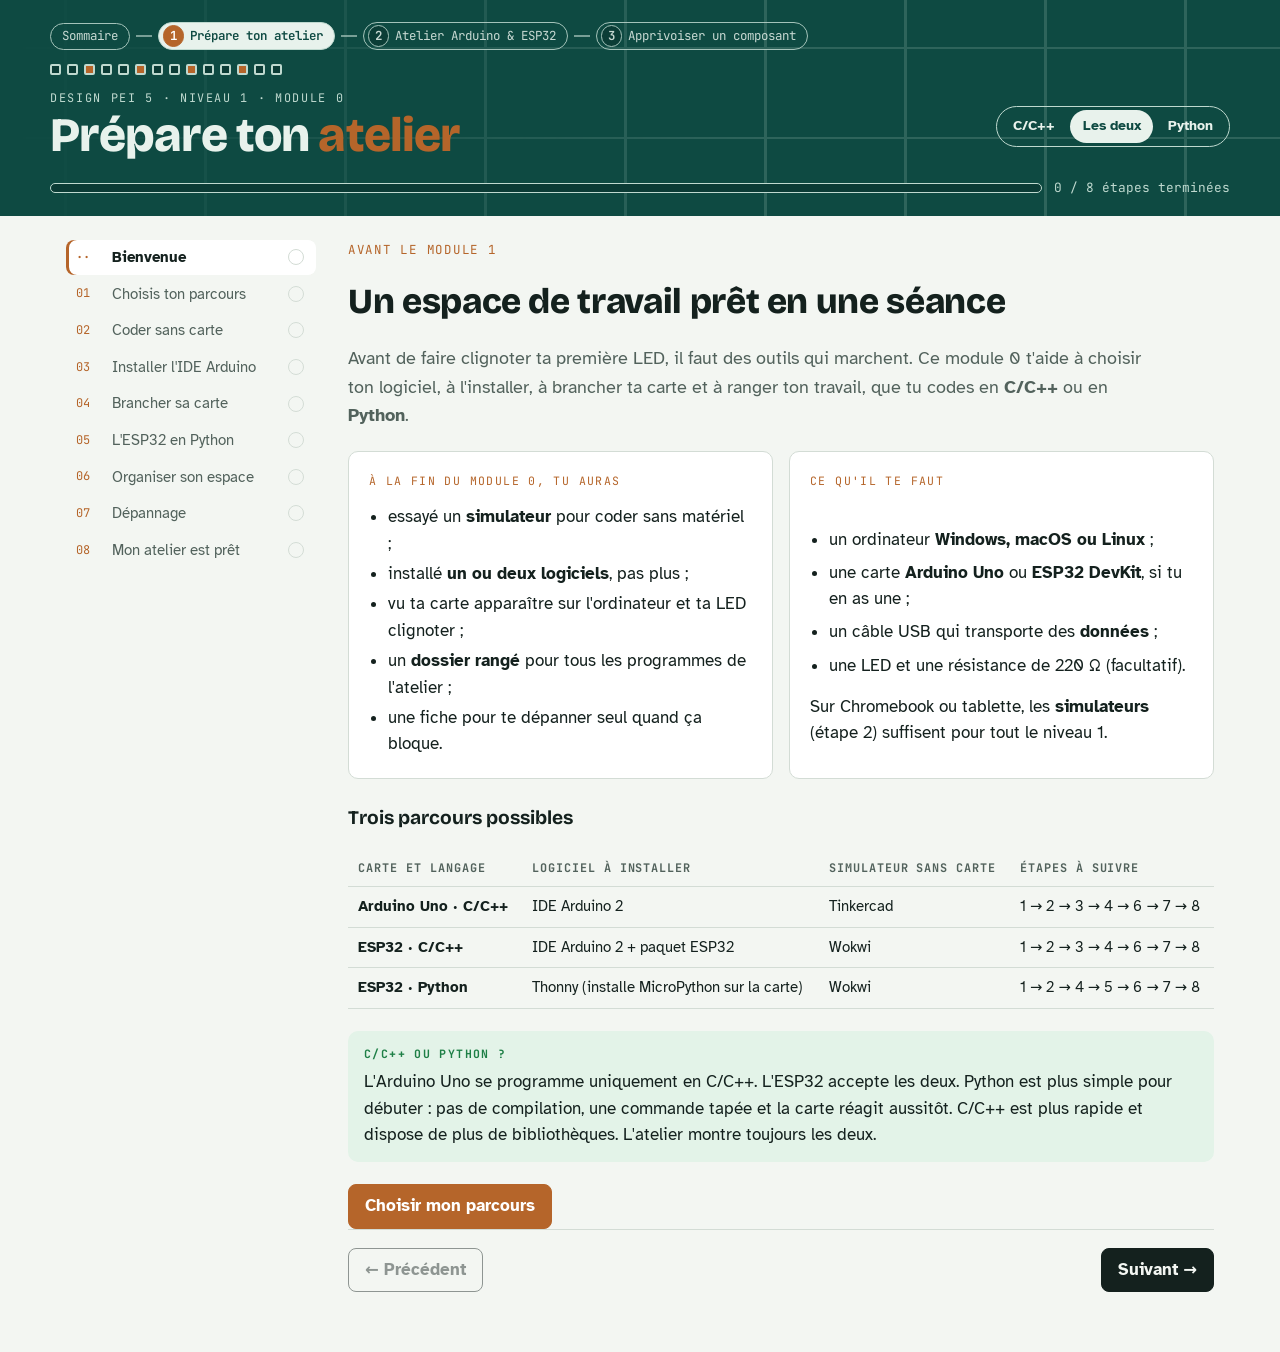
<file: fr/pei5/arduino-esp32/Preparer-ton-atelier.html>
<!doctype html>
<html lang="fr">
<head>
<meta charset="utf-8">
<meta name="viewport" content="width=device-width,initial-scale=1,viewport-fit=cover">
<title>Prépare ton atelier</title>
<link rel="preconnect" href="https://fonts.googleapis.com">
<link rel="preconnect" href="https://fonts.gstatic.com" crossorigin>
<link rel="stylesheet" href="https://fonts.googleapis.com/css2?family=Bricolage+Grotesque:opsz,wght@12..96,500;12..96,700;12..96,800&family=Atkinson+Hyperlegible:ital,wght@0,400;0,700;1,400&family=JetBrains+Mono:wght@400;600&display=swap">
<!-- Styles communs : à modifier une seule fois pour toutes les pages -->
<link rel="stylesheet" href="../../../commun/base.css">
<link rel="stylesheet" href="../../../commun/themes/circuit-imprime.css">
<link rel="stylesheet" href="../../../commun/parcours.css">
<!-- Intégrée dans Google Sites : le menu de Sites remplace le fil de parcours -->
<script>try{if(self!==top)document.documentElement.classList.add("integre")}catch(e){document.documentElement.classList.add("integre")}</script>
<style>
/* Ajouts du module 0 : mêmes jetons que l'atelier */
.ets.e4{grid-template-columns:1fr auto 1fr auto 1fr auto 1fr}
@media (max-width:760px){.ets.e4{grid-template-columns:1fr}.ets.e4 .arrow{transform:rotate(90deg);justify-self:center}}
.steps{margin:0;padding-left:1.4rem;display:grid;gap:8px}
.steps li::marker{font-family:var(--f-mono);color:var(--copper);font-weight:600}
.tree{margin:0;background:var(--paper);border:1px solid var(--line);border-radius:8px;padding:12px 14px;font-family:var(--f-mono);font-size:.84rem;line-height:1.7;overflow-x:auto;white-space:pre}
.tree b{color:var(--copper)}
.choice{display:grid;gap:8px}
.choice .tabs button{padding:.55rem 1rem}
.result{border:2px solid var(--ok);background:var(--ok-soft);border-radius:var(--r);padding:16px;display:grid;gap:10px}
.result.bad{border-color:var(--bad);background:var(--bad-soft)}
.result ol{margin:0;padding-left:1.3rem;display:grid;gap:6px}
.result ol button{background:none;border:0;padding:0;color:var(--copper);text-decoration:underline;font-weight:700}
.kbd{font-family:var(--f-mono);font-size:.82em;border:1px solid var(--line);border-bottom-width:2px;border-radius:4px;padding:0 .35em;background:var(--paper)}
.repl-in{display:flex;gap:8px;flex-wrap:wrap}
.repl-in input{flex:1 1 220px;font-family:var(--f-mono)}
.chips{display:flex;gap:6px;flex-wrap:wrap}
.chips button{font-family:var(--f-mono);font-size:.8rem;border:1.5px solid var(--line);background:var(--paper);border-radius:6px;padding:.2rem .55rem}
.chips button:hover{border-color:var(--copper)}
.monitor .err{color:#F3A28F}
.monitor .in{color:var(--code-ink)}
details.panel summary{cursor:pointer}
details.panel summary .pill{margin-left:6px}
.trouble{display:grid;gap:10px}
.trouble details[hidden]{display:none}
.sym{font-family:var(--f-mono);font-size:.86rem}
.tagrow{display:flex;gap:6px;flex-wrap:wrap;margin-top:4px}
.tag{font-family:var(--f-mono);font-size:.7rem;letter-spacing:.06em;text-transform:uppercase;border:1px solid var(--line);border-radius:99px;padding:.05rem .5rem;color:var(--muted)}
.tabs button[aria-pressed="true"]{border-color:var(--copper);background:var(--copper-soft);color:var(--copper-ink)}
.board-top a.back{color:var(--pcb-ink);font-size:.86rem;text-decoration:none;border-bottom:1px solid var(--silk)}
</style>
</head>
<body>
<header class="board">
  <div class="board-in">
    <nav class="fil" aria-label="Parcours du cours">
      <ol class="parcours">
        <li><a class="som" href="index.html">Sommaire</a></li>
        <li><a href="Preparer-ton-atelier.html" aria-current="page"><b>1</b><span class="t">Prépare ton atelier</span></a></li>
        <li><a href="Atelier-Arduino-ESP32.html"><b>2</b><span class="t">Atelier Arduino &amp; ESP32</span></a></li>
        <li><a href="Apprivoiser-un-composant.html"><b>3</b><span class="t">Apprivoiser un composant</span></a></li>
      </ol>
    </nav>
    <div class="pins" aria-hidden="true"><i></i><i></i><i></i><i></i><i></i><i></i><i></i><i></i><i></i><i></i><i></i><i></i><i></i><i></i></div>
    <div class="board-top">
      <div>
        <p class="silk">Design PEI 5 · Niveau 1 · Module 0</p>
        <h1>Prépare ton <span>atelier</span></h1>
      </div>
      <div class="lang" role="group" aria-label="Langage affiché">
        <button id="lang-cpp" data-lang="cpp" aria-pressed="false">C/C++</button>
        <button id="lang-both" data-lang="both" aria-pressed="true">Les deux</button>
        <button id="lang-py" data-lang="py" aria-pressed="false">Python</button>
      </div>
    </div>
    <div class="meter"><div class="bar" aria-hidden="true"><b id="meter-bar"></b></div><span id="meter-txt">0 / 8 étapes terminées</span></div>
  </div>
</header>

<div class="wrap">
  <nav class="rail" id="rail" aria-label="Étapes de préparation"></nav>
  <main id="main">

<!-- ================= ACCUEIL ================= -->
<section class="mod" id="accueil" data-title="Bienvenue">
  <p class="eyebrow">Avant le module 1</p>
  <h2>Un espace de travail prêt en une séance</h2>
  <p class="lead">Avant de faire clignoter ta première LED, il faut des outils qui marchent. Ce module 0 t'aide à choisir ton logiciel, à l'installer, à brancher ta carte et à ranger ton travail, que tu codes en <b>C/C++</b> ou en <b>Python</b>.</p>
  <div class="grid2">
    <div class="panel">
      <p class="label" style="color:var(--copper)">À la fin du module 0, tu auras</p>
      <div class="prose"><ul>
        <li>essayé un <b>simulateur</b> pour coder sans matériel ;</li>
        <li>installé <b>un ou deux logiciels</b>, pas plus ;</li>
        <li>vu ta carte apparaître sur l'ordinateur et ta LED clignoter ;</li>
        <li>un <b>dossier rangé</b> pour tous les programmes de l'atelier ;</li>
        <li>une fiche pour te dépanner seul quand ça bloque.</li>
      </ul></div>
    </div>
    <div class="panel">
      <p class="label" style="color:var(--copper)">Ce qu'il te faut</p>
      <div class="prose"><ul>
        <li>un ordinateur <b>Windows, macOS ou Linux</b> ;</li>
        <li>une carte <b>Arduino Uno</b> ou <b>ESP32 DevKit</b>, si tu en as une ;</li>
        <li>un câble USB qui transporte des <b>données</b> ;</li>
        <li>une LED et une résistance de 220 Ω (facultatif).</li>
      </ul>
      <p>Sur Chromebook ou tablette, les <b>simulateurs</b> (étape 2) suffisent pour tout le niveau 1.</p></div>
    </div>
  </div>
  <h3>Trois parcours possibles</h3>
  <div class="scroll"><table class="t">
    <thead><tr><th>Carte et langage</th><th>Logiciel à installer</th><th>Simulateur sans carte</th><th>Étapes à suivre</th></tr></thead>
    <tbody>
      <tr><td>Arduino Uno · C/C++</td><td>IDE Arduino 2</td><td>Tinkercad</td><td>1 → 2 → 3 → 4 → 6 → 7 → 8</td></tr>
      <tr><td>ESP32 · C/C++</td><td>IDE Arduino 2 + paquet ESP32</td><td>Wokwi</td><td>1 → 2 → 3 → 4 → 6 → 7 → 8</td></tr>
      <tr><td>ESP32 · Python</td><td>Thonny (installe MicroPython sur la carte)</td><td>Wokwi</td><td>1 → 2 → 4 → 5 → 6 → 7 → 8</td></tr>
    </tbody></table></div>
  <div class="note py"><span class="label">C/C++ ou Python ?</span><p>L'Arduino Uno se programme uniquement en C/C++. L'ESP32 accepte les deux. Python est plus simple pour débuter : pas de compilation, une commande tapée et la carte réagit aussitôt. C/C++ est plus rapide et dispose de plus de bibliothèques. L'atelier montre toujours les deux.</p></div>
  <div class="row"><button class="btn copper" data-go="next">Choisir mon parcours</button></div>
</section>

<!-- ================= 1 PARCOURS ================= -->
<section class="mod" id="m1" data-title="Choisis ton parcours" hidden>
  <p class="eyebrow">Étape 1</p>
  <h2>Choisis ton parcours</h2>
  <p class="lead">Deux questions, et le site te montre ce qu'il faut installer et les étapes à suivre. Il règle aussi l'affichage du code sur ton langage.</p>
  <div class="lab">
    <p class="label">Labo · Mon parcours</p>
    <div class="choice">
      <p><b>1. Quelle carte vas-tu utiliser ?</b></p>
      <div class="tabs" id="ch-board" role="group" aria-label="Carte">
        <button data-v="uno" aria-pressed="false">Arduino Uno</button>
        <button data-v="esp" aria-pressed="false">ESP32</button>
        <button data-v="none" aria-pressed="false">Je n'ai pas encore de carte</button>
      </div>
    </div>
    <div class="choice">
      <p><b>2. Dans quel langage veux-tu coder ?</b></p>
      <div class="tabs" id="ch-lang" role="group" aria-label="Langage">
        <button data-v="cpp" aria-pressed="false">C/C++</button>
        <button data-v="py" aria-pressed="false">Python</button>
      </div>
    </div>
    <div id="ch-res" aria-live="polite"></div>
  </div>
  <div class="note tip"><span class="label">Tu hésites ?</span><p>Pas de carte et pas d'avis : choisis <b>ESP32</b> et <b>Python</b>. C'est le parcours le plus simple, et tu pourras essayer le C/C++ plus tard dans le même simulateur.</p></div>
</section>

<!-- ================= 2 SIMULATEURS ================= -->
<section class="mod" id="m2" data-title="Coder sans carte" hidden>
  <p class="eyebrow">Étape 2</p>
  <h2>Coder sans carte : les simulateurs</h2>
  <p class="lead">Un simulateur dessine la carte, les fils et les composants dans ton navigateur. Rien à installer, aucun risque d'abîmer quoi que ce soit : c'est l'endroit idéal pour tester une idée.</p>
  <div class="panel">
    <div class="tabs" role="tablist" data-tabs>
      <button role="tab" aria-selected="true" data-p="sim-tk">Tinkercad (Uno)</button>
      <button role="tab" aria-selected="false" data-p="sim-wc">Wokwi (ESP32 · C/C++)</button>
      <button role="tab" aria-selected="false" data-p="sim-wp">Wokwi (ESP32 · Python)</button>
    </div>
    <div id="sim-tk" class="prose"><ol class="steps">
      <li>Va sur <a href="https://www.tinkercad.com" target="_blank" rel="noopener">tinkercad.com</a> et crée un compte gratuit (ou celui de ta classe).</li>
      <li>Clique sur <b>Créer › Circuit</b>.</li>
      <li>Dans la liste des composants à droite, fais glisser un <b>Arduino Uno R3</b> sur le plan de travail.</li>
      <li>Clique sur <b>Code</b>, puis choisis le mode <b>Texte</b> (accepte le message d'avertissement).</li>
      <li>Colle le programme Blink ci-dessous, puis clique sur <b>Démarrer la simulation</b> : la petite LED « L » de la carte clignote.</li>
    </ol></div>
    <div id="sim-wc" class="prose" hidden><ol class="steps">
      <li>Va sur <a href="https://wokwi.com" target="_blank" rel="noopener">wokwi.com</a> et crée un compte gratuit pour sauvegarder tes projets.</li>
      <li>Clique sur <b>New Project</b>, choisis <b>ESP32</b>, puis le modèle <b>Arduino</b>.</li>
      <li>Clique sur le <b>+</b> bleu, ajoute une <b>LED</b> et une <b>résistance</b>, puis relie-les au <b>GPIO 2</b> et à <b>GND</b>.</li>
      <li>Colle le programme Blink dans <code>sketch.ino</code> en remplaçant <code>13</code> par <code>2</code>.</li>
      <li>Clique sur le bouton vert <b>▶</b>. Les messages s'affichent sous le schéma.</li>
    </ol></div>
    <div id="sim-wp" class="prose" hidden><ol class="steps">
      <li>Va sur <a href="https://wokwi.com" target="_blank" rel="noopener">wokwi.com</a> et crée un compte gratuit.</li>
      <li>Clique sur <b>New Project</b>, choisis <b>ESP32</b>, puis le modèle <b>MicroPython</b>.</li>
      <li>Ajoute une <b>LED</b> et une <b>résistance</b> reliées au <b>GPIO 2</b> et à <b>GND</b>.</li>
      <li>Colle le programme Blink en Python dans <code>main.py</code>.</li>
      <li>Clique sur <b>▶</b> : la LED clignote et les <code>print()</code> s'affichent dans la console.</li>
    </ol></div>
  </div>
  <div class="code-pair">
    <figure class="code" data-l="cpp"><figcaption><button>Copier</button></figcaption><pre>void setup() {
  pinMode(13, OUTPUT);         // ESP32 : remplace 13 par 2
  Serial.begin(9600);
}

void loop() {
  digitalWrite(13, HIGH);      // allumer
  Serial.println("LED allumée");
  delay(500);
  digitalWrite(13, LOW);       // éteindre
  delay(500);
}</pre></figure>
    <figure class="code" data-l="py"><figcaption><button>Copier</button></figcaption><pre>from machine import Pin
import time

led = Pin(2, Pin.OUT)          # GPIO 2 en sortie

while True:
    led.value(1)               # allumer
    print("LED allumée")
    time.sleep(0.5)
    led.value(0)               # éteindre
    time.sleep(0.5)</pre></figure>
  </div>
  <div class="note trap"><span class="label">Attention, piège</span><p>Un simulateur est indulgent : il ne brûle pas une LED sans résistance et ne se trompe jamais de câble. Garde les mêmes bonnes habitudes que sur une vraie carte.</p></div>
  <h3>Quiz</h3>
  <div class="quiz" data-quiz="m2"></div>
</section>

<!-- ================= 3 IDE ARDUINO ================= -->
<section class="mod" id="m3" data-title="Installer l'IDE Arduino" hidden>
  <p class="eyebrow">Étape 3 · Parcours C/C++</p>
  <h2>Installer l'IDE Arduino 2</h2>
  <p class="lead">L'IDE Arduino est le logiciel où tu écris le programme, le vérifies et l'envoies sur la carte. Le même logiciel sert pour l'Arduino Uno et pour l'ESP32 en C/C++.</p>
  <div class="note py only-py"><span class="label">Parcours Python</span><p>Tu codes l'ESP32 en Python ? Tu n'as pas besoin de l'IDE Arduino : passe directement à l'étape 4, puis à l'étape 5 (Thonny).</p></div>
  <div class="panel">
    <p class="label" style="color:var(--copper)">A · Installer le logiciel</p>
    <ol class="steps">
      <li>Va sur <a href="https://www.arduino.cc/en/software" target="_blank" rel="noopener">arduino.cc/en/software</a> et télécharge <b>Arduino IDE 2</b> pour ton système. Le site propose un don : clique sur <b>Just download</b> pour télécharger gratuitement.</li>
      <li>Lance l'installation et garde les choix proposés. Sous Windows, <b>accepte l'installation des pilotes</b> quand elle est demandée : ce sont eux qui permettent de voir la carte.</li>
      <li>Ouvre le logiciel. Pour le passer en français : <b>File › Preferences › Language</b>, choisis <b>Français</b>, puis <b>OK</b>.</li>
    </ol>
  </div>
  <div class="panel only-cpp">
    <p class="label" style="color:var(--copper)">B · Ajouter l'ESP32 (seulement si tu as un ESP32)</p>
    <ol class="steps">
      <li>Ouvre <b>Fichier › Préférences</b>.</li>
      <li>Dans <b>URL de gestionnaire de cartes supplémentaires</b>, colle cette adresse, puis <b>OK</b> :<br><code style="word-break:break-all">https://espressif.github.io/arduino-esp32/package_esp32_index.json</code></li>
      <li>Ouvre <b>Outils › Carte › Gestionnaire de carte</b> (ou l'icône carte dans la barre de gauche).</li>
      <li>Cherche <b>esp32</b>, choisis le paquet <b>esp32 par Espressif Systems</b> et clique sur <b>Installer</b>. Le téléchargement est gros : patiente quelques minutes.</li>
    </ol>
  </div>
  <h3>Les boutons à connaître</h3>
  <div class="scroll"><table class="t">
    <thead><tr><th>Bouton</th><th>Nom</th><th>Ce qu'il fait</th><th>Raccourci</th></tr></thead>
    <tbody>
      <tr><td>✓</td><td>Vérifier</td><td>Compile le programme et cherche les erreurs, sans rien envoyer.</td><td><span class="kbd">Ctrl</span> + <span class="kbd">R</span></td></tr>
      <tr><td>→</td><td>Téléverser</td><td>Compile puis envoie le programme sur la carte.</td><td><span class="kbd">Ctrl</span> + <span class="kbd">U</span></td></tr>
      <tr><td>🔍</td><td>Moniteur série</td><td>Affiche les messages envoyés par la carte (module 8 de l'atelier).</td><td><span class="kbd">Ctrl</span> + <span class="kbd">Maj</span> + <span class="kbd">M</span></td></tr>
      <tr><td>▾</td><td>Sélecteur de carte</td><td>Choisit la carte et le port USB.</td><td>—</td></tr>
    </tbody></table></div>
  <div class="note tip"><span class="label">Le savais-tu ?</span><p>Sur macOS, remplace <span class="kbd">Ctrl</span> par <span class="kbd">⌘ Cmd</span>. Les noms des menus peuvent varier légèrement d'une version de l'IDE à l'autre.</p></div>
  <h3>Quiz</h3>
  <div class="quiz" data-quiz="m3"></div>
</section>

<!-- ================= 4 BRANCHER ================= -->
<section class="mod" id="m4" data-title="Brancher sa carte" hidden>
  <p class="eyebrow">Étape 4</p>
  <h2>Brancher sa carte</h2>
  <p class="lead">C'est l'étape où l'on bloque le plus souvent. Dans 9 cas sur 10, le problème vient du câble ou du pilote.</p>
  <div class="grid2">
    <div class="panel">
      <p class="label" style="color:var(--copper)">1 · Le bon câble</p>
      <p>Certains câbles USB ne font que <b>recharger</b> : la carte s'allume, mais l'ordinateur ne la voit pas. Utilise un câble qui transporte des <b>données</b>, par exemple celui d'un téléphone avec lequel tu transfères des photos.</p>
    </div>
    <div class="panel">
      <p class="label" style="color:var(--copper)">2 · Le pilote</p>
      <p>Regarde la petite puce près de la prise USB de la carte. Son nom te dit quel pilote installer si la carte n'apparaît pas :</p>
      <div class="prose"><ul>
        <li><b>CP2102</b> ou <b>CP210x</b> : <a href="https://www.silabs.com/developer-tools/usb-to-uart-bridge-vcp-drivers" target="_blank" rel="noopener">pilote Silicon Labs</a></li>
        <li><b>CH340</b> ou <b>CH341</b> : <a href="https://www.wch-ic.com/downloads/CH341SER_ZIP.html" target="_blank" rel="noopener">pilote WCH</a></li>
        <li>Arduino Uno d'origine : pilote déjà installé avec l'IDE.</li>
      </ul></div>
    </div>
  </div>
  <div class="panel only-cpp">
    <p class="label" style="color:var(--copper)">3 · Premier téléversement (IDE Arduino)</p>
    <ol class="steps">
      <li>Branche la carte, puis ouvre <b>Outils › Carte</b> et choisis <b>Arduino Uno</b> ou, pour l'ESP32, <b>esp32 › ESP32 Dev Module</b>.</li>
      <li>Ouvre <b>Outils › Port</b> et choisis le port qui apparaît quand tu branches la carte : <code>COM3</code> sous Windows, <code>/dev/cu.usbserial…</code> sous macOS, <code>/dev/ttyUSB0</code> sous Linux.</li>
      <li>Ouvre <b>Fichier › Exemples › 01.Basics › Blink</b>. Pour l'ESP32, remplace <code>LED_BUILTIN</code> par <code>2</code>.</li>
      <li>Clique sur <b>→ Téléverser</b>. Après « Téléversement terminé », la LED clignote.</li>
      <li><b>ESP32 seulement :</b> si le message <code>Connecting....</code> se répète puis échoue, maintiens le bouton <b>BOOT</b> de la carte appuyé jusqu'à ce que le pourcentage d'écriture s'affiche.</li>
    </ol>
  </div>
  <div class="panel only-py">
    <p class="label" style="color:var(--copper)">3 · Parcours Python</p>
    <p>La carte se branche de la même façon. Le choix du port se fait dans Thonny, à l'étape 5.</p>
  </div>
  <div class="note trap"><span class="label">Attention, piège</span><p>Sous Linux, si le port existe mais que l'envoi est refusé (« Permission denied »), ajoute ton compte au groupe <code>dialout</code> avec <code>sudo usermod -a -G dialout $USER</code>, puis ferme ta session et rouvre-la.</p></div>
  <div class="lab">
    <p class="label">Labo · Uno, ESP32 ou les deux ?</p>
    <p>Pour chaque phrase, indique quelle carte elle concerne.</p>
    <div class="sort" id="sort4"></div>
    <p id="sort4-res" class="score" aria-live="polite"></p>
  </div>
  <h3>Quiz</h3>
  <div class="quiz" data-quiz="m4"></div>
</section>

<!-- ================= 5 THONNY ================= -->
<section class="mod" id="m5" data-title="L'ESP32 en Python" hidden>
  <p class="eyebrow">Étape 5 · Parcours Python</p>
  <h2>L'ESP32 en Python avec Thonny</h2>
  <p class="lead">Thonny est un éditeur Python très simple. Il sait installer MicroPython sur l'ESP32, puis te laisse parler à la carte ligne par ligne.</p>
  <div class="note tip only-cpp"><span class="label">Parcours C/C++</span><p>Tu restes en C/C++ ? Cette étape est facultative. Tu peux la lire pour découvrir Python, puis passer à l'étape 6.</p></div>
  <div class="panel">
    <p class="label" style="color:var(--copper)">A · Installer Thonny et MicroPython</p>
    <ol class="steps">
      <li>Télécharge <b>Thonny</b> sur <a href="https://thonny.org" target="_blank" rel="noopener">thonny.org</a> et installe-le avec les choix proposés.</li>
      <li>Branche l'ESP32 (câble de données, pilote de l'étape 4 si besoin).</li>
      <li>Dans Thonny, ouvre <b>Exécuter › Configurer l'interpréteur</b>. Choisis <b>MicroPython (ESP32)</b> et le port de ta carte.</li>
      <li>Clique sur <b>Installer ou mettre à jour MicroPython</b>. Choisis la famille <b>ESP32</b> et la variante <b>Espressif · ESP32 / WROOM</b>, puis <b>Installer</b>. Cette opération se fait <b>une seule fois</b> par carte.</li>
      <li>Ferme la fenêtre avec <b>OK</b>. Dans la <b>Console</b> en bas apparaît <code>&gt;&gt;&gt;</code> : la carte t'écoute.</li>
    </ol>
  </div>
  <div class="lab">
    <p class="label">Labo · Parle à la carte comme dans Thonny</p>
    <p>Tape les commandes une par une, dans l'ordre des boutons, et observe la LED. Essaie aussi de te tromper : les messages d'erreur sont là pour t'aider.</p>
    <div class="row"><div class="led" id="r-led" aria-label="LED du GPIO 2"></div><span class="mono" style="color:var(--muted)">LED sur le GPIO 2</span></div>
    <div class="chips" id="r-chips">
      <button>from machine import Pin</button><button>led = Pin(2, Pin.OUT)</button><button>led.value(1)</button><button>led.value(0)</button><button>print("Bonjour")</button><button>2 + 3 * 4</button>
    </div>
    <div class="monitor" id="r-out" aria-live="polite"></div>
    <form class="repl-in" id="r-form"><input type="text" id="r-in" aria-label="Commande Python" placeholder="Tape une commande puis Entrée" autocomplete="off" spellcheck="false"><button class="btn" type="submit">Entrée</button><button class="btn ghost" type="button" id="r-reset">Redémarrer la carte</button></form>
  </div>
  <div class="panel">
    <p class="label" style="color:var(--copper)">B · Faire démarrer ton programme tout seul</p>
    <ol class="steps">
      <li>Écris ton programme dans la zone d'édition en haut de Thonny (par exemple le Blink de l'étape 2).</li>
      <li>Clique sur <b>▶ Exécuter</b> pour l'essayer. Le bouton rouge <b>Stop</b> l'arrête et rend la main.</li>
      <li>Quand il marche : <b>Fichier › Enregistrer sous… › Appareil MicroPython</b>, sous le nom <code>main.py</code>.</li>
      <li>Débranche puis rebranche la carte : le programme démarre seul, même sans ordinateur.</li>
    </ol>
  </div>
  <div class="note trap"><span class="label">Attention, piège</span><p>Thonny et le moniteur série de l'IDE Arduino ne peuvent pas utiliser le même port en même temps. Si Thonny affiche « port occupé », ferme l'autre logiciel. Et pour revenir au C/C++ sur la même carte, il suffit de téléverser depuis l'IDE Arduino : MicroPython est remplacé.</p></div>
  <h3>Quiz</h3>
  <div class="quiz" data-quiz="m5"></div>
</section>

<!-- ================= 6 ORGANISER ================= -->
<section class="mod" id="m6" data-title="Organiser son espace" hidden>
  <p class="eyebrow">Étape 6</p>
  <h2>Organiser son espace de travail</h2>
  <p class="lead">Un espace efficace, c'est aussi retrouver son programme de la semaine dernière en 10 secondes. Quatre habitudes suffisent.</p>
  <h3>1 · Une routine en quatre temps</h3>
  <div class="ets e4" aria-label="Écrire, vérifier, téléverser, observer">
    <div style="background:#2B8FC4">ÉCRIRE<small>quelques lignes à la fois</small></div><span class="arrow">→</span>
    <div style="background:#1F3A93">VÉRIFIER<small><span class="only-cpp">bouton ✓</span><span class="only-py">bouton ▶</span></small></div><span class="arrow">→</span>
    <div style="background:#C46A22">TÉLÉVERSER<small><span class="only-cpp">bouton →</span><span class="only-py">enregistrer main.py</span></small></div><span class="arrow">→</span>
    <div style="background:#1E7F46">OBSERVER<small>LED, moniteur ou console</small></div>
  </div>
  <p class="prose">Ajoute peu de code entre deux vérifications : si une erreur apparaît, tu sais qu'elle vient des dernières lignes.</p>
  <h3>2 · Un dossier par niveau, un dossier par programme</h3>
  <div class="grid2">
<pre class="tree"><b>Atelier-Arduino/</b>
├── niveau-1/
│   ├── 01_blink/
│   │   └── 01_blink.ino
│   ├── 02_blink_rapide/
│   │   └── 02_blink_rapide.ino
│   └── 09_lampe_eco/
│       └── 09_lampe_eco.ino
└── niveau-2/</pre>
<pre class="tree"><b>Atelier-Python/</b>
├── niveau-1/
│   ├── 01_blink.py
│   ├── 02_blink_rapide.py
│   └── 09_lampe_eco.py
└── niveau-2/

<b>Sur la carte (Appareil MicroPython)</b>
└── main.py   ← démarre tout seul</pre>
  </div>
  <div class="note tip"><span class="label">Le savais-tu ?</span><p>L'IDE Arduino exige qu'un programme <code>lampe.ino</code> soit rangé dans un dossier qui porte <b>exactement le même nom</b> : <code>lampe/</code>. Il le crée pour toi quand tu enregistres un nouveau croquis.</p></div>
  <div class="lab">
    <p class="label">Labo · Bon nom ou nom à éviter ?</p>
    <p>Un bon nom est court, sans espaces ni accents, et dit ce que fait le programme.</p>
    <div class="sort" id="sort6"></div>
    <p id="sort6-res" class="score" aria-live="polite"></p>
  </div>
  <h3>3 · Un en-tête en haut de chaque programme</h3>
  <div class="code-pair">
    <figure class="code" data-l="cpp"><figcaption><button>Copier</button></figcaption><pre>// Projet : Blink rapide
// Auteur : ton prénom
// Date   : 17/10/2026
// Carte  : Arduino Uno, LED sur la broche 13
// But    : faire clignoter la LED à 2 Hz

void setup() {
  pinMode(13, OUTPUT);
}</pre></figure>
    <figure class="code" data-l="py"><figcaption><button>Copier</button></figcaption><pre># Projet : Blink rapide
# Auteur : ton prénom
# Date   : 17/10/2026
# Carte  : ESP32 DevKit, LED sur le GPIO 2
# But    : faire clignoter la LED à 2 Hz

from machine import Pin</pre></figure>
  </div>
  <h3>4 · Les bibliothèques et les sauvegardes</h3>
  <div class="grid2">
    <div class="panel">
      <p class="label" style="color:var(--copper)">Ajouter une bibliothèque</p>
      <p class="only-cpp"><b>IDE Arduino :</b> <b>Outils › Gérer les bibliothèques</b> (<span class="kbd">Ctrl</span> + <span class="kbd">Maj</span> + <span class="kbd">I</span>), cherche le nom, puis <b>Installer</b>.</p>
      <p class="only-py"><b>MicroPython :</b> l'essentiel (<code>machine</code>, <code>time</code>, <code>network</code>) est déjà dans la carte. Rien à installer au niveau 1.</p>
    </div>
    <div class="panel">
      <p class="label" style="color:var(--copper)">Ne jamais perdre son travail</p>
      <p>Avant de modifier un programme qui marche, fais-en une copie : <code>lampe_eco_v2</code>. Copie ton dossier Atelier sur une clé USB ou dans le cloud de l'école à la fin de chaque séance.</p>
    </div>
  </div>
  <div class="note tip"><span class="label">Pour aller plus loin · niveau 3</span><p>Quand tes projets auront plusieurs fichiers, tu pourras passer à <b>VS Code + PlatformIO</b> : autocomplétion, bibliothèques par projet et simulation Wokwi intégrée. Inutile pour le niveau 1, l'IDE Arduino et Thonny suffisent largement.</p></div>
  <h3>Quiz</h3>
  <div class="quiz" data-quiz="m6"></div>
</section>

<!-- ================= 7 DÉPANNAGE ================= -->
<section class="mod" id="m7" data-title="Dépannage" hidden>
  <p class="eyebrow">Étape 7</p>
  <h2>Ça ne marche pas ? Dépanne-toi seul</h2>
  <p class="lead">Lis d'abord le message d'erreur : il dit presque toujours où chercher. Clique sur le symptôme qui ressemble au tien.</p>
  <div class="tabs" id="tr-filter" role="group" aria-label="Filtrer par outil">
    <button data-f="all" aria-pressed="true">Tous</button>
    <button data-f="ide" aria-pressed="false">IDE Arduino</button>
    <button data-f="thonny" aria-pressed="false">Thonny</button>
    <button data-f="usb" aria-pressed="false">Câble et port</button>
  </div>
  <div class="trouble" id="trouble">
    <details class="panel" data-t="usb"><summary><b>Aucun port n'apparaît</b> quand je branche la carte</summary><div class="prose" style="margin-top:10px"><ol class="steps"><li>Essaie un autre câble : beaucoup ne font que recharger.</li><li>Essaie une autre prise USB de l'ordinateur, sans hub.</li><li>Installe le pilote CP210x ou CH340 (étape 4), puis redémarre l'ordinateur.</li></ol></div></details>
    <details class="panel" data-t="ide"><summary><span class="sym">Failed to connect to ESP32: Timed out waiting for packet header</span></summary><div class="prose" style="margin-top:10px"><p>L'ESP32 n'est pas entré en mode programmation. Relance le téléversement et <b>maintiens le bouton BOOT</b> pendant que <code>Connecting....</code> s'affiche. Vérifie aussi que la carte choisie est <b>ESP32 Dev Module</b>.</p></div></details>
    <details class="panel" data-t="ide"><summary><span class="sym">avrdude: stk500_getsync(): not in sync</span> (Uno)</summary><div class="prose" style="margin-top:10px"><p>L'IDE ne parle pas à la bonne carte. Vérifie <b>Outils › Carte</b> (Arduino Uno) et <b>Outils › Port</b>. Débranche aussi les fils des broches <b>0 et 1</b> : elles servent à l'USB pendant le téléversement.</p></div></details>
    <details class="panel" data-t="ide"><summary><span class="sym">'digitalwrite' was not declared in this scope</span></summary><div class="prose" style="margin-top:10px"><p>Une faute de frappe, souvent une majuscule : le C/C++ distingue <code>digitalWrite</code> et <code>digitalwrite</code>. Compare lettre par lettre avec l'exemple.</p></div></details>
    <details class="panel" data-t="ide"><summary><span class="sym">expected ';' before …</span></summary><div class="prose" style="margin-top:10px"><p>Il manque un point-virgule à la fin de la <b>ligne précédente</b> celle indiquée. Chaque instruction C/C++ finit par <code>;</code>.</p></div></details>
    <details class="panel" data-t="ide"><summary>Je ne trouve pas <b>ESP32 Dev Module</b> dans la liste des cartes</summary><div class="prose" style="margin-top:10px"><p>Le paquet ESP32 n'est pas installé. Refais l'étape 3 B : l'adresse dans les Préférences, puis le paquet <b>esp32 par Espressif Systems</b>.</p></div></details>
    <details class="panel" data-t="ide thonny"><summary>Le moniteur ou la console affiche des <b>caractères bizarres</b></summary><div class="prose" style="margin-top:10px"><p>Dans l'IDE Arduino, la vitesse en bas du moniteur doit être la même que dans <code>Serial.begin()</code>. Dans Thonny, appuie sur <b>Stop</b> pour redémarrer la connexion. Voir le module 8 de l'atelier.</p></div></details>
    <details class="panel" data-t="thonny"><summary><span class="sym">Could not enter REPL</span> ou « port occupé » dans Thonny</summary><div class="prose" style="margin-top:10px"><p>Un programme tourne en boucle sur la carte, ou un autre logiciel utilise le port. Clique sur <b>Stop</b> (ou <span class="kbd">Ctrl</span> + <span class="kbd">C</span> dans la console) et ferme le moniteur série de l'IDE Arduino.</p></div></details>
    <details class="panel" data-t="thonny"><summary><span class="sym">IndentationError: unexpected indent</span></summary><div class="prose" style="margin-top:10px"><p>En Python, les espaces au début des lignes comptent. Les lignes d'un même bloc doivent avoir <b>exactement le même décalage</b> : 4 espaces sous <code>while True:</code>.</p></div></details>
    <details class="panel" data-t="thonny"><summary><span class="sym">NameError: name 'Pin' isn't defined</span></summary><div class="prose" style="margin-top:10px"><p>Il manque la ligne <code>from machine import Pin</code> en haut du programme. Même chose pour <code>time</code> : <code>import time</code>.</p></div></details>
    <details class="panel" data-t="thonny"><summary>Mon programme Python <b>ne démarre pas seul</b> quand je rebranche la carte</summary><div class="prose" style="margin-top:10px"><p>Il est enregistré sur l'ordinateur, pas sur la carte. Fais <b>Fichier › Enregistrer sous… › Appareil MicroPython</b>, avec le nom exact <code>main.py</code>.</p></div></details>
    <details class="panel" data-t="usb"><summary>La carte <b>redémarre sans arrêt</b> ou chauffe</summary><div class="prose" style="margin-top:10px"><p>Débranche-la tout de suite. Vérifie qu'aucun fil ne relie directement 5 V (ou 3,3 V) à GND, et qu'aucun composant 5 V n'est branché sur une broche de l'ESP32.</p></div></details>
  </div>
  <div class="note tip"><span class="label">La méthode du détective</span><p>Change <b>une seule chose</b> à la fois, puis réessaie. Si rien ne marche, reviens au programme Blink : s'il fonctionne, le problème est dans ton code ; sinon, il est dans le câble, le pilote ou les réglages.</p></div>
  <div class="row"><button class="btn copper" id="m7-done">J'ai repéré les erreurs à surveiller</button></div>
</section>

<!-- ================= 8 BILAN ================= -->
<section class="mod" id="m8" data-title="Mon atelier est prêt" hidden>
  <p class="eyebrow">Étape 8 · Bilan</p>
  <h2>Mon atelier est prêt</h2>
  <p class="lead">Coche ce qui fonctionne chez toi. Les lignes affichées suivent le langage choisi en haut de la page.</p>
  <div class="panel" id="ready"></div>
  <p id="ready-res" class="score" aria-live="polite"></p>
  <h3>Quiz final</h3>
  <div class="quiz" data-quiz="m8"></div>
  <div class="panel" style="background:var(--copper-soft);border-color:var(--copper)">
    <p class="label" style="color:var(--copper-ink)">Prochaine étape · Module 1</p>
    <p>Ton espace est prêt. Direction l'atelier : comprendre ce qu'est une carte programmable, puis faire clignoter ta LED au rythme que tu choisis.</p>
    <div class="row"><a class="btn copper" href="Atelier-Arduino-ESP32.html" style="text-decoration:none">Ouvrir l'atelier Arduino &amp; ESP32</a></div>
  </div>
</section>

    <div class="foot-nav" id="foot">
      <button class="btn ghost" id="prev">← Précédent</button>
      <button class="btn" id="next">Suivant →</button>
    </div>
  </main>
</div>

<script>
(function(){
const LS = {get(k,d){try{const v=localStorage.getItem("aae0:"+k);return v===null?d:JSON.parse(v)}catch(e){return d}},
            set(k,v){try{localStorage.setItem("aae0:"+k,JSON.stringify(v))}catch(e){}}};
const $ = s=>document.querySelector(s), $$ = s=>[...document.querySelectorAll(s)];
const esc=s=>s.replace(/&/g,"&amp;").replace(/</g,"&lt;").replace(/>/g,"&gt;");

/* ---------- langage (même réglage que l'atelier) ---------- */
function setLang(l){document.documentElement.dataset.lang=l;$$(".lang button").forEach(b=>b.setAttribute("aria-pressed",b.dataset.lang===l));
  try{localStorage.setItem("aae1:lang",JSON.stringify(l))}catch(e){}; if(window.readyRender)readyRender()}
$$(".lang button").forEach(b=>b.onclick=()=>setLang(b.dataset.lang));
let startLang="both";try{const v=localStorage.getItem("aae1:lang");if(v)startLang=JSON.parse(v)}catch(e){}

/* ---------- coloration du code ---------- */
function hl(code,lang){
  const re = lang==="py"
    ? /(#.*$)|("(?:[^"\\]|\\.)*")|\b(\d+(?:\.\d+)?)\b|\b(from|import|while|True|False|if|else|elif|for|in|range|def|return|not|and|or|print)\b/gm
    : /(\/\/.*$)|("(?:[^"\\]|\\.)*")|\b(\d+(?:\.\d+)?)\b|\b(void|int|float|char|const|if|else|for|while|return|HIGH|LOW|OUTPUT|INPUT|INPUT_PULLUP|true|false)\b/gm;
  let out="",last=0;
  for(const m of code.matchAll(re)){out+=esc(code.slice(last,m.index));const c=m[1]?"c":m[2]?"s":m[3]?"n":"k";out+=`<span class="t-${c}">${esc(m[0])}</span>`;last=m.index+m[0].length}
  return out+esc(code.slice(last));
}
$$("figure.code pre").forEach(pre=>{const code=pre.textContent,lang=pre.closest(".code").dataset.l;pre.dataset.raw=code;
  pre.innerHTML=code.split("\n").map((l,i)=>`<span class="ln" data-i="${i}">${hl(l,lang)||" "}</span>`).join("")});
document.addEventListener("click",e=>{
  const b=e.target.closest("figure.code figcaption button"); if(!b)return;
  const raw=b.closest("figure").querySelector("pre").dataset.raw;
  const done=()=>{b.textContent="Copié";setTimeout(()=>b.textContent="Copier",1400)};
  try{navigator.clipboard.writeText(raw).then(done,()=>selectPre(b))}catch(err){selectPre(b)}
});
function selectPre(b){const r=document.createRange();r.selectNodeContents(b.closest("figure").querySelector("pre"));const s=getSelection();s.removeAllRanges();s.addRange(r);b.textContent="Ctrl+C"}

/* ---------- navigation ---------- */
const mods=$$("section.mod"), rail=$("#rail"), TOTAL=mods.length-1;
let done=LS.get("done",{});
mods.forEach((m,i)=>{
  const b=document.createElement("button");b.dataset.id=m.id;
  b.innerHTML=`<span class="n">${i===0?"··":String(i).padStart(2,"0")}</span><span class="t">${m.dataset.title}</span><span class="ck" aria-hidden="true"></span>`;
  b.setAttribute("aria-label",m.dataset.title);b.onclick=()=>show(m.id);rail.appendChild(b);
});
let cur=0;
function show(id,scroll=true){
  const i=Math.max(0,mods.findIndex(m=>m.id===id));cur=i;
  mods.forEach((m,j)=>m.hidden=j!==i);
  $$("#rail button").forEach((b,j)=>b.setAttribute("aria-current",j===i));
  $("#prev").disabled=i===0;$("#next").disabled=i===mods.length-1;
  $("#next").textContent=i===mods.length-1?"Fin du module 0":"Suivant →";
  try{history.replaceState(null,"","#"+mods[i].id)}catch(e){}
  LS.set("cur",mods[i].id);
  if(scroll) window.scrollTo({top:0,behavior:"smooth"});
}
$("#prev").onclick=()=>show(mods[cur-1].id);
$("#next").onclick=()=>show(mods[cur+1].id);
$$("[data-go=next]").forEach(b=>b.onclick=()=>show(mods[cur+1].id));
function markDone(id){done[id]=true;LS.set("done",done);refreshDone()}
function refreshDone(){
  $$("#rail button").forEach(b=>b.classList.toggle("done",!!done[b.dataset.id]));
  const n=mods.slice(1).filter(m=>done[m.id]).length;
  $("#meter-bar").style.width=(n/TOTAL*100)+"%";$("#meter-txt").textContent=`${n} / ${TOTAL} étapes terminées`;
}

/* ---------- onglets ---------- */
$$("[data-tabs]").forEach(tl=>{const bs=[...tl.querySelectorAll("button")];
  bs.forEach(b=>b.onclick=()=>bs.forEach(x=>{x.setAttribute("aria-selected",x===b);$("#"+x.dataset.p).hidden=x!==b}))});

/* ---------- étape 1 : parcours ---------- */
let path=LS.get("path",{});
const NAMES={m2:"Coder sans carte (simulateur)",m3:"Installer l'IDE Arduino 2",m4:"Brancher sa carte",m5:"L'ESP32 en Python avec Thonny",m6:"Organiser son espace",m7:"Dépannage",m8:"Mon atelier est prêt"};
function pathRender(){
  ["board","lang"].forEach(k=>$$(`#ch-${k} button`).forEach(b=>b.setAttribute("aria-pressed",b.dataset.v===path[k])));
  const r=$("#ch-res");
  if(!path.board||!path.lang){r.innerHTML="";return}
  if(path.board==="uno"&&path.lang==="py"){
    r.innerHTML=`<div class="result bad"><p><b>L'Arduino Uno ne se programme pas en Python.</b> Sa mémoire (2 Ko) est trop petite pour MicroPython.</p><p>Deux solutions : garde ton Uno et choisis <b>C/C++</b>, ou utilise un <b>ESP32</b> pour coder en Python.</p></div>`;return}
  const py=path.lang==="py", sim=path.board==="uno"?"Tinkercad":"Wokwi";
  const soft=py?"Thonny":(path.board==="uno"?"IDE Arduino 2":"IDE Arduino 2 + paquet ESP32");
  let steps=py?["m2","m4","m5","m6","m7","m8"]:["m2","m3","m4","m6","m7","m8"];
  if(path.board==="none") steps=["m2","m6","m7","m8"];
  const install=path.board==="none"?`Rien pour l'instant : le simulateur <b>${sim}</b> suffit. Le jour où tu auras ta carte, reviens aux étapes ${py?"4 et 5":"3 et 4"}.`:`<b>${soft}</b>`;
  r.innerHTML=`<div class="result"><p class="label" style="color:var(--ok)">Ton parcours</p>
    <p><b>Carte :</b> ${path.board==="uno"?"Arduino Uno":path.board==="esp"?"ESP32":"pas encore (on simule une ESP32)"} · <b>Langage :</b> ${py?"Python (MicroPython)":"C/C++"}</p>
    <p><b>À installer :</b> ${install}</p>
    <p><b>Simulateur :</b> ${sim}</p>
    <p><b>Étapes à suivre :</b></p>
    <ol>${steps.map(s=>`<li><button data-to="${s}">${NAMES[s]}</button></li>`).join("")}</ol>
    <p style="font-size:.9rem;color:var(--muted)">L'affichage du code est réglé sur ${py?"Python":"C/C++"}. Tu peux le changer à tout moment en haut de la page.</p></div>`;
  r.querySelectorAll("[data-to]").forEach(b=>b.onclick=()=>show(b.dataset.to));
}
["board","lang"].forEach(k=>$$(`#ch-${k} button`).forEach(b=>b.onclick=()=>{path[k]=b.dataset.v;
  if(path.board==="none"&&!path.lang){} LS.set("path",path);
  if(path.board&&path.lang&&!(path.board==="uno"&&path.lang==="py")){setLang(path.lang);markDone("m1")}
  pathRender()}));

/* ---------- quiz ---------- */
const QUIZ={
 m2:[{q:"Quel simulateur choisir pour un Arduino Uno ?",o:["Tinkercad","Thonny","Le moniteur série"],a:0,w:"Tinkercad simule l'Arduino Uno. Wokwi est le choix pour l'ESP32."},
     {q:"Dans Wokwi, l'ESP32 se programme…",o:["seulement en Python","en C/C++ ou en MicroPython","seulement en blocs"],a:1,w:"On choisit le modèle Arduino (C/C++) ou MicroPython en créant le projet."},
     {q:"Le grand avantage d'un simulateur ?",o:["Il rend la carte plus rapide","On teste sans matériel et sans rien risquer","Il remplace la résistance"],a:1,w:"Pas de carte à acheter, rien à griller : idéal pour essayer."}],
 m3:[{q:"Pour programmer un ESP32 dans l'IDE Arduino, il faut d'abord…",o:["installer le paquet esp32 d'Espressif","acheter une licence","installer Thonny"],a:0,w:"On ajoute l'adresse dans les Préférences, puis le paquet dans le gestionnaire de carte."},
     {q:"Le bouton ✓ sert à…",o:["envoyer le programme sur la carte","vérifier le programme sans l'envoyer","ouvrir le moniteur série"],a:1,w:"Il compile et signale les erreurs. La flèche → téléverse."},
     {q:"Quel raccourci téléverse le programme ?",o:["Ctrl + U","Ctrl + S","Ctrl + Maj + M"],a:0,w:"U comme upload, téléverser en anglais."}],
 m4:[{q:"La carte s'allume mais aucun port n'apparaît. Première chose à essayer ?",o:["Réinstaller l'ordinateur","Changer de câble USB","Ajouter une LED"],a:1,w:"Beaucoup de câbles ne transportent que le courant, pas les données."},
     {q:"Quelle carte choisir dans l'IDE pour une ESP32 DevKit ?",o:["Arduino Uno","ESP32 Dev Module","Arduino Due"],a:1,w:"C'est le réglage le plus courant pour les cartes ESP32 de l'atelier."},
     {q:"Le téléversement vers l'ESP32 reste bloqué sur « Connecting.... ». Que faire ?",o:["Maintenir le bouton BOOT","Débrancher la LED","Changer la vitesse du moniteur"],a:0,w:"BOOT force l'ESP32 à accepter un nouveau programme."}],
 m5:[{q:"Que fait « Installer ou mettre à jour MicroPython » ?",o:["Il installe Python sur l'ordinateur","Il copie l'interpréteur MicroPython dans la carte","Il crée un compte Wokwi"],a:1,w:"Une fois MicroPython dans sa flash, l'ESP32 comprend le Python."},
     {q:"Tu tapes led.value(1) dans la console de Thonny. Que se passe-t-il ?",o:["Rien avant d'avoir compilé","La LED s'allume tout de suite","Thonny redémarre"],a:1,w:"C'est l'avantage du Python : pas de compilation, la carte exécute la ligne aussitôt."},
     {q:"Pour que ton programme démarre seul à la mise sous tension, tu l'enregistres…",o:["sur l'ordinateur sous blink.txt","sur la carte sous main.py","dans Wokwi"],a:1,w:"Au démarrage, MicroPython lance automatiquement main.py."}],
 m6:[{q:"Le programme lampe.ino doit être rangé dans…",o:["un dossier nommé lampe","n'importe quel dossier","le dossier Téléchargements"],a:0,w:"L'IDE Arduino veut un dossier du même nom que le croquis."},
     {q:"L'ordre de la routine de travail ?",o:["Téléverser, écrire, observer, vérifier","Écrire, vérifier, téléverser, observer","Observer, écrire, téléverser"],a:1,w:"On vérifie avant d'envoyer, puis on observe le résultat."},
     {q:"Pourquoi éviter les espaces et les accents dans les noms de fichiers ?",o:["Ils rendent le code plus lent","Certains outils les gèrent mal","Ils effacent la carte"],a:1,w:"Un nom comme 02_blink_rapide fonctionne partout."}],
 m8:[{q:"Tu as un Arduino Uno. Quel langage utilises-tu ?",o:["Python","C/C++","Les deux"],a:1,w:"L'Uno n'a pas assez de mémoire pour MicroPython."},
     {q:"Quel logiciel sert à coder l'ESP32 en Python ?",o:["Thonny","Tinkercad","L'IDE Arduino"],a:0,w:"Thonny installe MicroPython et donne une console pour parler à la carte."},
     {q:"Quel simulateur permet de tester l'ESP32 sans carte ?",o:["Wokwi","Thonny","Le moniteur série"],a:0,w:"Wokwi simule l'ESP32 en C/C++ et en MicroPython."},
     {q:"Le message « Failed to connect to ESP32 » apparaît. Que fais-tu ?",o:["Je maintiens BOOT pendant le téléversement","Je change de langage","J'ajoute une résistance"],a:0,w:"L'ESP32 doit entrer en mode programmation."},
     {q:"NameError: name 'Pin' isn't defined. Il manque…",o:["un point-virgule","from machine import Pin","un câble"],a:1,w:"En Python, on importe les outils avant de les utiliser."},
     {q:"La meilleure méthode quand rien ne marche ?",o:["Tout changer d'un coup","Changer une seule chose à la fois et revenir à Blink","Recommencer l'installation"],a:1,w:"Blink sert de test : s'il marche, le problème est dans ton code."}]
};
let qans=LS.get("quiz",{});
$$(".quiz").forEach(box=>{
  const id=box.dataset.quiz, qs=QUIZ[id]; qans[id]=qans[id]||{};
  qs.forEach((q,i)=>{
    const d=document.createElement("div");d.className="q";
    d.innerHTML=`<p class="qt">${i+1}. ${q.q}</p><div class="opts">${q.o.map((o,j)=>`<button data-j="${j}">${o}</button>`).join("")}</div><p class="why" hidden></p>`;
    const btns=[...d.querySelectorAll(".opts button")];
    const apply=j=>{btns.forEach((b,k)=>{b.disabled=true;if(k===q.a)b.classList.add("good");else if(k===j)b.classList.add("wrong")});
      const w=d.querySelector(".why");w.hidden=false;w.innerHTML=(j===q.a?"<b style='color:var(--ok)'>Bravo.</b> ":"<b style='color:var(--bad)'>Pas tout à fait.</b> ")+q.w};
    btns.forEach(b=>b.onclick=()=>{const j=+b.dataset.j;qans[id][i]=j;LS.set("quiz",qans);apply(j);score()});
    if(qans[id][i]!==undefined) apply(qans[id][i]);
    box.appendChild(d);
  });
  const s=document.createElement("div");s.className="row";
  s.innerHTML=`<p class="score" aria-live="polite"></p><button class="btn ghost" hidden>Recommencer le quiz</button>`;box.appendChild(s);
  s.querySelector("button").onclick=()=>{qans[id]={};LS.set("quiz",qans);
    box.querySelectorAll(".q").forEach(q=>{q.querySelectorAll(".opts button").forEach(b=>{b.disabled=false;b.classList.remove("good","wrong")});q.querySelector(".why").hidden=true});
    s.querySelector("p").textContent="";s.querySelector("button").hidden=true;s.classList.remove("win")};
  function score(){
    const n=Object.keys(qans[id]).length, ok=qs.filter((q,i)=>qans[id][i]===q.a).length;
    if(n===qs.length){s.querySelector("p").textContent=`Score : ${ok} / ${qs.length}`+(ok===qs.length?" · parfait !":ok>=qs.length/2?" · bien joué":" · relis l'étape et réessaie");
      s.querySelector("button").hidden=false;s.classList.add("win");markDone(box.closest("section").id)}
  }
  score();
});

/* ---------- jeux de tri ---------- */
function sortGame(el,res,items,cats){
  let st={};
  items.forEach((it,i)=>{
    const d=document.createElement("div");d.className="it";
    d.innerHTML=`<span>${it[0]}</span><span class="row">${cats.map(c=>`<button>${c}</button>`).join("")}</span>`;
    d.querySelectorAll("button").forEach(b=>b.onclick=()=>{st[i]=b.textContent===it[1];d.className="it "+(st[i]?"ok":"ko");
      d.querySelector("span").innerHTML=it[0]+(st[i]?"":` <small style="color:var(--bad)">→ réponse : ${it[1]}</small>`);
      const n=Object.keys(st).length;if(n===items.length){const k=Object.values(st).filter(Boolean).length;$(res).textContent=`${k} / ${items.length} bonnes réponses`}});
    $(el).appendChild(d);
  });
}
sortGame("#sort4","#sort4-res",[["Il faut un câble USB qui transporte des données","Les deux"],["On choisit « ESP32 Dev Module » dans Outils › Carte","ESP32"],["Le bouton BOOT aide quand la connexion échoue","ESP32"],["Le pilote CH340 peut être nécessaire","Les deux"],["Se programme seulement en C/C++","Uno"],["Ses broches supportent 3,3 V au maximum","ESP32"]],["Uno","ESP32","Les deux"]);
sortGame("#sort6","#sort6-res",[["02_blink_rapide","Bon nom"],["Mon programme final (2)","À éviter"],["lampe_eco_v2","Bon nom"],["capteur température","À éviter"],["test","À éviter"],["09_lampe_eco","Bon nom"]],["Bon nom","À éviter"]);

/* ---------- étape 5 : console MicroPython simulée ---------- */
let env={};
const out=$("#r-out"), led=$("#r-led");
function line(t,c){const s=document.createElement("div");if(c)s.className=c;s.textContent=t;out.appendChild(s);out.scrollTop=out.scrollHeight}
function boot(){env={};led.classList.remove("on");out.textContent="";line("MicroPython v1.2x on ESP32","sys");line('Type "help()" for more information.',"sys")}
function err(name,msg){line("Traceback (most recent call last):","err");line('  File "<stdin>", line 1, in <module>',"err");line(`${name}: ${msg}`,"err")}
function run(cmd){
  cmd=cmd.trim();if(!cmd)return;line(">>> "+cmd,"in");let m;
  if(/^from machine import (Pin|\*)$/.test(cmd)){env.Pin=true;return}
  if(cmd==="import machine"){env.machine=true;return}
  if(cmd==="import time"){env.time=true;return}
  if(cmd==="help()"){line("Essaie : from machine import Pin, puis led = Pin(2, Pin.OUT), puis led.value(1)");return}
  if(m=cmd.match(/^(\w+)\s*=\s*(machine\.)?Pin\(\s*2\s*,\s*(machine\.)?Pin\.OUT\s*\)$/)){
    if(m[2]?!env.machine:!env.Pin){err("NameError",`name '${m[2]?"machine":"Pin"}' isn't defined`);line("→ Indice : commence par from machine import Pin","sys");return}
    env.leds=env.leds||{};env.leds[m[1]]=true;return}
  if(m=cmd.match(/^(\w+)\.(value\(\s*([01])\s*\)|on\(\)|off\(\)|value\(\))$/)){
    if(!(env.leds||{})[m[1]]){err("NameError",`name '${m[1]}' isn't defined`);line("→ Indice : crée d'abord la LED avec led = Pin(2, Pin.OUT)","sys");return}
    if(m[2]==="value()"){line(led.classList.contains("on")?"1":"0");return}
    const on=m[2]==="on()"||m[3]==="1";led.classList.toggle("on",on);return}
  if(m=cmd.match(/^time\.sleep(_ms)?\(\s*[\d.]+\s*\)$/)){if(!env.time){err("NameError","name 'time' isn't defined");line("→ Indice : tape import time","sys")}return}
  if(m=cmd.match(/^print\((.*)\)$/)){const a=m[1].trim();
    if(/^"[^"]*"$|^'[^']*'$/.test(a)){line(a.slice(1,-1));return}
    if(/^[\d\s+\-*/().]+$/.test(a)){try{line(String(Function("return ("+a+")")()))}catch(e){err("SyntaxError","invalid syntax")}return}
    if(/^[A-Za-zÀ-ÿ ]+$/.test(a)){err("NameError",`name '${a.split(" ")[0]}' isn't defined`);line('→ Indice : un texte se met entre guillemets : print("Bonjour")',"sys");return}
    err("SyntaxError","invalid syntax");return}
  if(/^[\d\s+\-*/().]+$/.test(cmd)){try{line(String(Function("return ("+cmd+")")()))}catch(e){err("SyntaxError","invalid syntax")}return}
  if(/;\s*$/.test(cmd)){err("SyntaxError","invalid syntax");line("→ Indice : pas de point-virgule en Python","sys");return}
  if(/^(digitalWrite|pinMode|delay|Serial)/.test(cmd)){err("NameError",`name '${cmd.match(/^\w+/)[0]}' isn't defined`);line("→ Indice : c'est du C/C++. En Python : led.value(1)","sys");return}
  err("SyntaxError","invalid syntax");line("→ Indice : utilise les boutons au-dessus pour voir des exemples","sys");
}
$("#r-form").onsubmit=e=>{e.preventDefault();run($("#r-in").value);$("#r-in").value=""};
$$("#r-chips button").forEach(b=>b.onclick=()=>run(b.textContent));
$("#r-reset").onclick=boot;boot();

/* ---------- étape 7 : dépannage ---------- */
$$("#tr-filter button").forEach(b=>b.onclick=()=>{
  $$("#tr-filter button").forEach(x=>x.setAttribute("aria-pressed",x===b));
  $$("#trouble details").forEach(d=>d.hidden=!(b.dataset.f==="all"||d.dataset.t.split(" ").includes(b.dataset.f)))});
$("#m7-done").onclick=()=>{markDone("m7");$("#m7-done").textContent="C'est noté ✓"};
if(done.m7)$("#m7-done").textContent="C'est noté ✓";

/* ---------- étape 8 : mon atelier est prêt ---------- */
const READY=[
 ["all","J'ai fait clignoter une LED dans un simulateur (Tinkercad ou Wokwi)"],
 ["cpp","L'IDE Arduino 2 est installé et affiché en français"],
 ["cpp","Le paquet ESP32 est installé (seulement si j'ai un ESP32)"],
 ["all","Ma carte apparaît dans la liste des ports quand je la branche"],
 ["cpp","J'ai téléversé Blink et la LED de ma carte clignote"],
 ["py","Thonny est installé et MicroPython est sur mon ESP32"],
 ["py","led.value(1) tapé dans la console allume la LED"],
 ["py","Mon programme est enregistré sur la carte sous main.py"],
 ["all","J'ai un dossier Atelier rangé par niveau, avec des noms sans espaces"],
 ["all","Je sais ouvrir le moniteur série ou la console pour voir les messages"]
];
let ready=LS.get("ready",{});
window.readyRender=function(){
  const l=document.documentElement.dataset.lang||"both";
  const vis=READY.map((r,i)=>[r,i]).filter(([r])=>r[0]==="all"||l==="both"||r[0]===l);
  $("#ready").innerHTML=vis.map(([r,i])=>`<label class="check" for="rd${i}"><input type="checkbox" id="rd${i}" ${ready[i]?"checked":""}><span>${r[1]}${l==="both"&&r[0]!=="all"?` <span class="tag">${r[0]==="cpp"?"C/C++":"Python"}</span>`:""}</span></label>`).join("");
  vis.forEach(([r,i])=>$("#rd"+i).onchange=e=>{ready[i]=e.target.checked;LS.set("ready",ready);readyScore()});
  readyScore();
  function readyScore(){const n=vis.filter(([r,i])=>ready[i]).length;
    $("#ready-res").textContent=n===vis.length?"Tout est prêt : tu peux commencer l'atelier !":`${n} / ${vis.length} prêts`}
};

/* ---------- init ---------- */
setLang(startLang);
pathRender();refreshDone();
const start=(location.hash||"").slice(1)||LS.get("cur","accueil");
show(mods.some(m=>m.id===start)?start:"accueil",false);
})();
</script>
</body>
</html>
</file>
<file: commun/base.css>
/* Réinitialisation de base, commune à tous les sites */
:root{color-scheme:light;box-sizing:border-box;padding-top:env(safe-area-inset-top,0px);padding-bottom:env(safe-area-inset-bottom,0px)}
html{scroll-padding-top:env(safe-area-inset-top,0px)}
body{margin:0;padding:0;font:14px -apple-system,BlinkMacSystemFont,sans-serif;background:#faf9f5;color:#141413}
img{max-width:100%}
[hidden]:not([hidden=until-found i]){display:none!important}
</file>
<file: commun/themes/circuit-imprime.css>
/* Thème « circuit imprimé » (sites Arduino & ESP32, Design PEI) */
/* Layout : bandeau « circuit imprimé » + rail de modules à gauche, un module à la fois ; pile en une colonne sur téléphone */
:root{
  --paper:#F3F6F2; --surface:#FFFFFF; --ink:#14211E; --muted:#52625C; --line:#D3DCD5;
  --pcb:#0E4A42; --pcb-2:#0B3B35; --pcb-ink:#E8F2EC; --silk:#BFD9CF;
  --copper:#B5652A; --copper-soft:#F7E9DB; --copper-ink:#7A3F12;
  --ok:#1E7F46; --ok-soft:#E3F3E8; --bad:#B83A33; --bad-soft:#FBE7E5; --warn:#9A6514; --warn-soft:#FBF0DC;
  --led:#FF4136; --led-off:#5B2B28;
  --code-bg:#0F1D1A; --code-ink:#DCE7E1; --code-line:#1C2F2A; --t-c:#7FA394; --t-s:#E9B872; --t-k:#86C8F2; --t-n:#F3A28F; --hl:#2A4A41;
  --f-display:"Bricolage Grotesque", "Trebuchet MS", system-ui, sans-serif;
  --f-body:"Atkinson Hyperlegible", "Segoe UI", system-ui, sans-serif;
  --f-mono:"JetBrains Mono", Consolas, "Courier New", monospace;
  --r:10px;
}
@media (prefers-color-scheme: dark){ :root:not([data-theme="light"]){
  --paper:#0B1613; --surface:#10201C; --ink:#E3EDE7; --muted:#97AAA2; --line:#22382F;
  --pcb:#0F3D36; --pcb-2:#0A2E29; --pcb-ink:#E8F2EC; --silk:#9EC6B8;
  --copper:#E39457; --copper-soft:#2E2013; --copper-ink:#F1C29B;
  --ok:#4CC27D; --ok-soft:#12291D; --bad:#F07A71; --bad-soft:#2E1514; --warn:#E8B04F; --warn-soft:#2B2210;
  --led-off:#3A1D1B; --code-bg:#07100E; --code-line:#14241F; --hl:#21423A; color-scheme:dark }}
:root[data-theme="dark"]{
  --paper:#0B1613; --surface:#10201C; --ink:#E3EDE7; --muted:#97AAA2; --line:#22382F;
  --pcb:#0F3D36; --pcb-2:#0A2E29; --pcb-ink:#E8F2EC; --silk:#9EC6B8;
  --copper:#E39457; --copper-soft:#2E2013; --copper-ink:#F1C29B;
  --ok:#4CC27D; --ok-soft:#12291D; --bad:#F07A71; --bad-soft:#2E1514; --warn:#E8B04F; --warn-soft:#2B2210;
  --led-off:#3A1D1B; --code-bg:#07100E; --code-line:#14241F; --hl:#21423A; color-scheme:dark }

*{box-sizing:border-box}
body{background:var(--paper);color:var(--ink);font-family:var(--f-body);font-size:16.5px;line-height:1.6}
h1,h2,h3{font-family:var(--f-display);line-height:1.15;text-wrap:balance;margin:0}
h2{font-size:clamp(1.6rem,3.5vw,2.2rem);font-weight:800;letter-spacing:-.01em}
h3{font-size:1.2rem;font-weight:700;margin-top:.4rem}
p{margin:0}
code,.mono{font-family:var(--f-mono);font-size:.88em}
:not(pre)>code{background:var(--copper-soft);color:var(--copper-ink);padding:.05em .35em;border-radius:4px}
a{color:var(--copper)}
button{font:inherit;color:inherit;cursor:pointer}
:focus-visible{outline:3px solid var(--copper);outline-offset:2px}
.label{font-family:var(--f-mono);font-size:.72rem;letter-spacing:.12em;text-transform:uppercase}

/* ---------- bandeau PCB ---------- */
.board{background:var(--pcb);color:var(--pcb-ink);padding-inline:16px;position:relative;overflow:hidden}
.board::before{content:"";position:absolute;inset:0;pointer-events:none;opacity:.18;
  background-image:linear-gradient(90deg,transparent 0 46%,var(--silk) 46% 48%,transparent 48%),
  linear-gradient(0deg,transparent 0 46%,var(--silk) 46% 48%,transparent 48%);
  background-size:140px 90px;mask-image:linear-gradient(90deg,transparent,#000 60%)}
.board-in{max-width:1180px;margin:0 auto;padding-block:22px 18px;position:relative;display:grid;gap:14px}
.pins{display:flex;gap:6px;flex-wrap:wrap}
.pins i{width:11px;height:11px;background:var(--pcb-2);border:2px solid var(--silk);border-radius:2px;display:block}
.pins i:nth-child(3n){background:var(--copper)}
.board-top{display:flex;justify-content:space-between;align-items:center;gap:12px;flex-wrap:wrap}
.silk{font-family:var(--f-mono);font-size:.74rem;letter-spacing:.14em;color:var(--silk);text-transform:uppercase}
.board h1{font-size:clamp(1.9rem,5vw,3rem);font-weight:800;letter-spacing:-.02em}
.board h1 span{color:var(--copper)}
.lang{display:inline-flex;border:1.5px solid var(--silk);border-radius:999px;padding:3px;gap:2px;flex-wrap:wrap}
.lang button{background:none;border:0;border-radius:999px;padding:.35rem .8rem;color:var(--pcb-ink);font-size:.86rem;font-weight:700}
.lang button[aria-pressed="true"]{background:var(--pcb-ink);color:var(--pcb)}
.meter{display:flex;align-items:center;gap:12px;flex-wrap:wrap}
.meter .bar{flex:1 1 220px;height:10px;background:var(--pcb-2);border-radius:99px;overflow:hidden;border:1px solid var(--silk)}
.meter .bar b{display:block;height:100%;width:0;background:var(--copper);transition:width .4s}
.meter span{font-family:var(--f-mono);font-size:.8rem;color:var(--silk)}

/* ---------- mise en page ---------- */
.wrap{max-width:1180px;margin:0 auto;padding-inline:16px;padding-block:24px 60px;display:grid;grid-template-columns:250px minmax(0,1fr);gap:32px;align-items:start}
nav.rail{position:sticky;top:calc(env(safe-area-inset-top,0px) + 12px);display:grid;gap:2px}
nav.rail button{display:grid;grid-template-columns:28px 1fr 18px;align-items:center;gap:8px;text-align:left;background:none;border:0;border-radius:8px;padding:.5rem .6rem;color:var(--muted);font-size:.93rem;line-height:1.25}
nav.rail button .n{font-family:var(--f-mono);font-size:.75rem;color:var(--copper)}
nav.rail button:hover{background:var(--surface);color:var(--ink)}
nav.rail button[aria-current="true"]{background:var(--surface);color:var(--ink);font-weight:700;box-shadow:inset 3px 0 0 var(--copper)}
nav.rail button .ck{width:16px;height:16px;border-radius:50%;border:1.5px solid var(--line)}
nav.rail button.done .ck{background:var(--ok);border-color:var(--ok);box-shadow:inset 0 0 0 3px var(--surface)}
@media (max-width:860px){
  .wrap{grid-template-columns:minmax(0,1fr);gap:16px}
  nav.rail{position:static;display:flex;overflow-x:auto;gap:6px;padding-bottom:6px}
  nav.rail button{grid-template-columns:auto auto;white-space:nowrap;background:var(--surface);border:1px solid var(--line)}
  nav.rail button .t{display:none}
  nav.rail button .ck{width:10px;height:10px}
}
main{min-width:0}
section.mod{display:grid;gap:22px}
section.mod[hidden]{display:none!important}
.eyebrow{color:var(--copper);font-family:var(--f-mono);font-size:.78rem;letter-spacing:.14em;text-transform:uppercase}
.lead{font-size:1.1rem;color:var(--muted);max-width:68ch}
.prose{display:grid;gap:12px;max-width:72ch}
.prose ul{margin:0;padding-left:1.2rem;display:grid;gap:4px}

.panel{background:var(--surface);border:1px solid var(--line);border-radius:var(--r);padding:20px;display:grid;gap:14px;min-width:0}
.lab{border:1.5px solid var(--copper);background:var(--surface);border-radius:var(--r);padding:20px;display:grid;gap:16px;min-width:0}
.lab>.label{color:var(--copper)}
.note{border-radius:var(--r);padding:14px 16px;display:grid;gap:6px}
.note .label{font-weight:700}
.note.tip{background:var(--copper-soft)} .note.tip .label{color:var(--copper-ink)}
.note.trap{background:var(--bad-soft)} .note.trap .label{color:var(--bad)}
.note.py{background:var(--ok-soft)} .note.py .label{color:var(--ok)}
.grid2{display:grid;grid-template-columns:repeat(auto-fit,minmax(240px,1fr));gap:16px}
.grid3{display:grid;grid-template-columns:repeat(auto-fit,minmax(190px,1fr));gap:12px}

/* ---------- code ---------- */
.code-pair{display:grid;gap:12px;grid-template-columns:minmax(0,1fr)}
:root[data-lang="both"] .code-pair{grid-template-columns:repeat(auto-fit,minmax(280px,1fr))}
:root[data-lang="cpp"] .code[data-l="py"], :root[data-lang="py"] .code[data-l="cpp"]{display:none}
:root[data-lang="cpp"] .only-py, :root[data-lang="py"] .only-cpp{display:none}
figure.code{margin:0;background:var(--code-bg);color:var(--code-ink);border-radius:var(--r);overflow:hidden;min-width:0}
figure.code figcaption{display:flex;justify-content:space-between;align-items:center;padding:.45rem .8rem;background:var(--code-line);font-family:var(--f-mono);font-size:.75rem;letter-spacing:.06em}
figure.code[data-l="cpp"] figcaption::before{content:"Arduino · C/C++";color:var(--t-k)}
figure.code[data-l="py"] figcaption::before{content:"ESP32 · MicroPython";color:#8FD9A8}
figure.code figcaption button{background:none;border:1px solid #3b5a51;color:var(--code-ink);border-radius:6px;padding:.1rem .5rem;font-size:.72rem}
figure.code pre{margin:0;padding:12px 0;overflow-x:auto;font-family:var(--f-mono);font-size:.84rem;line-height:1.6}
figure.code pre .ln{display:block;padding:0 14px;white-space:pre;min-height:1.6em;transition:background .2s}
figure.code pre .ln.on{background:var(--hl);box-shadow:inset 3px 0 0 var(--copper)}
.t-c{color:var(--t-c);font-style:italic}.t-s{color:var(--t-s)}.t-k{color:var(--t-k)}.t-n{color:var(--t-n)}

/* ---------- contrôles ---------- */
.btn{border:1.5px solid var(--ink);background:var(--ink);color:var(--paper);border-radius:8px;padding:.5rem 1rem;font-weight:700}
.btn.ghost{background:transparent;color:var(--ink)}
.btn.copper{background:var(--copper);border-color:var(--copper);color:#fff}
.btn:disabled{opacity:.45;cursor:default}
.row{display:flex;gap:10px;flex-wrap:wrap;align-items:center}
.field{display:grid;gap:4px;min-width:0}
.field label{font-size:.88rem;color:var(--muted)}
.field output{font-family:var(--f-mono);font-weight:600}
input[type=range]{width:100%;accent-color:var(--copper)}
select,input[type=text],input[type=number]{font:inherit;padding:.4rem .6rem;border:1.5px solid var(--line);border-radius:8px;background:var(--paper);color:var(--ink);max-width:100%}
.stat{display:grid;gap:2px;padding:12px;border-radius:8px;background:var(--paper);border:1px solid var(--line)}
.stat b{font-family:var(--f-mono);font-size:1.25rem;font-variant-numeric:tabular-nums}
.stat span{font-size:.82rem;color:var(--muted)}
.pill{display:inline-block;padding:.1rem .6rem;border-radius:99px;font-size:.8rem;font-weight:700}
.pill.ok{background:var(--ok-soft);color:var(--ok)} .pill.bad{background:var(--bad-soft);color:var(--bad)} .pill.warn{background:var(--warn-soft);color:var(--warn)}
canvas{width:100%;display:block;max-width:100%}
.scroll{overflow-x:auto}
table.t{border-collapse:collapse;width:100%;font-size:.92rem;min-width:520px}
table.t th,table.t td{padding:.5rem .65rem;border-bottom:1px solid var(--line);text-align:left;vertical-align:top}
table.t th{font-family:var(--f-mono);font-size:.74rem;letter-spacing:.08em;text-transform:uppercase;color:var(--muted)}
table.t td.hl,table.t th.hl{background:var(--ok-soft)}
table.t td:first-child{font-weight:700}

/* LED */
.led{width:46px;height:46px;border-radius:50% 50% 45% 45%;background:var(--led-off);border:3px solid var(--line);transition:background .08s,box-shadow .08s;flex:none}
.led.on{background:var(--led);box-shadow:0 0 18px 6px color-mix(in srgb,var(--led) 55%,transparent)}
.monitor{background:var(--code-bg);color:#8EF0A6;font-family:var(--f-mono);font-size:.82rem;border-radius:8px;padding:10px 12px;height:150px;overflow-y:auto;white-space:pre-wrap;min-width:0}
.monitor .sys{color:var(--t-c)}

/* Quiz */
.quiz{display:grid;gap:14px}
.q{background:var(--surface);border:1px solid var(--line);border-radius:var(--r);padding:16px;display:grid;gap:10px}
.q p.qt{font-weight:700}
.q .opts{display:grid;gap:6px}
.q .opts button{text-align:left;background:var(--paper);border:1.5px solid var(--line);border-radius:8px;padding:.55rem .8rem}
.q .opts button:hover:not(:disabled){border-color:var(--copper)}
.q .opts button.good{border-color:var(--ok);background:var(--ok-soft)}
.q .opts button.wrong{border-color:var(--bad);background:var(--bad-soft)}
.q .opts button:disabled{cursor:default}
.q .why{font-size:.93rem;color:var(--muted);border-left:3px solid var(--copper);padding-left:10px}
.score{font-family:var(--f-display);font-weight:700;font-size:1.1rem}

/* tri */
.sort{display:grid;gap:8px}
.sort .it{display:flex;justify-content:space-between;align-items:center;gap:10px;flex-wrap:wrap;padding:.5rem .7rem;border:1px solid var(--line);border-radius:8px;background:var(--paper)}
.sort .it .row button{border:1.5px solid var(--line);background:var(--surface);border-radius:6px;padding:.2rem .6rem;font-size:.86rem}
.sort .it.ok{border-color:var(--ok);background:var(--ok-soft)} .sort .it.ko{border-color:var(--bad);background:var(--bad-soft)}

.ets{display:grid;grid-template-columns:1fr auto 1fr auto 1fr;gap:8px;align-items:center}
.ets div{border-radius:8px;padding:14px;text-align:center;color:#fff;font-weight:700;font-family:var(--f-display)}
.ets small{display:block;font-family:var(--f-body);font-weight:400;opacity:.9;font-size:.82rem}
.ets .arrow{color:var(--muted);font-size:1.4rem}
@media (max-width:620px){.ets{grid-template-columns:1fr}.ets .arrow{transform:rotate(90deg);justify-self:center}}

.levels{display:grid;gap:10px;grid-template-columns:repeat(auto-fit,minmax(170px,1fr))}
.lvl{border:1.5px dashed var(--line);border-radius:var(--r);padding:14px;display:grid;gap:6px;align-content:start}
.lvl.cur{border:2px solid var(--copper);background:var(--copper-soft)}
.lvl .label{color:var(--copper)}
.lvl h3{font-size:1.02rem;margin:0}
.lvl p{font-size:.88rem;color:var(--muted)}

.tabs{display:flex;gap:6px;flex-wrap:wrap}
.tabs button{border:1.5px solid var(--line);background:var(--paper);border-radius:8px;padding:.35rem .8rem;font-weight:700;font-size:.9rem}
.tabs button[aria-selected="true"]{border-color:var(--copper);background:var(--copper-soft);color:var(--copper-ink)}

.foot-nav{display:flex;justify-content:space-between;gap:10px;flex-wrap:wrap;border-top:1px solid var(--line);padding-top:18px}
.mem{display:grid;gap:4px;border-radius:var(--r);padding:14px;border:2px solid var(--line)}
.mem h3{margin:0}
.mem .label{color:var(--muted)}
.check{display:flex;gap:10px;align-items:flex-start;padding:.45rem 0;border-bottom:1px solid var(--line)}
.check input{width:20px;height:20px;accent-color:var(--ok);flex:none;margin-top:2px}
.win{animation:pop .4s ease}
@keyframes pop{0%{transform:scale(.96)}60%{transform:scale(1.03)}100%{transform:scale(1)}}
@media (prefers-reduced-motion:reduce){*{animation:none!important;transition:none!important}}
.sky{border-radius:var(--r);height:120px;position:relative;border:1px solid var(--line);display:flex;align-items:flex-end;justify-content:center;padding:10px;transition:background .3s}
.lamp{width:60px;height:60px;border-radius:50%;background:var(--led-off);border:3px solid #555;transition:all .2s}
.lamp.on{background:#FFD75E;box-shadow:0 0 40px 18px rgba(255,215,94,.55)}
</file>
<file: commun/sommaire.css>
/* Pages d'accueil et sommaires (liste d'étapes cliquables) */
body{background:var(--paper);color:var(--ink);font-family:var(--f-body)}
.sommaire{max-width:760px;margin:0 auto;padding:24px 16px 48px}
.sommaire h2{font-family:var(--f-display);margin:28px 0 8px}
.etapes{list-style:none;margin:0;padding:0;display:grid;gap:12px;counter-reset:e}
.etapes li{counter-increment:e}
.etapes a{display:grid;grid-template-columns:auto 1fr;gap:2px 14px;padding:14px 16px;background:var(--surface);border:1px solid var(--line);border-radius:var(--r);color:inherit;text-decoration:none}
.etapes a::before{content:counter(e);grid-row:span 2;align-self:center;width:2rem;height:2rem;border-radius:50%;display:grid;place-items:center;background:var(--copper-soft);color:var(--copper-ink);font-family:var(--f-mono);font-weight:600}
.etapes a:hover{border-color:var(--copper)}
.etapes b{font-family:var(--f-display);font-size:1.1rem}
.etapes span{color:var(--muted)}
</file>
<file: commun/parcours.css>
/* Fil de parcours : relie les pages d'un même site (dans le bandeau PCB) */
.parcours{display:flex;flex-wrap:wrap;align-items:center;gap:6px;font-family:var(--f-mono);font-size:.78rem;margin:0;padding:0;list-style:none}
.parcours li{display:flex;align-items:center;gap:6px}
.parcours li+li::before{content:"";width:16px;height:2px;background:var(--silk);opacity:.6}
.parcours a{display:inline-flex;align-items:center;gap:6px;color:var(--pcb-ink);text-decoration:none;border:1px solid var(--silk);border-radius:999px;padding:.15rem .7rem .15rem .2rem;opacity:.85}
.parcours a b{width:1.35rem;height:1.35rem;border-radius:50%;display:grid;place-items:center;background:var(--pcb-2);border:1.5px solid var(--silk);font-weight:600}
.parcours a.som{padding-left:.7rem}
.parcours a:hover{opacity:1;border-color:var(--copper)}
.parcours a[aria-current="page"]{background:var(--pcb-ink);color:var(--pcb);opacity:1;font-weight:600}
.parcours a[aria-current="page"] b{background:var(--copper);border-color:var(--copper);color:#fff}
@media (max-width:640px){.parcours a:not([aria-current]) .t{display:none}.parcours a:not([aria-current]):not(.som){padding-right:.2rem}}
/* Mode intégré (page affichée dans Google Sites) : le menu de Sites remplace le fil */
.integre nav.fil{display:none}
</file>
